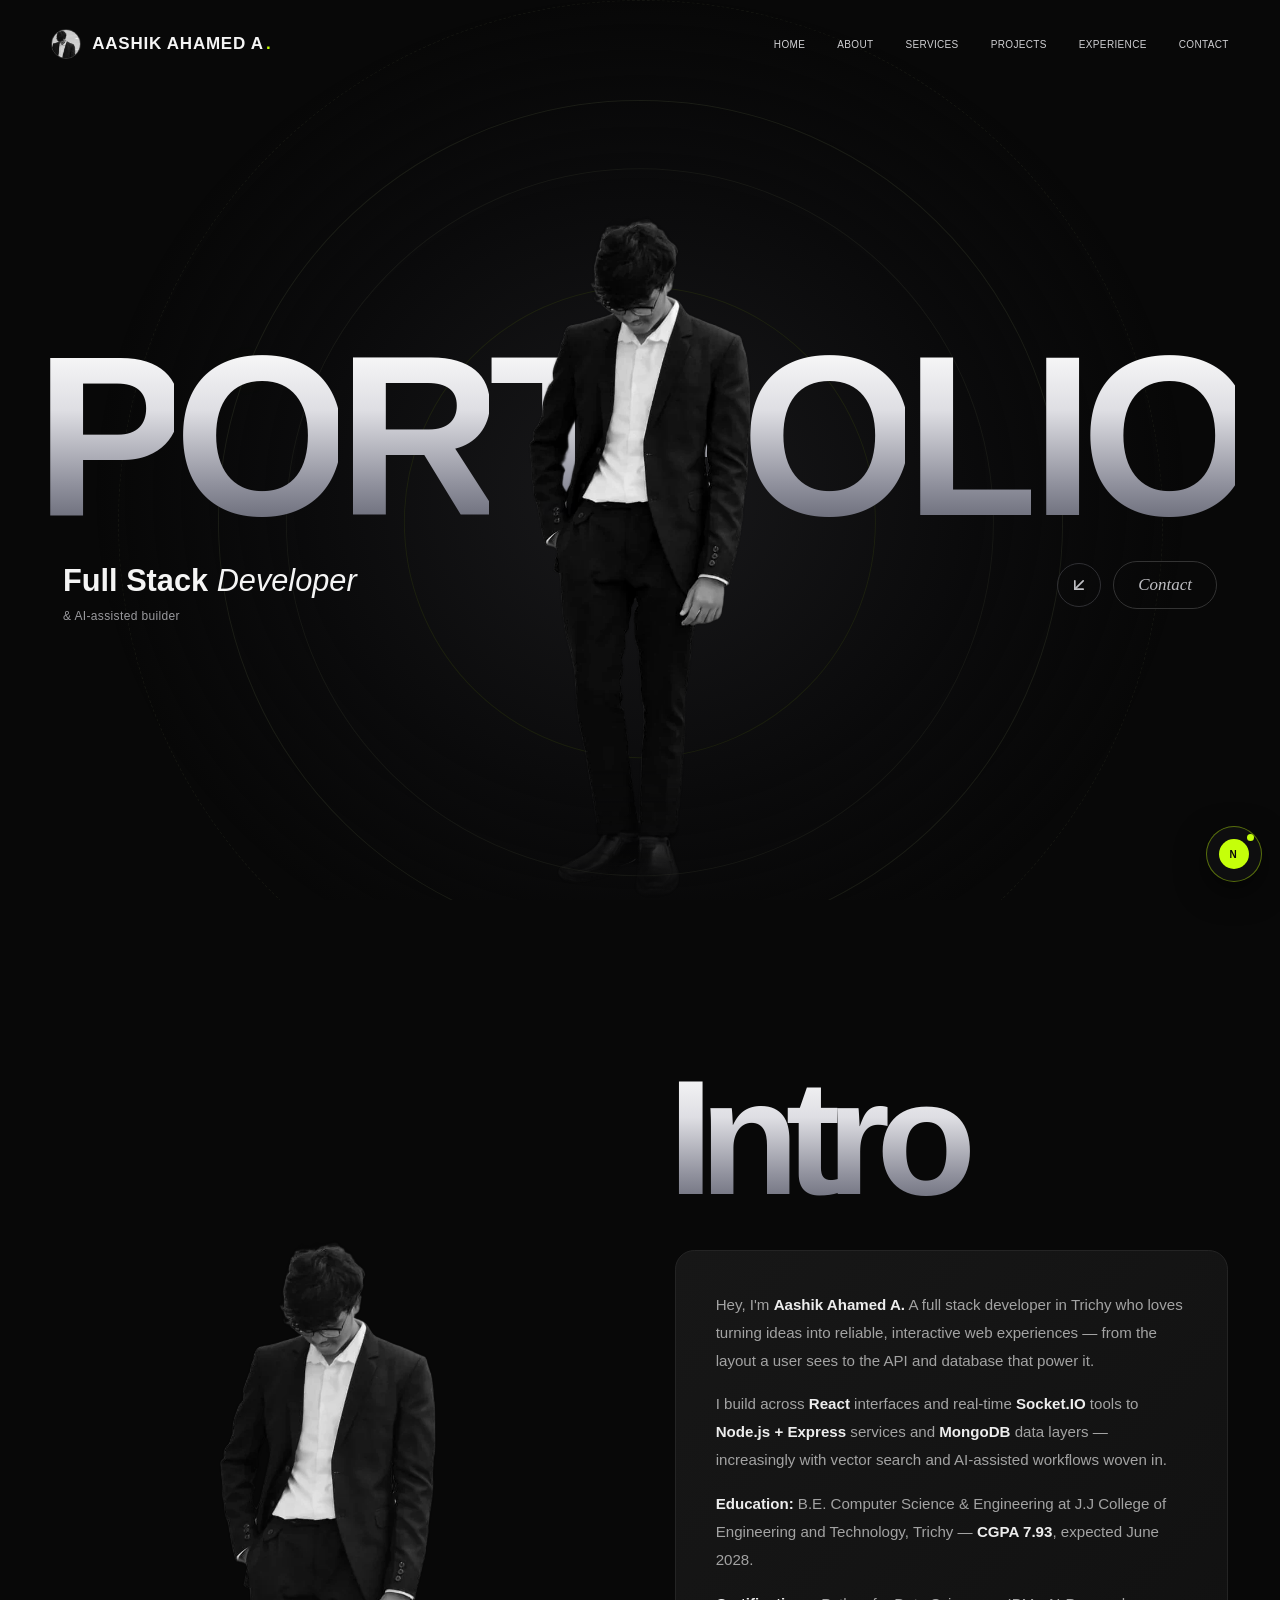
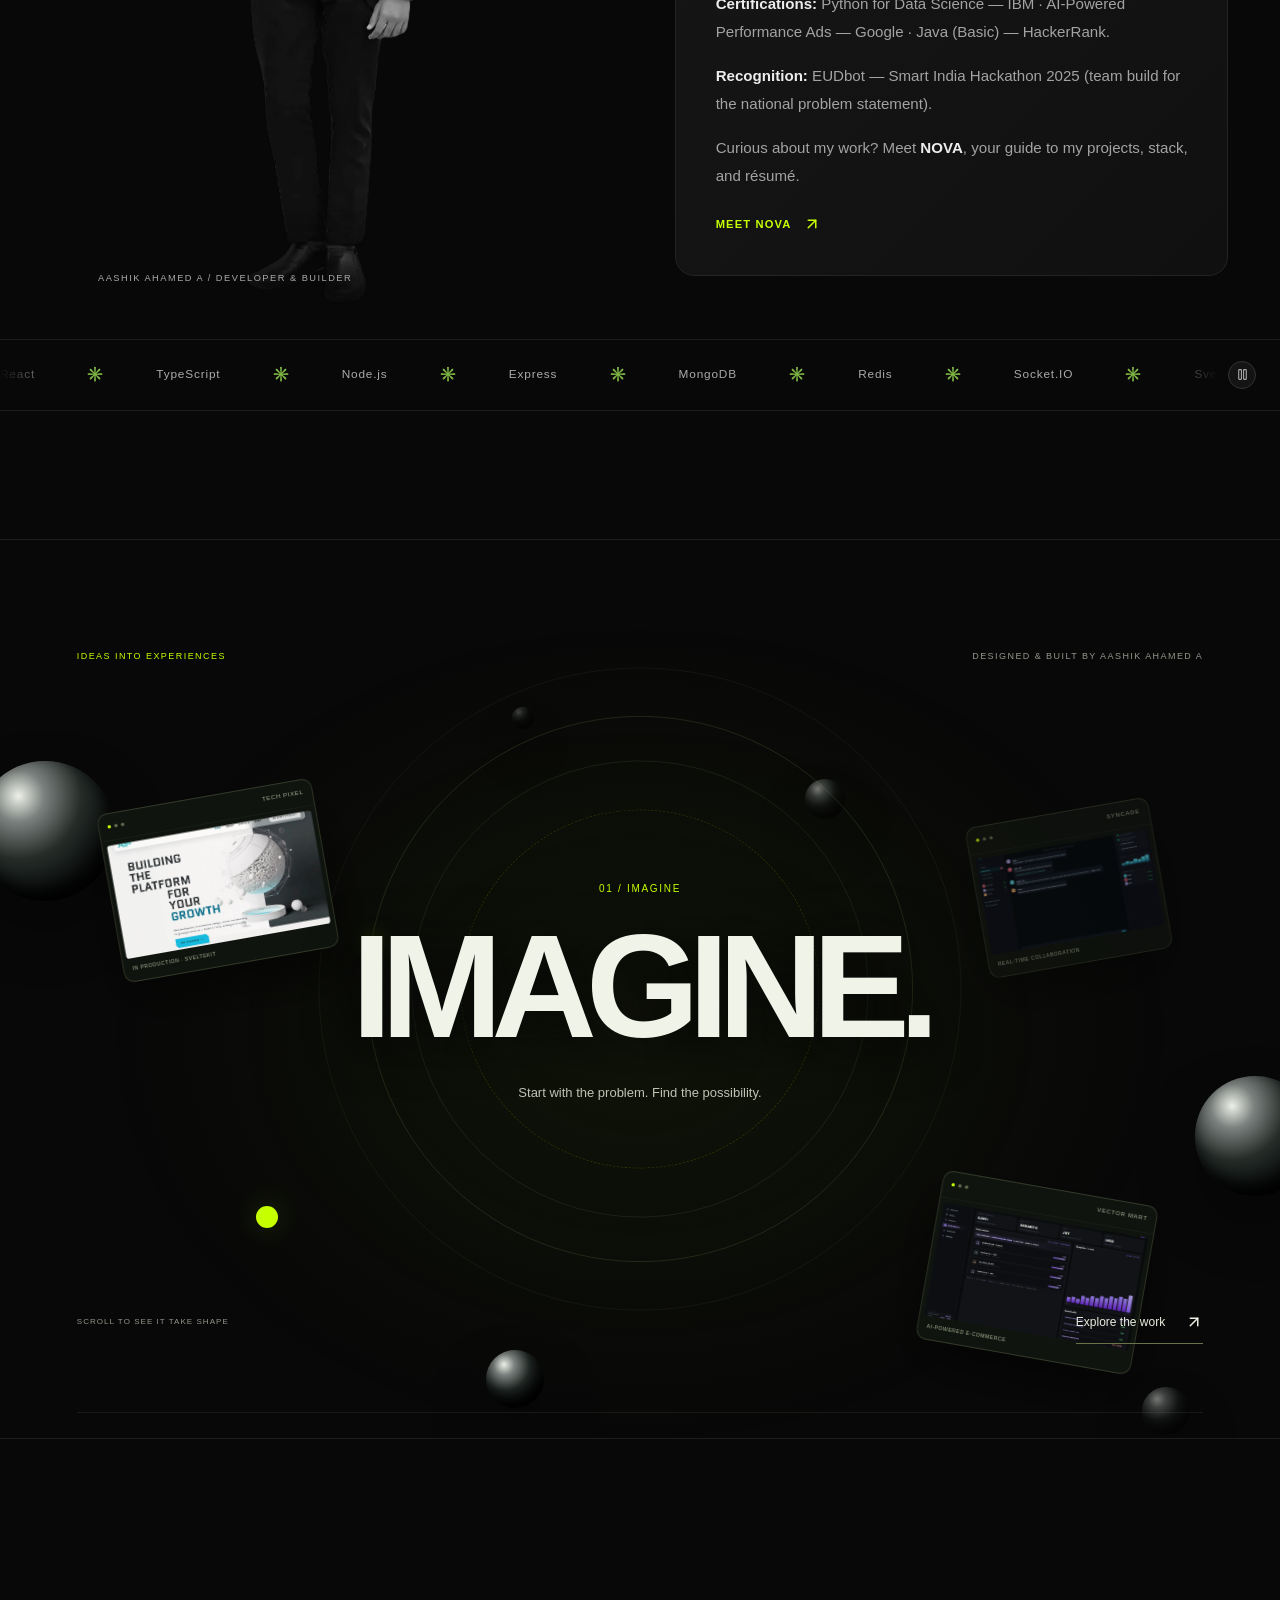
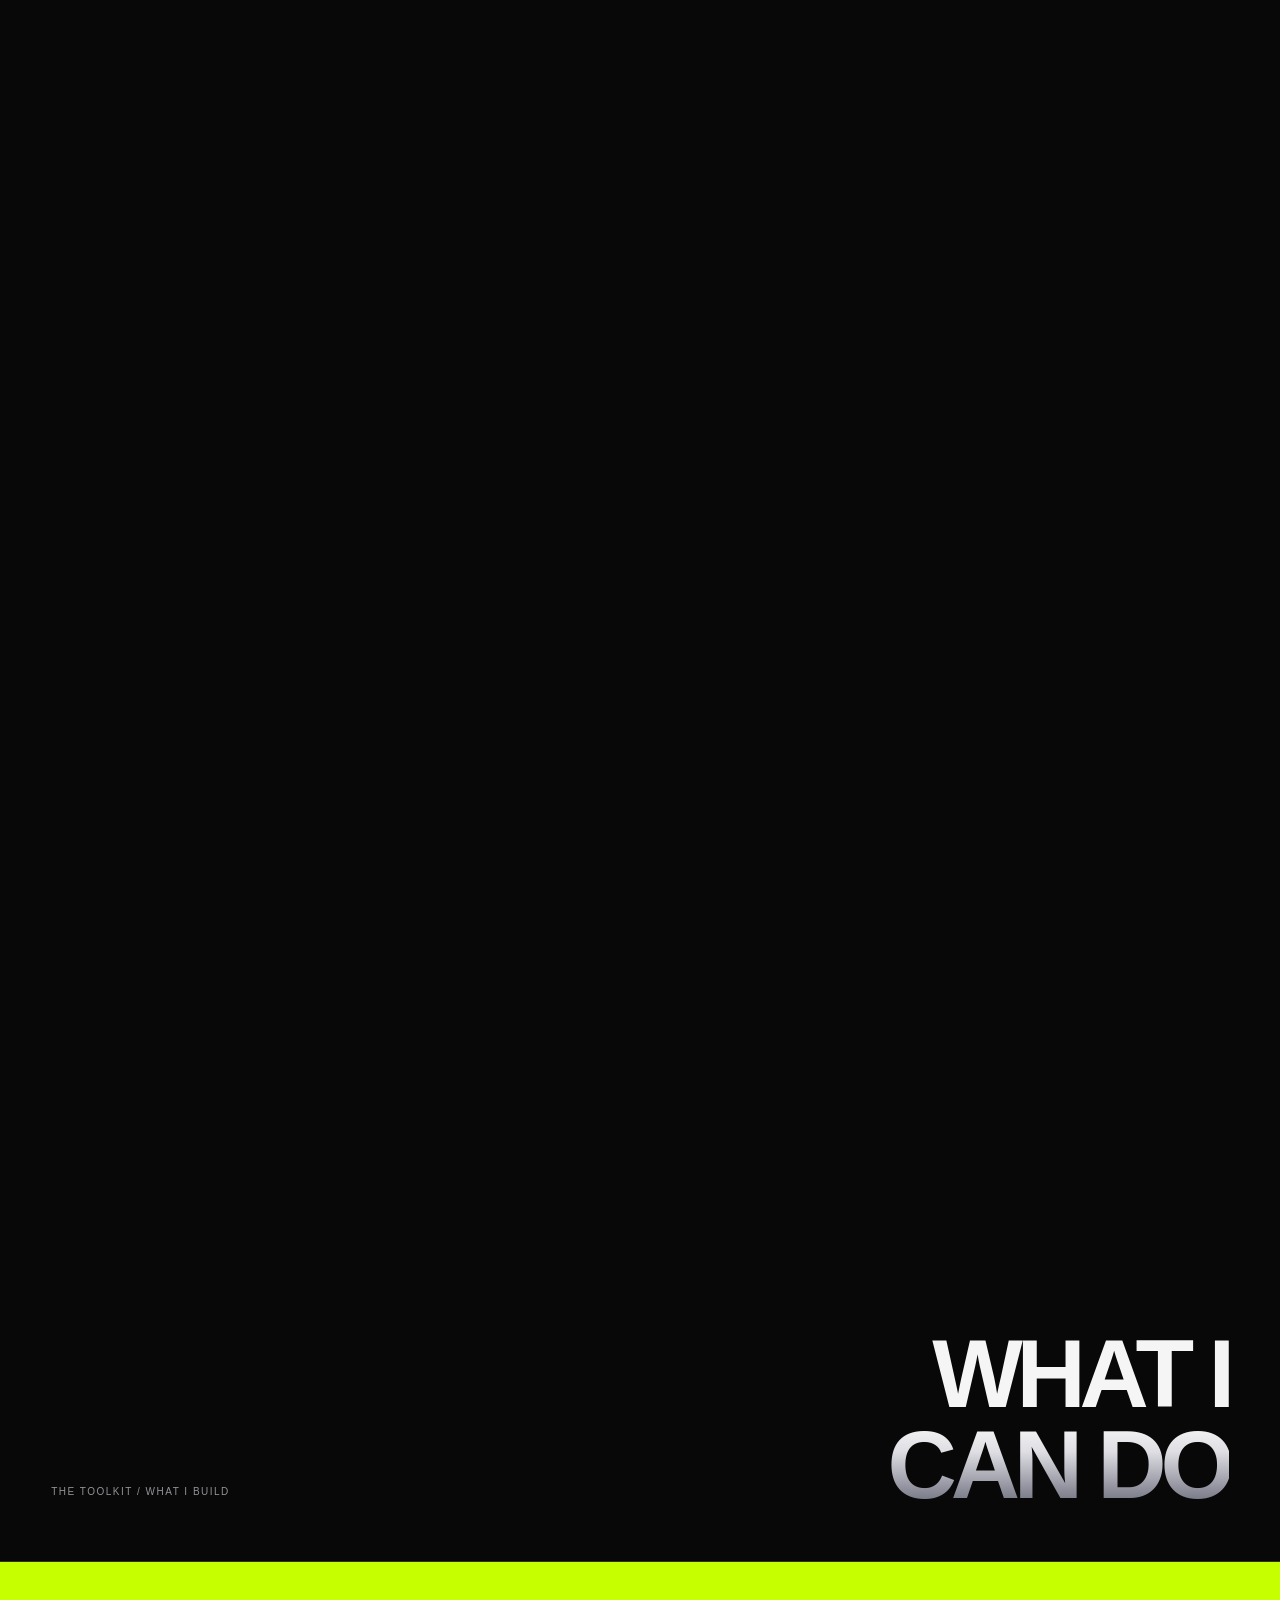
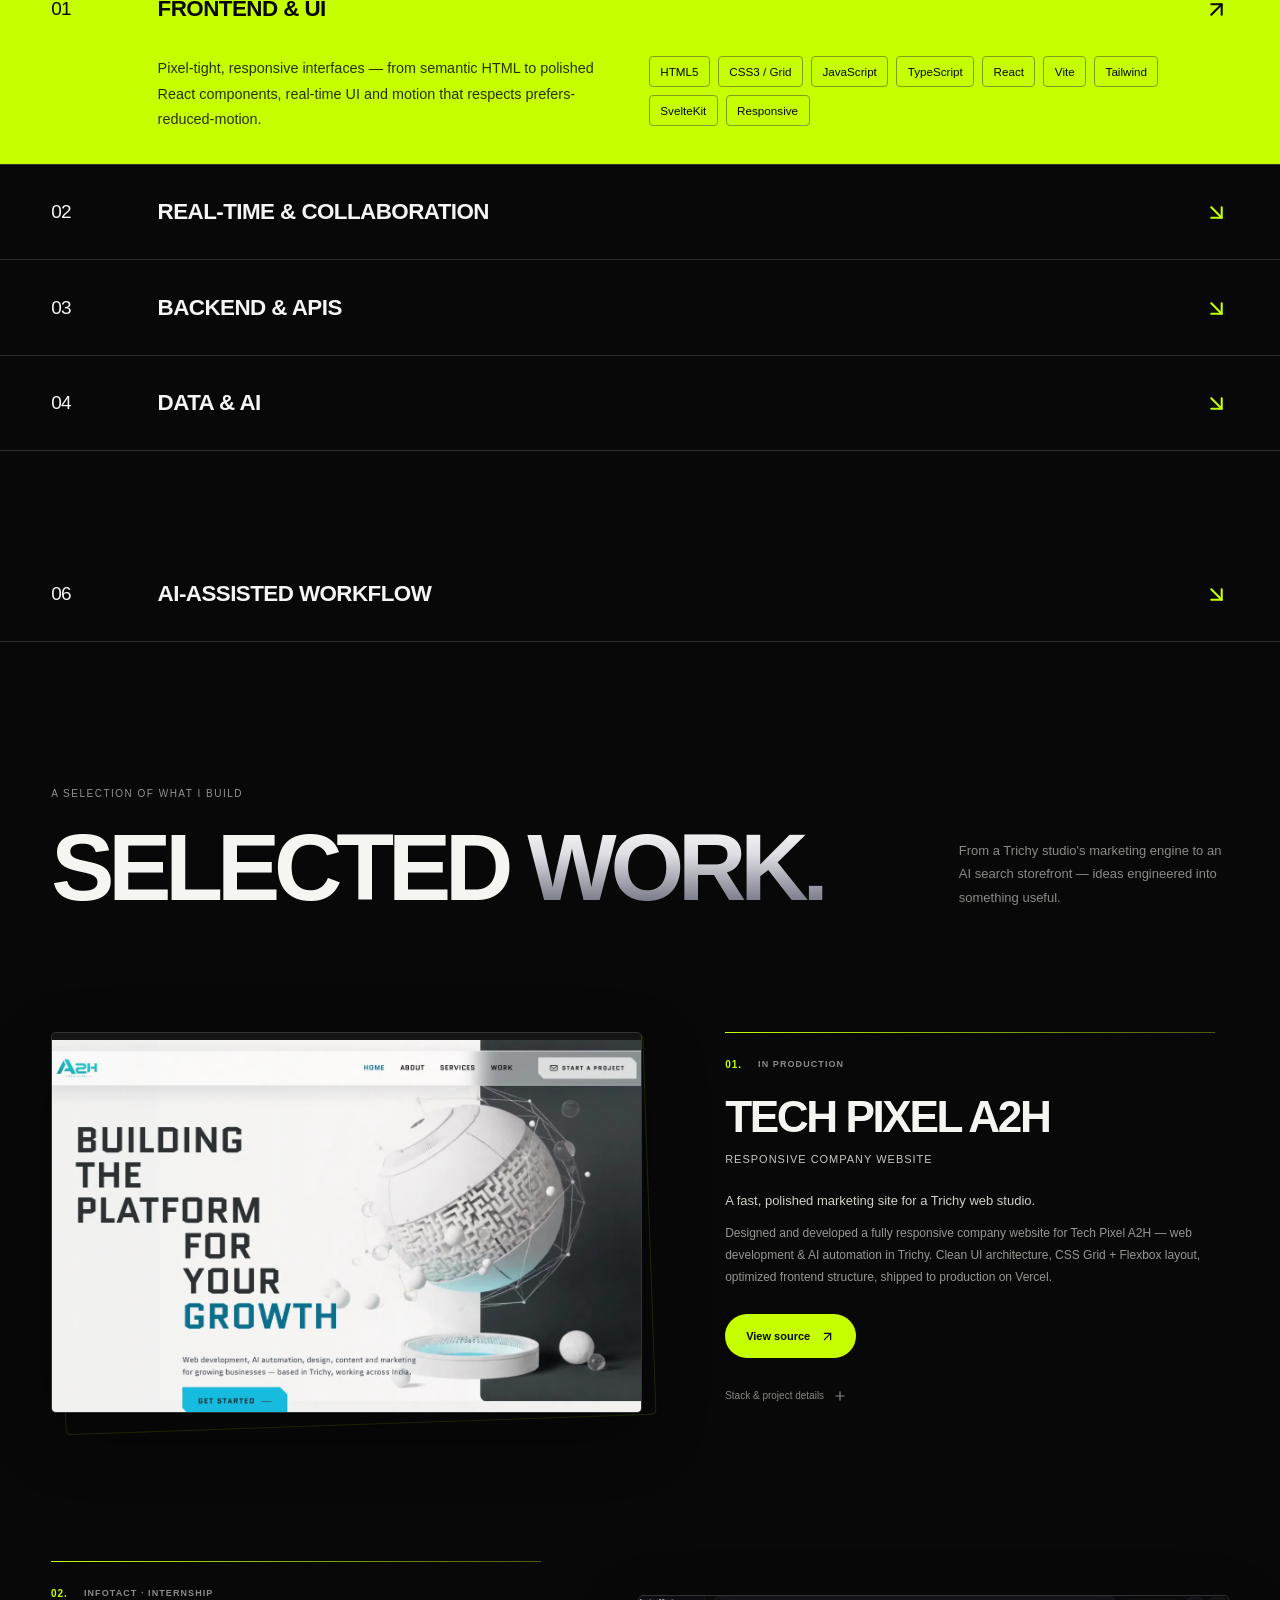
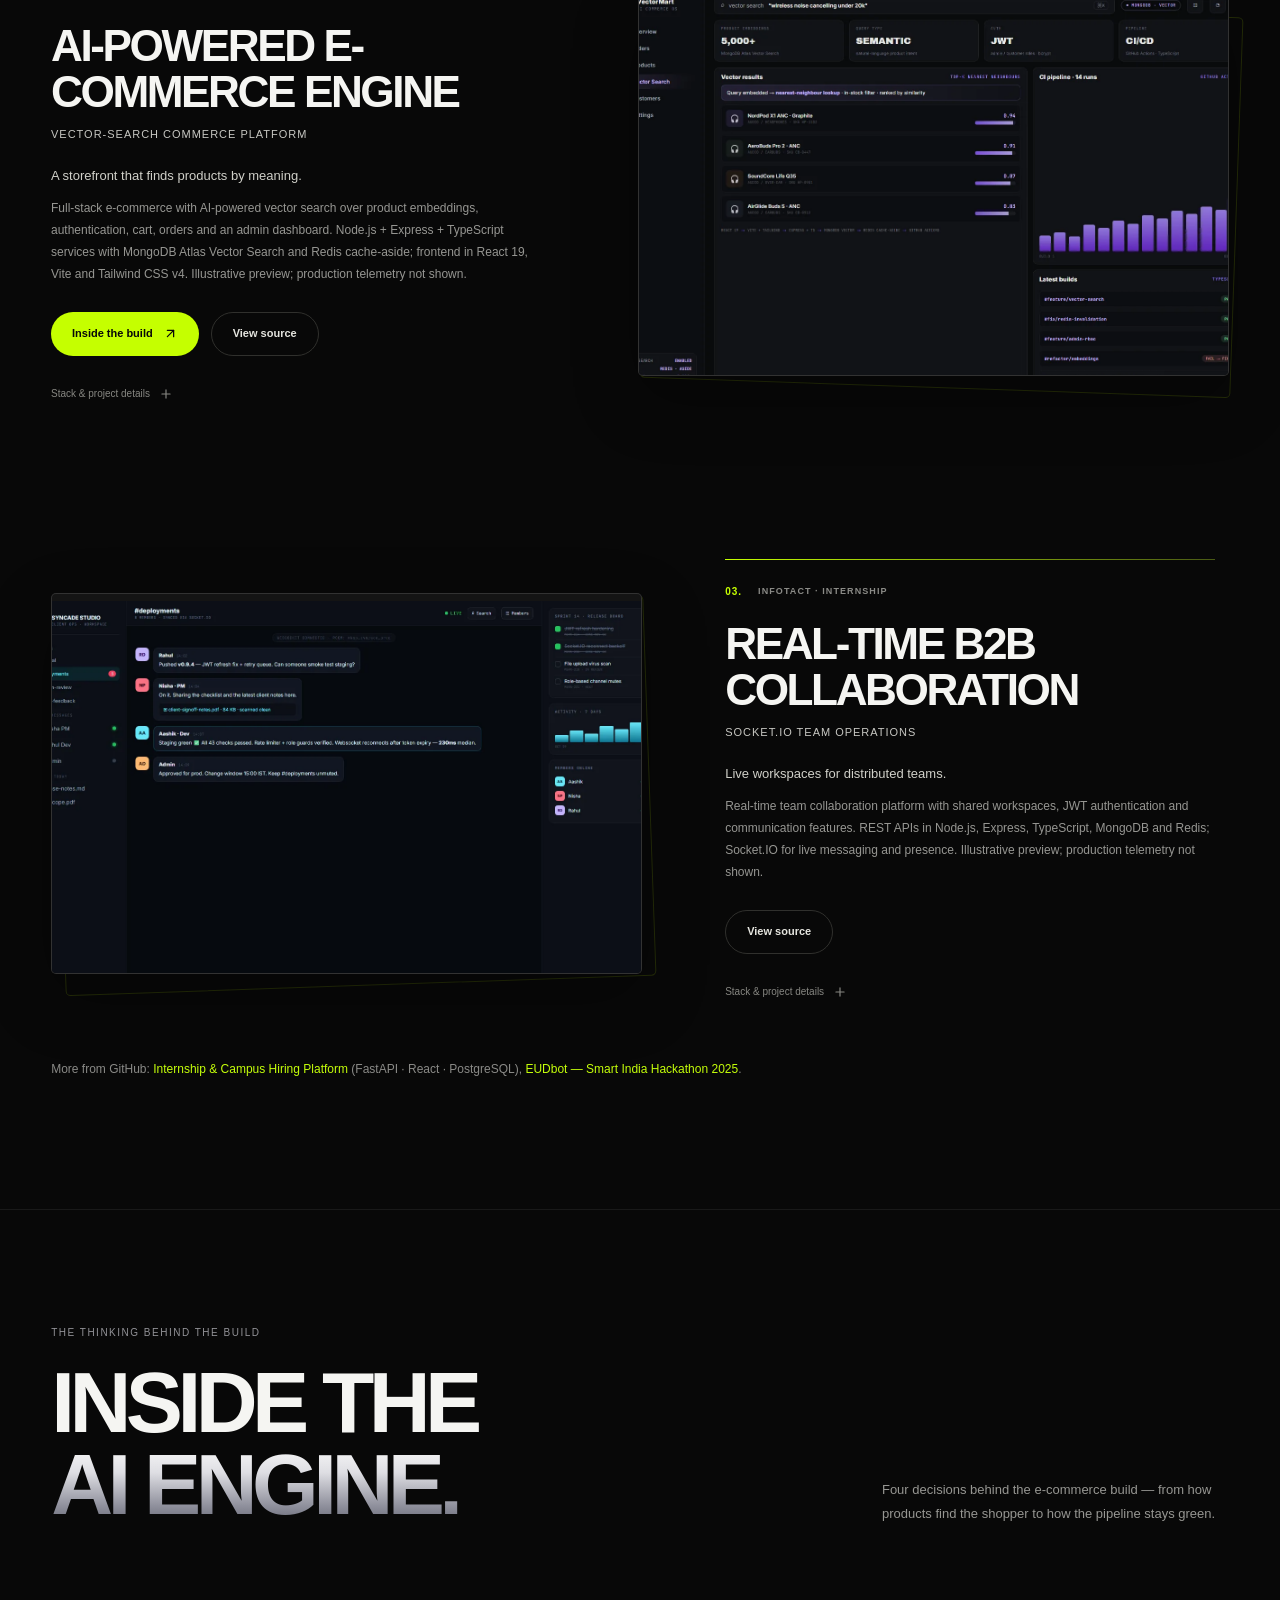
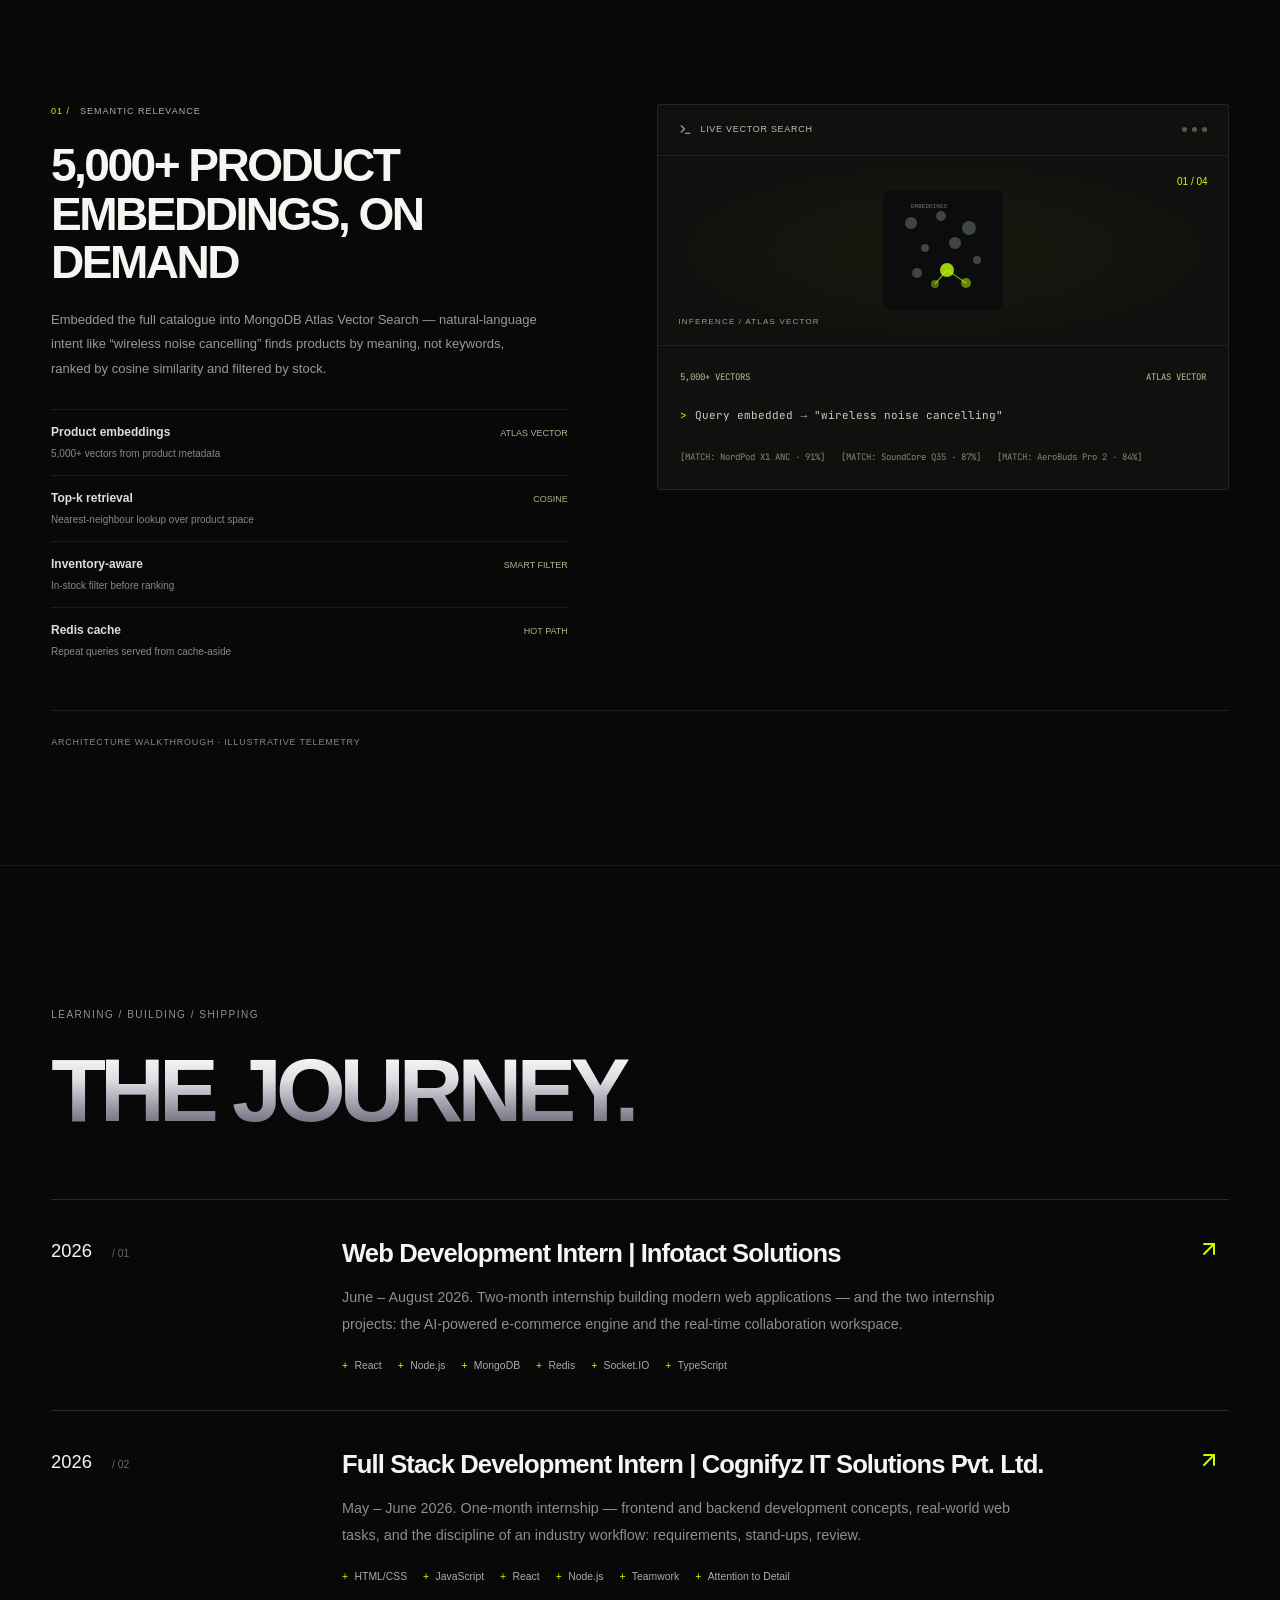
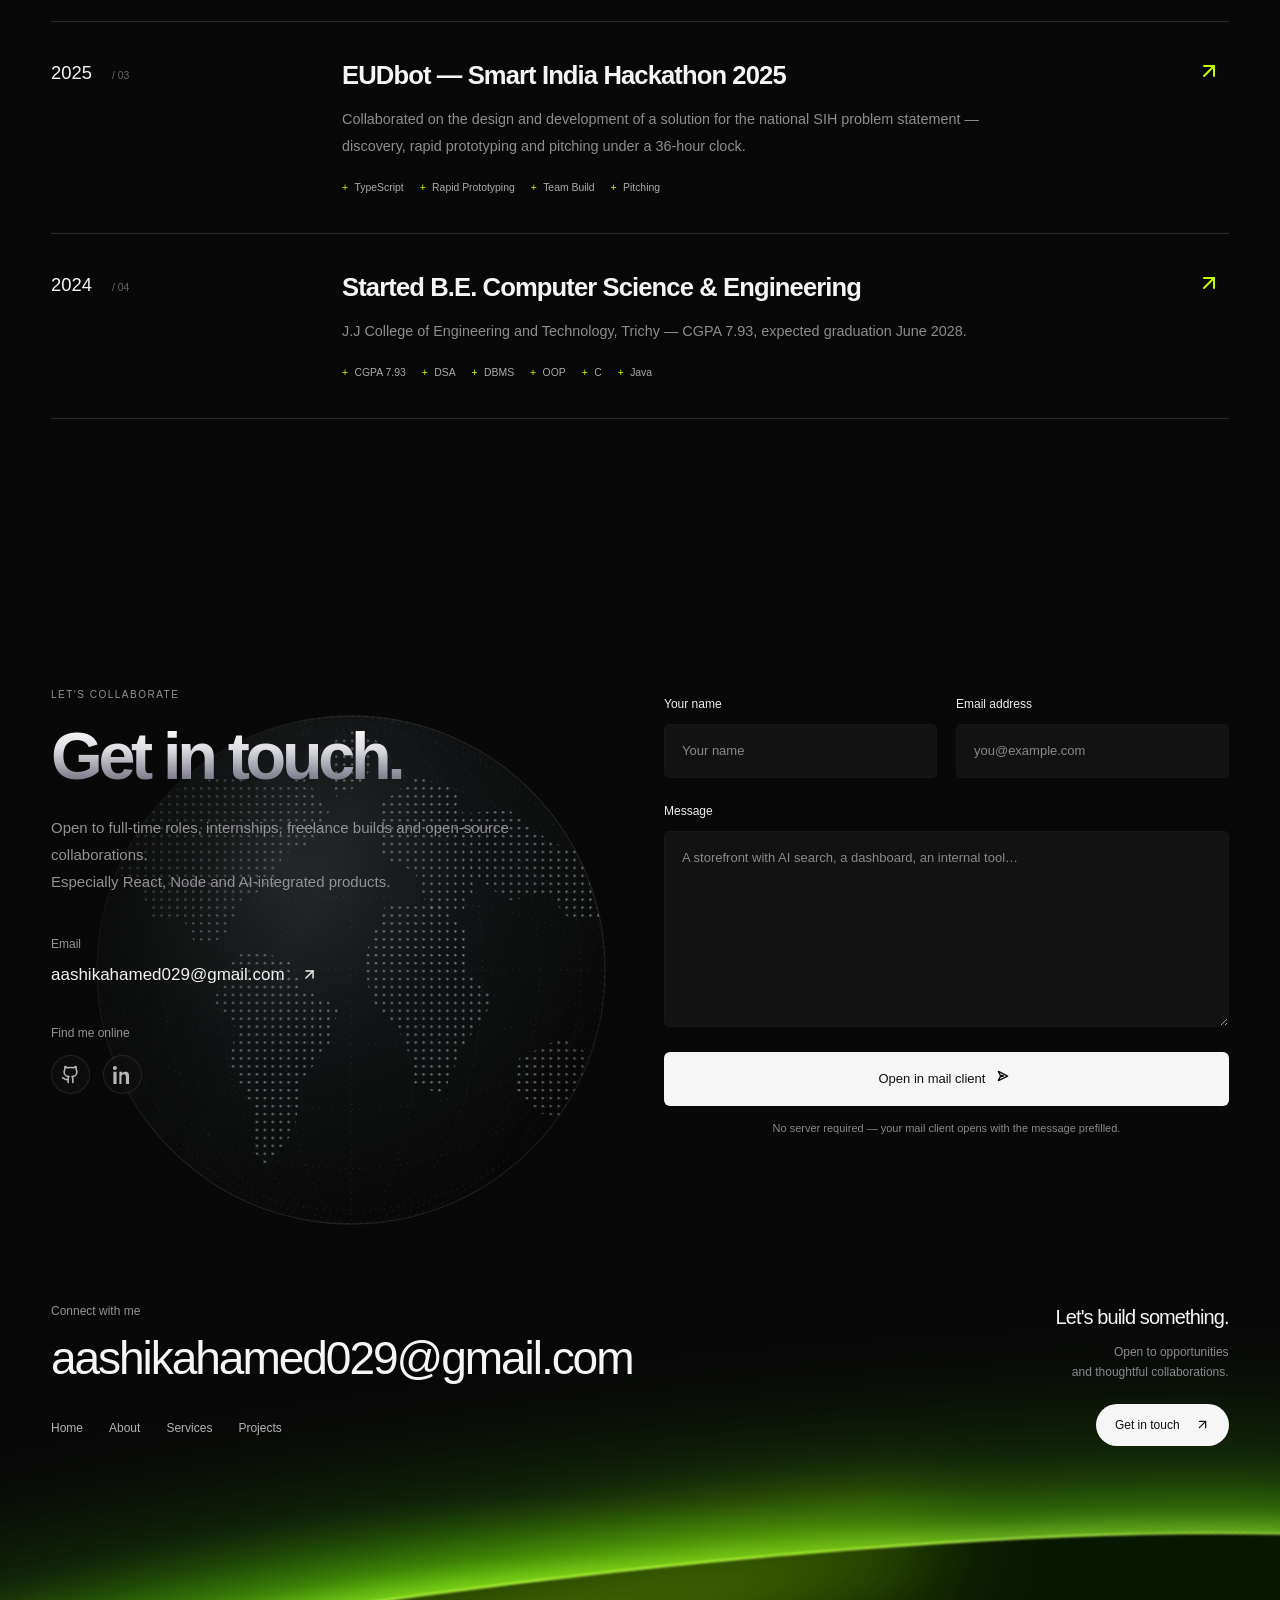
<file: index.html>
<!DOCTYPE html>
<html lang="en" class="lenis">
<head>
  <meta charset="utf-8">
  <meta name="viewport" content="width=device-width, initial-scale=1">
  <meta name="theme-color" content="#080808">
  <title>Aashik Ahamed A — Full Stack Developer | React, Node, MongoDB</title>
  <meta name="description" content="Portfolio of Aashik Ahamed A, full stack developer in Trichy, India. B.E. Computer Science at J.J College of Engineering and Technology. Responsive web apps with React, Node.js, Express, MongoDB, Redis and AI-assisted workflows.">
  <meta name="author" content="Aashik Ahamed A">
  <meta name="keywords" content="Aashik Ahamed A, full stack developer, React, Node.js, MongoDB, Redis, Socket.IO, Trichy, portfolio, J.J College of Engineering and Technology">
  <meta name="robots" content="index, follow, max-image-preview:large, max-snippet:-1, max-video-preview:-1">
  <meta name="googlebot" content="index, follow, max-image-preview:large, max-snippet:-1, max-video-preview:-1">
  <meta name="google-site-verification" content="google1c54b92ce1c885f8">
  <link rel="icon" type="image/svg+xml" href="favicon.svg">
  <link rel="canonical" href="https://aashik-ahamed.vercel.app/">
  <meta property="og:title" content="Aashik Ahamed A — Full Stack Developer">
  <meta property="og:description" content="Portfolio of Aashik Ahamed A: full stack developer in Trichy, India. React, Node.js, MongoDB, Redis, Socket.IO and AI-assisted builds.">
  <meta property="og:type" content="website">
  <meta property="og:url" content="https://aashik-ahamed.vercel.app/">
  <meta property="og:image" content="https://aashik-ahamed.vercel.app/assets/og/og-cover.jpg">
  <meta property="og:image:secure_url" content="https://aashik-ahamed.vercel.app/assets/og/og-cover.jpg">
  <meta property="og:image:width" content="1200">
  <meta property="og:image:height" content="630">
  <meta property="og:image:type" content="image/jpeg">
  <meta property="og:image:alt" content="Portrait of Aashik Ahamed A, full stack developer">
  <meta name="twitter:image:alt" content="Portrait of Aashik Ahamed A, full stack developer">
  <meta property="og:site_name" content="Aashik Ahamed A Portfolio">
  <link rel="alternate" hreflang="en" href="https://aashik-ahamed.vercel.app/">
  <link rel="alternate" hreflang="x-default" href="https://aashik-ahamed.vercel.app/">
  <meta property="og:locale" content="en_IN">
  <meta name="twitter:card" content="summary_large_image">
  <meta name="twitter:title" content="Aashik Ahamed A — Full Stack Developer">
  <meta name="twitter:description" content="Portfolio of Aashik Ahamed A: full stack developer in Trichy, India.">
  <meta name="twitter:image" content="https://aashik-ahamed.vercel.app/assets/og/og-cover.jpg">
  <script type="application/ld+json">
  {
    "@context": "https://schema.org",
    "@type": "Person",
    "name": "Aashik Ahamed A",
    "url": "https://aashik-ahamed.vercel.app/",
    "image": "https://aashik-ahamed.vercel.app/assets/aashik-portrait.webp",
    "jobTitle": "Full Stack Developer",
    "description": "Full stack developer in Trichy, India. B.E. Computer Science and Engineering at J.J College of Engineering and Technology. React, Node.js, MongoDB, Redis, Socket.IO and AI-assisted workflows.",
    "email": "mailto:aashikahamed029@gmail.com",
    "telephone": "+919944460616",
    "address": { "@type": "PostalAddress", "addressLocality": "Trichy", "addressRegion": "Tamil Nadu", "addressCountry": "IN" },
    "alumniOf": { "@type": "CollegeOrUniversity", "name": "J.J College of Engineering and Technology, Trichy" },
    "sameAs": ["https://github.com/Aashik029", "https://www.linkedin.com/in/aashikahamed029"],
    "knowsAbout": ["React", "TypeScript", "Node.js", "Express", "MongoDB", "Redis", "Socket.IO", "SvelteKit", "Vercel", "Full Stack Development"]
  }
  </script>
  <script type="application/ld+json">
  {
    "@context": "https://schema.org",
    "@type": "ProfilePage",
    "dateCreated": "2026-11-05T00:00:00+05:30",
    "dateModified": "2026-11-13T00:00:00+05:30",
    "mainEntity": {
      "@type": "Person",
      "name": "Aashik Ahamed A",
      "url": "https://aashik-ahamed.vercel.app/",
      "image": "https://aashik-ahamed.vercel.app/assets/aashik-portrait.webp",
      "jobTitle": "Full Stack Developer",
      "alumniOf": { "@type": "CollegeOrUniversity", "name": "J.J College of Engineering and Technology, Trichy" },
      "sameAs": ["https://github.com/Aashik029", "https://www.linkedin.com/in/aashikahamed029"]
    }
  }
  </script>
  <script type="application/ld+json">
  {
    "@context": "https://schema.org",
    "@type": "WebSite",
    "name": "Aashik Ahamed A Portfolio",
    "url": "https://aashik-ahamed.vercel.app/",
    "description": "Portfolio of Aashik Ahamed A, full stack developer in Trichy, India.",
    "author": { "@type": "Person", "name": "Aashik Ahamed A" },
    "inLanguage": "en-IN"
  }
  </script>
  <link rel="preload" href="assets/fonts/inter-variable.woff2" as="font" type="font/woff2" crossorigin>
  <link rel="preload" href="assets/fonts/jetbrains-mono-variable.woff2" as="font" type="font/woff2" crossorigin>
  <link rel="preload" href="assets/aashik-cutout.webp" as="image" type="image/webp">
  <link rel="stylesheet" href="css/lenis.css">
  <link rel="stylesheet" href="css/motion.css">
  <link rel="stylesheet" href="css/reference/1t49z0j411e-s.css" data-precedence="next">
  <link rel="stylesheet" href="css/reference/30wt35hnlcxl6.css" data-precedence="next">
  <link rel="stylesheet" href="css/reference/0hfr7sxt7fkf_.css" data-precedence="next">
  <link rel="stylesheet" href="css/reference/2cx24tzms5-5z.css" data-precedence="next">
  <link rel="stylesheet" href="css/reference/1c6khszku5cp0.css" data-precedence="next">
  <link rel="stylesheet" href="css/reference/0as38n43bps_4.css" data-precedence="next">
  <link rel="stylesheet" href="css/nova.css">
  <script src="js/lenis.min.js"></script>
  <script src="js/clone.js" defer></script>
</head>
<body class="inter_b5cc41a6-module__ouqqFq__variable jetbrainsmono_4dcdd91a-module__FMvNhW__variable font-sans bg-[#080808] text-[#F5F5F5] antialiased overflow-x-hidden">
  <a class="skip-link" href="#main-content">Skip to content</a>
  <div id="scroll-progress" class="fixed top-0 left-0 right-0 h-[2px] bg-gradient-brand z-[60]" style="transform-origin: 0% center; transform: scaleX(0);"></div>

  <header class="Navbar-module__cRh5nW__header ">
    <div class="portfolio-shell Navbar-module__cRh5nW__bar">
      <a class="Navbar-module__cRh5nW__brand" aria-label="Aashik — home" href="#home"><span class="Navbar-module__cRh5nW__avatar"><img alt="Aashik Ahamed" loading="lazy" decoding="async" data-nimg="fill" style="position:absolute;height:100%;width:100%;left:0;top:0;right:0;bottom:0;color:transparent;object-fit:cover;object-position:center 12%" sizes="30px" src="assets/aashik-portrait-30.webp"></span>AASHIK AHAMED A<span class="Navbar-module__cRh5nW__brandDot">.</span></a>
      <nav aria-label="Main navigation" class="Navbar-module__cRh5nW__desktopNav"><a href="#home">Home</a><a href="#about">About</a><a href="#skills">Services</a><a href="#projects">Projects</a><a href="#experience">Experience</a><a href="#contact">Contact</a></nav>
      <button class="Navbar-module__cRh5nW__menuButton" type="button" aria-label="Open menu" aria-controls="mobile-drawer" aria-expanded="false"><svg width="18" height="18" viewBox="0 0 24 24" fill="none" stroke="currentColor" stroke-width="2" stroke-linecap="round" aria-hidden="true"><path d="M4 7h16M4 12h16M4 17h10"/></svg></button>
    </div>
  </header>

  <div id="mobile-drawer" class="Navbar-module__cRh5nW__drawer" hidden aria-label="Site menu">
    <div class="Navbar-module__cRh5nW__drawerHeader"><a href="#home" class="Navbar-module__cRh5nW__brand" style="text-decoration:none">AASHIK AHAMED A<span class="Navbar-module__cRh5nW__brandDot">.</span></a><button type="button" class="Navbar-module__cRh5nW__menuButton" style="display:grid" aria-label="Close menu" aria-expanded="true"><svg width="18" height="18" viewBox="0 0 24 24" fill="none" stroke="currentColor" stroke-width="2" stroke-linecap="round" aria-hidden="true"><path d="M6 6l12 12M18 6L6 18"/></svg></button></div>
    <nav aria-label="Mobile"><a href="#home">Home</a><a href="#about">About</a><a href="#skills">Services</a><a href="#projects">Projects</a><a href="#experience">Experience</a><a href="#contact">Contact</a></nav>
    <a href="assets/Aashik-Resume.pdf" download class="wordmark-cta">Download résumé</a>
  </div>

  <main id="main-content">
    <section id="home" class="Hero-module___w2HtG__hero" aria-label="Aashik Ahamed, full stack developer and AI-assisted builder">
      <div class="Hero-module___w2HtG__ambient" aria-hidden="true"></div>
      <div class="Hero-module___w2HtG__orbitField" aria-hidden="true" style="transform: rotate(-24deg);"><i></i><i></i><i></i><span></span></div>
      <div class="portfolio-shell Hero-module___w2HtG__stage">
        <div class="Hero-module___w2HtG__headingLayer">
          <h1 class="Hero-module___w2HtG__title" aria-label="Aashik's portfolio"><span aria-hidden="true" class="silver-text">P</span><span aria-hidden="true" class="silver-text">O</span><span aria-hidden="true" class="silver-text">R</span><span aria-hidden="true" class="silver-text">T</span><span aria-hidden="true" class="silver-text">F</span><span aria-hidden="true" class="silver-text">O</span><span aria-hidden="true" class="silver-text">L</span><span aria-hidden="true" class="silver-text">I</span><span aria-hidden="true" class="silver-text">O</span></h1>
          <div class="Hero-module___w2HtG__captionRow">
            <p class="Hero-module___w2HtG__role">Full Stack <em>Developer</em><span>&amp; AI-assisted builder</span></p>
            <a class="Hero-module___w2HtG__contact" href="#contact"><span class="Hero-module___w2HtG__arrowCircle"><svg width="20" height="20" viewBox="0 0 24 24" fill="none" stroke="currentColor" stroke-width="2" stroke-linecap="round" stroke-linejoin="round" aria-hidden="true"><path d="M17 7 7 17"></path><path d="M17 17H7V7"></path></svg></span><em>Contact</em></a>
          </div>
        </div>
        <div class="Hero-module___w2HtG__portraitLayer">
          <div class="Hero-module___w2HtG__portrait"><img alt="Aashik Ahamed wearing a dark suit with a white shirt, looking down" decoding="async" class="Hero-module___w2HtG__photo" style="position:absolute;height:100%;width:100%;left:0;top:0;right:0;bottom:0;color:transparent;object-fit:contain;object-position:center bottom" src="assets/aashik-cutout.webp"></div>
        </div>
        <div class="Hero-module___w2HtG__bottomRow">
          <p><span class="Hero-module___w2HtG__statusDot"></span> AVAILABLE FOR COLLABORATIONS</p>
          <a href="#about">SCROLL TO EXPLORE <svg width="13" height="13" viewBox="0 0 24 24" fill="none" stroke="currentColor" stroke-width="2" stroke-linecap="round" stroke-linejoin="round" aria-hidden="true"><path d="M12 5v14"></path><path d="m19 12-7 7-7-7"></path></svg></a>
          <a href="#projects" class="Hero-module___w2HtG__workLink">SELECTED WORK <svg width="14" height="14" viewBox="0 0 24 24" fill="none" stroke="currentColor" stroke-width="2" stroke-linecap="round" stroke-linejoin="round" aria-hidden="true"><path d="M7 7h10v10"></path><path d="M7 17 17 7"></path></svg></a>
        </div>
      </div>
    </section>

    <section id="about" class="EditorialSections-module__YfyJba__about" aria-labelledby="intro-heading">
      <div class="portfolio-shell EditorialSections-module__YfyJba__introGrid">
        <div class="EditorialSections-module__YfyJba__introPortrait"><img alt="Aashik Ahamed in a dark suit, white shirt, looking down — black and white" loading="lazy" decoding="async" class="EditorialSections-module__YfyJba__introImage" style="position:absolute;height:100%;width:100%;left:0;top:0;right:0;bottom:0;color:transparent;object-fit:contain;object-position:center bottom" src="assets/aashik-cutout.webp"><span class="EditorialSections-module__YfyJba__portraitCaption">AASHIK AHAMED A / DEVELOPER &amp; BUILDER</span></div>
        <div class="EditorialSections-module__YfyJba__introCopy">
          <h2 id="intro-heading" class="silver-text EditorialSections-module__YfyJba__introTitle">Intro</h2>
          <div class="EditorialSections-module__YfyJba__bioCard">
            <p>Hey, I'm <strong>Aashik Ahamed A.</strong> A full stack developer in Trichy who loves turning ideas into reliable, interactive web experiences — from the layout a user sees to the API and database that power it.</p>
            <p>I build across <strong>React</strong> interfaces and real-time <strong>Socket.IO</strong> tools to <strong>Node.js + Express</strong> services and <strong>MongoDB</strong> data layers — increasingly with vector search and AI-assisted workflows woven in.</p>
            <p><strong>Education:</strong> B.E. Computer Science &amp; Engineering at J.J College of Engineering and Technology, Trichy — <strong>CGPA 7.93</strong>, expected June 2028.</p>
            <p><strong>Certifications:</strong> Python for Data Science — IBM · AI-Powered Performance Ads — Google · Java (Basic) — HackerRank.</p>
            <p><strong>Recognition:</strong> EUDbot — Smart India Hackathon 2025 (team build for the national problem statement).</p>
            <p>Curious about my work? Meet <strong>NOVA</strong>, your guide to my projects, stack, and résumé.</p>
            <a href="#nova" class="EditorialSections-module__YfyJba__textLink" id="nova-open-about">MEET NOVA <svg width="18" height="18" viewBox="0 0 24 24" fill="none" stroke="currentColor" stroke-width="2" stroke-linecap="round" stroke-linejoin="round" aria-hidden="true"><path d="M7 7h10v10"></path><path d="M7 17 17 7"></path></svg></a>
          </div>
        </div>
      </div>
      <div class="EditorialSections-module__YfyJba__marquee">
        <div class="EditorialSections-module__YfyJba__marqueeWindow"><div class="EditorialSections-module__YfyJba__marqueeTrack" style="animation-play-state:running"><div class="EditorialSections-module__YfyJba__marqueeGroup"><span>React<i aria-hidden="true">✳</i></span><span>TypeScript<i aria-hidden="true">✳</i></span><span>Node.js<i aria-hidden="true">✳</i></span><span>Express<i aria-hidden="true">✳</i></span><span>MongoDB<i aria-hidden="true">✳</i></span><span>Redis<i aria-hidden="true">✳</i></span><span>Socket.IO<i aria-hidden="true">✳</i></span><span>SvelteKit<i aria-hidden="true">✳</i></span><span>Vercel<i aria-hidden="true">✳</i></span><span>GitHub Actions<i aria-hidden="true">✳</i></span></div><div class="EditorialSections-module__YfyJba__marqueeGroup" aria-hidden="true"><span>React<i aria-hidden="true">✳</i></span><span>TypeScript<i aria-hidden="true">✳</i></span><span>Node.js<i aria-hidden="true">✳</i></span><span>Express<i aria-hidden="true">✳</i></span><span>MongoDB<i aria-hidden="true">✳</i></span><span>Redis<i aria-hidden="true">✳</i></span><span>Socket.IO<i aria-hidden="true">✳</i></span><span>SvelteKit<i aria-hidden="true">✳</i></span><span>Vercel<i aria-hidden="true">✳</i></span><span>GitHub Actions<i aria-hidden="true">✳</i></span></div></div></div>
        <button type="button" class="EditorialSections-module__YfyJba__marqueeControl" id="marquee-toggle" aria-label="Pause technology animation"><svg width="13" height="13" viewBox="0 0 24 24" fill="none" stroke="currentColor" stroke-width="2" stroke-linecap="round" stroke-linejoin="round" aria-hidden="true"><rect x="14" y="3" width="5" height="18" rx="1"></rect><rect x="5" y="3" width="5" height="18" rx="1"></rect></svg></button>
      </div>
    </section>

    <section class="ScrollStory-module__QPMO4G__story" data-reduced="false" aria-labelledby="process-heading">
      <h2 id="process-heading" class="sr-only">How I work: identify, engineer, ship</h2>
      <div class="ScrollStory-module__QPMO4G__sticky">
        <div class="ScrollStory-module__QPMO4G__topline"><span>IDEAS INTO EXPERIENCES</span><span>DESIGNED &amp; BUILT BY AASHIK AHAMED A</span></div>
        <div class="ScrollStory-module__QPMO4G__stage" aria-hidden="true">
          <div class="ScrollStory-module__QPMO4G__sphereField"><span class="ScrollStory-module__QPMO4G__sphere"></span><span class="ScrollStory-module__QPMO4G__sphere"></span><span class="ScrollStory-module__QPMO4G__sphere"></span><span class="ScrollStory-module__QPMO4G__sphere"></span><span class="ScrollStory-module__QPMO4G__sphere"></span><span class="ScrollStory-module__QPMO4G__sphere"></span><span class="ScrollStory-module__QPMO4G__sphere"></span></div>
          <div class="ScrollStory-module__QPMO4G__orbit"><i></i><i></i><i></i><span class="ScrollStory-module__QPMO4G__orbitLight"></span></div>
          <div class="ScrollStory-module__QPMO4G__preview ScrollStory-module__QPMO4G__preview0" data-preview="0"><div class="ScrollStory-module__QPMO4G__previewBar"><span></span><span></span><span></span><b>TECH PIXEL</b></div><div class="ScrollStory-module__QPMO4G__previewImage"><img alt="" loading="eager" decoding="async" style="position:absolute;height:100%;width:100%;left:0;top:0;right:0;bottom:0;object-fit:cover;border-radius:4px" src="assets/techpixel-hero.webp"></div><p>IN PRODUCTION · SVELTEKIT</p></div>
          <div class="ScrollStory-module__QPMO4G__preview ScrollStory-module__QPMO4G__preview1" data-preview="1"><div class="ScrollStory-module__QPMO4G__previewBar"><span></span><span></span><span></span><b>VECTOR MART</b></div><div class="ScrollStory-module__QPMO4G__previewImage"><img alt="" loading="eager" decoding="async" style="position:absolute;height:100%;width:100%;left:0;top:0;right:0;bottom:0;object-fit:cover;border-radius:4px" src="assets/mock-ecommerce.webp"></div><p>AI-POWERED E-COMMERCE</p></div>
          <div class="ScrollStory-module__QPMO4G__preview ScrollStory-module__QPMO4G__preview2" data-preview="2"><div class="ScrollStory-module__QPMO4G__previewBar"><span></span><span></span><span></span><b>SYNCADE</b></div><div class="ScrollStory-module__QPMO4G__previewImage"><img alt="" loading="eager" decoding="async" style="position:absolute;height:100%;width:100%;left:0;top:0;right:0;bottom:0;object-fit:cover;border-radius:4px" src="assets/mock-collab.webp"></div><p>REAL-TIME COLLABORATION</p></div>
        </div>
        <div class="ScrollStory-module__QPMO4G__chapterStage" aria-hidden="true">
          <div class="ScrollStory-module__QPMO4G__chapter is-active" data-chapter="0" style="opacity:1; transform:none">
            <p class="ScrollStory-module__QPMO4G__chapterLabel">01 / IMAGINE</p>
            <div class="ScrollStory-module__QPMO4G__word">IMAGINE.</div>
            <p class="ScrollStory-module__QPMO4G__chapterDetail">Start with the problem. Find the possibility.</p>
          </div>
          <div class="ScrollStory-module__QPMO4G__chapter" data-chapter="1" style="opacity:0">
            <p class="ScrollStory-module__QPMO4G__chapterLabel">02 / ENGINEER</p>
            <div class="ScrollStory-module__QPMO4G__word">ENGINEER.</div>
            <p class="ScrollStory-module__QPMO4G__chapterDetail">Interfaces, intelligence — and everything underneath.</p>
          </div>
          <div class="ScrollStory-module__QPMO4G__chapter" data-chapter="2" style="opacity:0">
            <p class="ScrollStory-module__QPMO4G__chapterLabel">03 / LAUNCH</p>
            <div class="ScrollStory-module__QPMO4G__word">LAUNCH.</div>
            <p class="ScrollStory-module__QPMO4G__chapterDetail">Deploy it, verify it, keep the pipeline green — then iterate.</p>
          </div>
        </div>
        <div class="ScrollStory-module__QPMO4G__bottomline"><span class="ScrollStory-module__QPMO4G__scrollHint">SCROLL TO SEE IT TAKE SHAPE</span><a href="#projects">Explore the work <svg width="18" height="18" viewBox="0 0 24 24" fill="none" stroke="currentColor" stroke-width="2" stroke-linecap="round" stroke-linejoin="round" aria-hidden="true"><path d="M7 7h10v10"></path><path d="M7 17 17 7"></path></svg></a></div>
        <div class="ScrollStory-module__QPMO4G__progress"><span id="story-progress-bar" style="transform: scaleX(0);"></span></div>
      </div>
    </section>

    <section id="skills" class="EditorialSections-module__YfyJba__services" aria-labelledby="services-heading">
      <div class="portfolio-shell EditorialSections-module__YfyJba__sectionTop">
        <p class="eyebrow">THE TOOLKIT / WHAT I BUILD</p>
        <h2 id="services-heading" class="EditorialSections-module__YfyJba__serviceHeading">WHAT I<br><span class="silver-text">CAN DO</span></h2>
      </div>
      <div class="EditorialSections-module__YfyJba__serviceList" id="service-list">
        <div class="EditorialSections-module__YfyJba__serviceItem" data-open="true">
          <div class="portfolio-shell"><h3><button id="service-trigger-0" type="button" class="EditorialSections-module__YfyJba__serviceTrigger" aria-expanded="true" aria-controls="service-panel-0"><span class="EditorialSections-module__YfyJba__serviceNumber">01</span><span>Frontend &amp; UI</span><svg width="25" height="25" viewBox="0 0 24 24" fill="none" stroke="currentColor" stroke-width="2" stroke-linecap="round" stroke-linejoin="round" class="lucide lucide-arrow-down-right EditorialSections-module__YfyJba__serviceArrow" aria-hidden="true"><path d="m7 7 10 10"></path><path d="M17 7v10H7"></path></svg></button></h3>
          <div id="service-panel-0" role="region" aria-labelledby="service-trigger-0" class="EditorialSections-module__YfyJba__servicePanel" aria-hidden="false"><div class="EditorialSections-module__YfyJba__servicePanelInner"><div class="EditorialSections-module__YfyJba__serviceDetails"><p>Pixel-tight, responsive interfaces — from semantic HTML to polished React components, real-time UI and motion that respects prefers-reduced-motion.</p><ul class="EditorialSections-module__YfyJba__skillTags" aria-label="Frontend stack"><li>HTML5</li><li>CSS3 / Grid</li><li>JavaScript</li><li>TypeScript</li><li>React</li><li>Vite</li><li>Tailwind</li><li>SvelteKit</li><li>Responsive</li></ul></div></div></div></div>
        </div>
        <div class="EditorialSections-module__YfyJba__serviceItem" data-open="false">
          <div class="portfolio-shell"><h3><button id="service-trigger-1" type="button" class="EditorialSections-module__YfyJba__serviceTrigger" aria-expanded="false" aria-controls="service-panel-1"><span class="EditorialSections-module__YfyJba__serviceNumber">02</span><span>Real-time &amp; Collaboration</span><svg width="25" height="25" viewBox="0 0 24 24" fill="none" stroke="currentColor" stroke-width="2" stroke-linecap="round" stroke-linejoin="round" class="lucide lucide-arrow-down-right EditorialSections-module__YfyJba__serviceArrow" aria-hidden="true"><path d="m7 7 10 10"></path><path d="M17 7v10H7"></path></svg></button></h3>
          <div id="service-panel-1" role="region" aria-labelledby="service-trigger-1" class="EditorialSections-module__YfyJba__servicePanel" aria-hidden="true" inert><div class="EditorialSections-module__YfyJba__servicePanelInner"><div class="EditorialSections-module__YfyJba__serviceDetails"><p>Live experiences that feel instant — Socket.IO rooms for chat and presence, optimistic UI, and reconnection logic that survives flaky networks. Built for the Infotact collaboration workspace.</p><ul class="EditorialSections-module__YfyJba__skillTags" aria-label="Real-time stack"><li>Socket.IO</li><li>WebSockets</li><li>Presence</li><li>Live Chat</li><li>Rooms</li><li>JWT Auth</li><li>React</li></ul></div></div></div></div>
        </div>
        <div class="EditorialSections-module__YfyJba__serviceItem" data-open="false">
          <div class="portfolio-shell"><h3><button id="service-trigger-2" type="button" class="EditorialSections-module__YfyJba__serviceTrigger" aria-expanded="false" aria-controls="service-panel-2"><span class="EditorialSections-module__YfyJba__serviceNumber">03</span><span>Backend &amp; APIs</span><svg width="25" height="25" viewBox="0 0 24 24" fill="none" stroke="currentColor" stroke-width="2" stroke-linecap="round" stroke-linejoin="round" class="lucide lucide-arrow-down-right EditorialSections-module__YfyJba__serviceArrow" aria-hidden="true"><path d="m7 7 10 10"></path><path d="M17 7v10H7"></path></svg></button></h3>
          <div id="service-panel-2" role="region" aria-labelledby="service-trigger-2" class="EditorialSections-module__YfyJba__servicePanel" aria-hidden="true" inert><div class="EditorialSections-module__YfyJba__servicePanelInner"><div class="EditorialSections-module__YfyJba__serviceDetails"><p>REST APIs and application services with Node.js, Express and TypeScript — authentication, validation, structured errors, clean boundaries between route, controller and data layer.</p><ul class="EditorialSections-module__YfyJba__skillTags" aria-label="Backend stack"><li>Node.js</li><li>Express</li><li>TypeScript</li><li>REST APIs</li><li>JWT</li><li>bcrypt</li><li>RBAC</li><li>Zod</li></ul></div></div></div></div>
        </div>
        <div class="EditorialSections-module__YfyJba__serviceItem" data-open="false">
          <div class="portfolio-shell"><h3><button id="service-trigger-3" type="button" class="EditorialSections-module__YfyJba__serviceTrigger" aria-expanded="false" aria-controls="service-panel-3"><span class="EditorialSections-module__YfyJba__serviceNumber">04</span><span>Data &amp; AI</span><svg width="25" height="25" viewBox="0 0 24 24" fill="none" stroke="currentColor" stroke-width="2" stroke-linecap="round" stroke-linejoin="round" class="lucide lucide-arrow-down-right EditorialSections-module__YfyJba__serviceArrow" aria-hidden="true"><path d="m7 7 10 10"></path><path d="M17 7v10H7"></path></svg></button></h3>
          <div id="service-panel-3" role="region" aria-labelledby="service-trigger-3" class="EditorialSections-module__YfyJba__servicePanel" aria-hidden="true" inert><div class="EditorialSections-module__YfyJba__servicePanelInner"><div class="EditorialSections-module__YfyJba__serviceDetails"><p>Data modelling and AI-assisted product work — MongoDB Atlas Vector Search over 5,000+ product embeddings, Redis cache-aside for hot paths, and honest AI-augmented delivery.</p><ul class="EditorialSections-module__YfyJba__skillTags" aria-label="Data and AI stack"><li>MongoDB</li><li>Vector Search</li><li>Redis</li><li>Cache-Aside</li><li>Embeddings</li><li>AI-Assisted Dev</li><li>Prompting</li></ul></div></div></div></div>
        </div>
        <div class="EditorialSections-module__YfyJba__serviceItem" data-open="false">
          <div class="portfolio-shell"><h3><button id="service-trigger-4" type="button" class="EditorialSections-module__YfyJba__serviceTrigger" aria-expanded="false" aria-controls="service-panel-4"><span class="EditorialSections-module__YfyJba__serviceNumber">05</span><span>Tools &amp; Delivery</span><svg width="25" height="25" viewBox="0 0 24 24" fill="none" stroke="currentColor" stroke-width="2" stroke-linecap="round" stroke-linejoin="round" class="lucide lucide-arrow-down-right EditorialSections-module__YfyJba__serviceArrow" aria-hidden="true"><path d="m7 7 10 10"></path><path d="M17 7v10H7"></path></svg></button></h3>
          <div id="service-panel-4" role="region" aria-labelledby="service-trigger-4" class="EditorialSections-module__YfyJba__servicePanel" aria-hidden="true" inert><div class="EditorialSections-module__YfyJba__servicePanelInner"><div class="EditorialSections-module__YfyJba__serviceDetails"><p>Trunk-based flow, preview deploys and a green pipeline as the definition of done — Git, GitHub Actions, Vercel, Postman, Vite, feature branches and small diffs.</p><ul class="EditorialSections-module__YfyJba__skillTags" aria-label="Tools and delivery"><li>Git</li><li>GitHub</li><li>Vercel</li><li>Postman</li><li>GitHub Actions</li><li>Vite</li><li>npm</li></ul></div></div></div></div>
        </div>
        <div class="EditorialSections-module__YfyJba__serviceItem" data-open="false">
          <div class="portfolio-shell"><h3><button id="service-trigger-5" type="button" class="EditorialSections-module__YfyJba__serviceTrigger" aria-expanded="false" aria-controls="service-panel-5"><span class="EditorialSections-module__YfyJba__serviceNumber">06</span><span>AI-Assisted Workflow</span><svg width="25" height="25" viewBox="0 0 24 24" fill="none" stroke="currentColor" stroke-width="2" stroke-linecap="round" stroke-linejoin="round" class="lucide lucide-arrow-down-right EditorialSections-module__YfyJba__serviceArrow" aria-hidden="true"><path d="m7 7 10 10"></path><path d="M17 7v10H7"></path></svg></button></h3>
          <div id="service-panel-5" role="region" aria-labelledby="service-trigger-5" class="EditorialSections-module__YfyJba__servicePanel" aria-hidden="true" inert><div class="EditorialSections-module__YfyJba__servicePanelInner"><div class="EditorialSections-module__YfyJba__serviceDetails"><p>AI used with intent — scaffolds and boilerplate generated, every line read and owned. Shipped vector search myself and built EUDbot for Smart India Hackathon 2025.</p><ul class="EditorialSections-module__YfyJba__skillTags" aria-label="AI-assisted workflow"><li>AI-Assisted Dev</li><li>Vector Search</li><li>Prompting</li><li>SIH EUDbot</li><li>Code Review</li><li>TypeScript</li></ul></div></div></div></div>
        </div>
      </div>
    </section>

    <section id="projects" class="WorkSections-module__9ylKlW__projects" aria-labelledby="projects-heading">
      <div class="portfolio-shell">
        <header class="WorkSections-module__9ylKlW__sectionHeader"><div><p class="eyebrow">A selection of what I build</p><h2 id="projects-heading" class="WorkSections-module__9ylKlW__sectionTitle">SELECTED <span class="silver-text">WORK.</span></h2></div><p class="WorkSections-module__9ylKlW__headerNote">From a Trichy studio's marketing engine to an AI search storefront — ideas engineered into something useful.</p></header>
        <div class="WorkSections-module__9ylKlW__projectList">
          <article class="WorkSections-module__9ylKlW__projectRow" aria-labelledby="project-techpixel">
            <div class="WorkSections-module__9ylKlW__mediaStage">
              <div class="WorkSections-module__9ylKlW__projectMedia"><img alt="Tech Pixel A2H homepage — black and white sphere and the headline BUILDING THE PLATFORM FOR YOUR GROWTH" loading="eager" decoding="async" class="WorkSections-module__9ylKlW__projectImage" style="position:absolute;height:100%;width:100%;left:0;top:0;right:0;bottom:0;object-fit:cover" src="assets/techpixel-hero.webp"></div>
            </div>
            <div class="WorkSections-module__9ylKlW__projectCopy">
              <div class="WorkSections-module__9ylKlW__projectRule" aria-hidden="true"><span></span></div>
              <div class="WorkSections-module__9ylKlW__projectIndex"><span>01.</span><span>In production</span></div>
              <h3 id="project-techpixel" class="WorkSections-module__9ylKlW__projectTitle">TECH PIXEL A2H</h3>
              <p class="WorkSections-module__9ylKlW__projectCategory">Responsive company website</p>
              <p class="WorkSections-module__9ylKlW__projectTagline">A fast, polished marketing site for a Trichy web studio.</p>
              <p class="WorkSections-module__9ylKlW__projectDescription">Designed and developed a fully responsive company website for Tech Pixel A2H — web development &amp; AI automation in Trichy. Clean UI architecture, CSS Grid + Flexbox layout, optimized frontend structure, shipped to production on Vercel.</p>
              <div class="WorkSections-module__9ylKlW__projectActions">
                <a href="https://github.com/Aashik029/techpixelA2H" target="_blank" rel="noopener noreferrer" class="lime-button">View source <svg width="15" height="15" viewBox="0 0 24 24" fill="none" stroke="currentColor" stroke-width="2" stroke-linecap="round" stroke-linejoin="round" aria-hidden="true"><path d="M7 7h10v10"></path><path d="M7 17 17 7"></path></svg></a>
              </div>
              <details class="WorkSections-module__9ylKlW__projectDetails"><summary>Stack &amp; project details <svg width="14" height="14" viewBox="0 0 24 24" fill="none" stroke="currentColor" stroke-width="2" stroke-linecap="round" stroke-linejoin="round" aria-hidden="true" class="lucide lucide-plus"><path d="M5 12h14"></path><path d="M12 5v14"></path></svg></summary><div class="WorkSections-module__9ylKlW__detailsContent"><p>SvelteKit / TypeScript / Tailwind CSS / CSS Grid &amp; Flexbox / Vite / Vercel</p><ul><li>SvelteKit marketing site</li><li>Responsive across devices</li><li>Deployed on Vercel</li><li>SEO-aware structure</li></ul></div></details>
            </div>
          </article>
          <article class="WorkSections-module__9ylKlW__projectRow WorkSections-module__9ylKlW__reversed" aria-labelledby="project-ecommerce">
            <div class="WorkSections-module__9ylKlW__mediaStage">
              <div class="WorkSections-module__9ylKlW__projectMedia"><img alt="VectorMart admin interface — vector search results with similarity scores (illustrative preview)" loading="eager" decoding="async" class="WorkSections-module__9ylKlW__projectImage" style="position:absolute;height:100%;width:100%;left:0;top:0;right:0;bottom:0;object-fit:cover" src="assets/mock-ecommerce.webp"></div>
            </div>
            <div class="WorkSections-module__9ylKlW__projectCopy">
              <div class="WorkSections-module__9ylKlW__projectRule" aria-hidden="true"><span></span></div>
              <div class="WorkSections-module__9ylKlW__projectIndex"><span>02.</span><span>Infotact · Internship</span></div>
              <h3 id="project-ecommerce" class="WorkSections-module__9ylKlW__projectTitle">AI-POWERED E-COMMERCE ENGINE</h3>
              <p class="WorkSections-module__9ylKlW__projectCategory">Vector-search commerce platform</p>
              <p class="WorkSections-module__9ylKlW__projectTagline">A storefront that finds products by meaning.</p>
              <p class="WorkSections-module__9ylKlW__projectDescription">Full-stack e-commerce with AI-powered vector search over product embeddings, authentication, cart, orders and an admin dashboard. Node.js + Express + TypeScript services with MongoDB Atlas Vector Search and Redis cache-aside; frontend in React 19, Vite and Tailwind CSS v4. Illustrative preview; production telemetry not shown.</p>
              <div class="WorkSections-module__9ylKlW__projectActions">
                <a href="#inside-the-build" class="lime-button">Inside the build <svg width="15" height="15" viewBox="0 0 24 24" fill="none" stroke="currentColor" stroke-width="2" stroke-linecap="round" stroke-linejoin="round" aria-hidden="true"><path d="M7 7h10v10"></path><path d="M7 17 17 7"></path></svg></a>
                <a href="https://github.com/Aashik029/infotact-mern-project-2" target="_blank" rel="noopener noreferrer" class="WorkSections-module__9ylKlW__outlineButton">View source</a>
              </div>
              <details class="WorkSections-module__9ylKlW__projectDetails"><summary>Stack &amp; project details <svg width="14" height="14" viewBox="0 0 24 24" fill="none" stroke="currentColor" stroke-width="2" stroke-linecap="round" stroke-linejoin="round" aria-hidden="true" class="lucide lucide-plus"><path d="M5 12h14"></path><path d="M12 5v14"></path></svg></summary><div class="WorkSections-module__9ylKlW__detailsContent"><p>React 19 / Vite / Tailwind CSS v4 / Node.js / Express / TypeScript / MongoDB Vector Search / Redis / JWT / GitHub Actions</p><ul><li>5,000+ product embeddings</li><li>Vector search with cosine similarity</li><li>Redis cache-aside pattern</li><li>JWT auth + admin RBAC</li><li>GitHub Actions CI/CD</li></ul></div></details>
            </div>
          </article>
          <article class="WorkSections-module__9ylKlW__projectRow" aria-labelledby="project-collab">
            <div class="WorkSections-module__9ylKlW__mediaStage">
              <div class="WorkSections-module__9ylKlW__projectMedia"><img alt="Syncade Studio chat interface — #deployments channel with members online (illustrative preview)" loading="eager" decoding="async" class="WorkSections-module__9ylKlW__projectImage" style="position:absolute;height:100%;width:100%;left:0;top:0;right:0;bottom:0;object-fit:cover" src="assets/mock-collab.webp"></div>
            </div>
            <div class="WorkSections-module__9ylKlW__projectCopy">
              <div class="WorkSections-module__9ylKlW__projectRule" aria-hidden="true"><span></span></div>
              <div class="WorkSections-module__9ylKlW__projectIndex"><span>03.</span><span>Infotact · Internship</span></div>
              <h3 id="project-collab" class="WorkSections-module__9ylKlW__projectTitle">REAL-TIME B2B COLLABORATION</h3>
              <p class="WorkSections-module__9ylKlW__projectCategory">Socket.IO team operations</p>
              <p class="WorkSections-module__9ylKlW__projectTagline">Live workspaces for distributed teams.</p>
              <p class="WorkSections-module__9ylKlW__projectDescription">Real-time team collaboration platform with shared workspaces, JWT authentication and communication features. REST APIs in Node.js, Express, TypeScript, MongoDB and Redis; Socket.IO for live messaging and presence. Illustrative preview; production telemetry not shown.</p>
              <div class="WorkSections-module__9ylKlW__projectActions">
                <a href="https://github.com/Aashik029/infotact-mern-project1" target="_blank" rel="noopener noreferrer" class="WorkSections-module__9ylKlW__outlineButton">View source</a>
              </div>
              <details class="WorkSections-module__9ylKlW__projectDetails"><summary>Stack &amp; project details <svg width="14" height="14" viewBox="0 0 24 24" fill="none" stroke="currentColor" stroke-width="2" stroke-linecap="round" stroke-linejoin="round" aria-hidden="true" class="lucide lucide-plus"><path d="M5 12h14"></path><path d="M12 5v14"></path></svg></summary><div class="WorkSections-module__9ylKlW__detailsContent"><p>React / Node.js / Express / TypeScript / MongoDB / Redis / Socket.IO / JWT / REST APIs</p><ul><li>Real-time Socket.IO messaging</li><li>Shared workspaces + JWT auth</li><li>Online presence + typing indicators</li><li>Release-board workflow</li></ul></div></details>
            </div>
          </article>
        </div>
        <p style="margin-top:48px;color:#8a8a87;font-size:12px;line-height:1.8">More from GitHub: <a href="https://github.com/Aashik029/internship-campus-hiring-platform" target="_blank" rel="noopener noreferrer" style="color:#c5ff0a">Internship &amp; Campus Hiring Platform</a> (FastAPI · React · PostgreSQL), <a href="https://github.com/Aashik029/Edubot" target="_blank" rel="noopener noreferrer" style="color:#c5ff0a">EUDbot — Smart India Hackathon 2025</a>.</p>
      </div>
    </section>

    <section id="inside-the-build" class="WorkSections-module__9ylKlW__core" aria-labelledby="inside-heading">
      <div class="portfolio-shell">
        <header class="WorkSections-module__9ylKlW__coreHeader">
          <div><p class="eyebrow">The thinking behind the build</p><h2 id="inside-heading" class="WorkSections-module__9ylKlW__sectionTitle">INSIDE THE<br><span class="silver-text">AI ENGINE.</span></h2></div>
          <p class="WorkSections-module__9ylKlW__coreIntro">Four decisions behind the e-commerce build — from how products find the shopper to how the pipeline stays green.</p>
        </header>
        <div class="WorkSections-module__9ylKlW__coreTabs" aria-label="Explore the AI e-commerce architecture" role="tablist">
          <button type="button" role="tab" aria-selected="true" aria-controls="core-panel-0" id="core-tab-0" class="WorkSections-module__9ylKlW__coreTab WorkSections-module__9ylKlW__activeTab"><span>01.</span><strong>Vector Search</strong></button>
          <button type="button" role="tab" aria-selected="false" aria-controls="core-panel-1" id="core-tab-1" class="WorkSections-module__9ylKlW__coreTab"><span>02.</span><strong>Redis Cache-Aside</strong></button>
          <button type="button" role="tab" aria-selected="false" aria-controls="core-panel-2" id="core-tab-2" class="WorkSections-module__9ylKlW__coreTab"><span>03.</span><strong>JWT + RBAC</strong></button>
          <button type="button" role="tab" aria-selected="false" aria-controls="core-panel-3" id="core-tab-3" class="WorkSections-module__9ylKlW__coreTab"><span>04.</span><strong>CI / CD Pipeline</strong></button>
        </div>

        <div id="core-panel-0" class="WorkSections-module__9ylKlW__corePanel" role="tabpanel" aria-labelledby="core-tab-0">
          <div><p class="WorkSections-module__9ylKlW__corePhase"><span>01 /</span>SEMANTIC RELEVANCE</p><h3 class="WorkSections-module__9ylKlW__coreTitle">5,000+ product embeddings, on demand</h3><p class="WorkSections-module__9ylKlW__coreDescription">Embedded the full catalogue into MongoDB Atlas Vector Search — natural-language intent like “wireless noise cancelling” finds products by meaning, not keywords, ranked by cosine similarity and filtered by stock.</p><ul class="WorkSections-module__9ylKlW__coreFeatures"><li><div><h4>Product embeddings</h4><p>5,000+ vectors from product metadata</p></div><span>ATLAS VECTOR</span></li><li><div><h4>Top-k retrieval</h4><p>Nearest-neighbour lookup over product space</p></div><span>COSINE</span></li><li><div><h4>Inventory-aware</h4><p>In-stock filter before ranking</p></div><span>SMART FILTER</span></li><li><div><h4>Redis cache</h4><p>Repeat queries served from cache-aside</p></div><span>HOT PATH</span></li></ul></div>
          <div class="WorkSections-module__9ylKlW__terminal"><div class="WorkSections-module__9ylKlW__terminalTop"><span class="WorkSections-module__9ylKlW__terminalTitle"><svg width="13" height="13" viewBox="0 0 24 24" fill="none" stroke="currentColor" stroke-width="2" stroke-linecap="round" stroke-linejoin="round" aria-hidden="true"><path d="M12 19h8"></path><path d="m4 17 6-6-6-6"></path></svg>LIVE VECTOR SEARCH</span><div class="WorkSections-module__9ylKlW__terminalDots" aria-hidden="true"><i></i><i></i><i></i></div></div>
            <div class="WorkSections-module__9ylKlW__coreVisual"><span class="WorkSections-module__9ylKlW__coreVisualStep">01 / 04</span><svg viewBox="0 0 124 124" width="124" height="124" role="img" aria-label="Illustrative embedding field"><rect x="2" y="2" width="120" height="120" rx="8" fill="#0c0c0e"/><circle cx="30" cy="35" r="6" fill="#3f4540"/><circle cx="60" cy="28" r="5" fill="#3f4540"/><circle cx="88" cy="40" r="7" fill="#3f4540"/><circle cx="44" cy="60" r="4" fill="#3f4540"/><circle cx="74" cy="55" r="6" fill="#3f4540"/><circle cx="96" cy="72" r="4" fill="#3f4540"/><circle cx="36" cy="85" r="5" fill="#3f4540"/><circle cx="66" cy="82" r="7" fill="#c5ff0a" opacity=".8"/><circle cx="85" cy="95" r="5" fill="#c5ff0a" opacity=".5"/><circle cx="54" cy="96" r="4" fill="#c5ff0a" opacity=".4"/><path d="M66 82 L54 96 M66 82 L85 95" stroke="#c5ff0a" stroke-width="1.2" opacity=".6"/><text x="30" y="20" fill="#6f726f" font-size="6" font-family="monospace">EMBEDDINGS</text></svg><span class="WorkSections-module__9ylKlW__coreVisualLabel">INFERENCE / ATLAS VECTOR</span></div>
            <div class="WorkSections-module__9ylKlW__terminalContent"><div class="WorkSections-module__9ylKlW__terminalStatus"><span>5,000+ VECTORS</span><span>ATLAS VECTOR</span></div><p><span>&gt;</span>Query embedded → "wireless noise cancelling"</p><div class="WorkSections-module__9ylKlW__terminalTags"><span>[MATCH: NordPod X1 ANC · 91%]</span><span>[MATCH: SoundCore Q35 · 87%]</span><span>[MATCH: AeroBuds Pro 2 · 84%]</span></div></div>
          </div>
        </div>

        <div id="core-panel-1" class="WorkSections-module__9ylKlW__corePanel" role="tabpanel" aria-labelledby="core-tab-1" hidden>
          <div><p class="WorkSections-module__9ylKlW__corePhase"><span>02 /</span>HOT-PATH LATENCY</p><h3 class="WorkSections-module__9ylKlW__coreTitle">Cache the hot path, invalidate by SKU</h3><p class="WorkSections-module__9ylKlW__coreDescription">Frequently-run vector queries are served from Redis; cache fills on misses and invalidates by product SKU — lowering database load and keeping the storefront snappy under traffic.</p><ul class="WorkSections-module__9ylKlW__coreFeatures"><li><div><h4>Cache-aside</h4><p>Miss fills Redis; hit serves instantly</p></div><span>PATTERN</span></li><li><div><h4>Invalidate by SKU</h4><p>Cache deltied on product update</p></div><span>SKU-SCOPED</span></li><li><div><h4>TTL control</h4><p>Catalogue freshness window</p></div><span>300S</span></li><li><div><h4>Latency</h4><p>Repeat queries served from Redis</p></div><span>HOT</span></li></ul></div>
          <div class="WorkSections-module__9ylKlW__terminal"><div class="WorkSections-module__9ylKlW__terminalTop"><span class="WorkSections-module__9ylKlW__terminalTitle"><svg width="13" height="13" viewBox="0 0 24 24" fill="none" stroke="currentColor" stroke-width="2" stroke-linecap="round" stroke-linejoin="round" aria-hidden="true"><path d="M12 19h8"></path><path d="m4 17 6-6-6-6"></path></svg>REDIS 127.0.0.1:6379</span><div class="WorkSections-module__9ylKlW__terminalDots" aria-hidden="true"><i></i><i></i><i></i></div></div>
            <div class="WorkSections-module__9ylKlW__coreVisual"><span class="WorkSections-module__9ylKlW__coreVisualStep">02 / 04</span><svg viewBox="0 0 124 124" width="124" height="124" role="img" aria-label="Illustrative cache structure"><rect x="2" y="2" width="120" height="120" rx="8" fill="#0c0c0e"/><rect x="18" y="20" width="88" height="14" rx="3" fill="#181818"/><rect x="18" y="42" width="88" height="14" rx="3" fill="#1f1f24"/><rect x="18" y="64" width="88" height="14" rx="3" fill="#181818"/><rect x="18" y="86" width="88" height="14" rx="3" fill="#c5ff0a" opacity=".15"/></svg><span class="WorkSections-module__9ylKlW__coreVisualLabel">CACHE · ASIDE</span></div>
            <div class="WorkSections-module__9ylKlW__terminalContent"><div class="WorkSections-module__9ylKlW__terminalStatus"><span>HIT</span><span>REDIS</span></div><p><span>&gt;</span>KEY vs:query:wireless → HIT (TTL 287)</p><p><span>&gt;</span>DEL vs:sku:HP-1102 → invalidated</p><div class="WorkSections-module__9ylKlW__terminalTags"><span>[HIT RATE 82%]</span><span>[MISS / FILL]</span><span>[INVENTORY-AWARE]</span></div></div>
          </div>
        </div>

        <div id="core-panel-2" class="WorkSections-module__9ylKlW__corePanel" role="tabpanel" aria-labelledby="core-tab-2" hidden>
          <div><p class="WorkSections-module__9ylKlW__corePhase"><span>03 /</span>ADMIN IS A LEGAL ROLE</p><h3 class="WorkSections-module__9ylKlW__coreTitle">JWT auth, role-checked routes</h3><p class="WorkSections-module__9ylKlW__coreDescription">bcrypt password hashing, JWT issued on login, role-checked admin routes — customers never see admin controls and admins can be rotated or revoked centrally.</p><ul class="WorkSections-module__9ylKlW__coreFeatures"><li><div><h4>bcrypt hashing</h4><p>Password never stored in plain text</p></div><span>12 ROUNDS</span></li><li><div><h4>JWT</h4><p>Short-lived access, role-scoped claims</p></div><span>HS256</span></li><li><div><h4>RBAC</h4><p>Admin / customer route guards</p></div><span>ADMIN · CUSTOMER</span></li><li><div><h4>Protected routes</h4><p>Middleware-first auth checks</p></div><span>MIDDLEWARE</span></li></ul></div>
          <div class="WorkSections-module__9ylKlW__terminal"><div class="WorkSections-module__9ylKlW__terminalTop"><span class="WorkSections-module__9ylKlW__terminalTitle"><svg width="13" height="13" viewBox="0 0 24 24" fill="none" stroke="currentColor" stroke-width="2" stroke-linecap="round" stroke-linejoin="round" aria-hidden="true"><path d="M12 19h8"></path><path d="m4 17 6-6-6-6"></path></svg>POST /api/auth/login</span><div class="WorkSections-module__9ylKlW__terminalDots" aria-hidden="true"><i></i><i></i><i></i></div></div>
            <div class="WorkSections-module__9ylKlW__coreVisual"><span class="WorkSections-module__9ylKlW__coreVisualStep">03 / 04</span><svg viewBox="0 0 124 124" width="124" height="124" role="img" aria-label="Illustrative access control"><rect x="2" y="2" width="120" height="120" rx="8" fill="#0c0c0e"/><rect x="20" y="22" width="84" height="20" rx="3" fill="#1f1f24"/><rect x="20" y="50" width="84" height="20" rx="3" fill="#181818"/><rect x="20" y="78" width="84" height="20" rx="3" fill="#c5ff0a" opacity=".2"/></svg><span class="WorkSections-module__9ylKlW__coreVisualLabel">JWT · RBAC</span></div>
            <div class="WorkSections-module__9ylKlW__terminalContent"><div class="WorkSections-module__9ylKlW__terminalStatus"><span>200 OK</span><span>JWT</span></div><p><span>&gt;</span>POST /api/auth/login → token issued</p><p><span>&gt;</span>GET /admin/products → 403 (customer)</p><div class="WorkSections-module__9ylKlW__terminalTags"><span>[ROLE: ADMIN]</span><span>[EXP 15m]</span><span>[BCRYPT]</span></div></div>
          </div>
        </div>

        <div id="core-panel-3" class="WorkSections-module__9ylKlW__corePanel" role="tabpanel" aria-labelledby="core-tab-3" hidden>
          <div><p class="WorkSections-module__9ylKlW__corePhase"><span>04 /</span>GREEN MEANS DEPLOYABLE</p><h3 class="WorkSections-module__9ylKlW__coreTitle">TypeScript pipeline on every push</h3><p class="WorkSections-module__9ylKlW__coreDescription">Every push runs install, type-check, lint and build; main stays deployable — Vercel for the frontend and GitHub Actions for verifying the API and releasing releases.</p><ul class="WorkSections-module__9ylKlW__coreFeatures"><li><div><h4>Type-check</h4><p>tsc --noEmit on every PR</p></div><span>STRICT</span></li><li><div><h4>Build</h4><p>Vite build + SvelteKit compile</p></div><span>VERCEL</span></li><li><div><h4>Verify</h4><p>Unit + integration tests</p></div><span>CI</span></li><li><div><h4>Deploy</h4><p>Merged to main → production</p></div><span>GO</span></li></ul></div>
          <div class="WorkSections-module__9ylKlW__terminal"><div class="WorkSections-module__9ylKlW__terminalTop"><span class="WorkSections-module__9ylKlW__terminalTitle"><svg width="13" height="13" viewBox="0 0 24 24" fill="none" stroke="currentColor" stroke-width="2" stroke-linecap="round" stroke-linejoin="round" aria-hidden="true"><path d="M12 19h8"></path><path d="m4 17 6-6-6-6"></path></svg>Actions / run #142</span><div class="WorkSections-module__9ylKlW__terminalDots" aria-hidden="true"><i></i><i></i><i></i></div></div>
            <div class="WorkSections-module__9ylKlW__coreVisual"><span class="WorkSections-module__9ylKlW__coreVisualStep">04 / 04</span><svg viewBox="0 0 124 124" width="124" height="124" role="img" aria-label="Illustrative pipeline"><rect x="2" y="2" width="120" height="120" rx="8" fill="#0c0c0e"/><path d="M16 60 L32 46 L48 74 L64 38 L80 66 L96 52" stroke="#c5ff0a" stroke-width="2" fill="none" stroke-linecap="round" stroke-linejoin="round"/><circle cx="16" cy="60" r="3" fill="#c5ff0a"/><circle cx="32" cy="46" r="3" fill="#c5ff0a"/><circle cx="48" cy="74" r="3" fill="#c5ff0a"/><circle cx="64" cy="38" r="3" fill="#c5ff0a"/><circle cx="80" cy="66" r="3" fill="#c5ff0a"/><circle cx="96" cy="52" r="3" fill="#c5ff0a"/></svg><span class="WorkSections-module__9ylKlW__coreVisualLabel">CI · CD</span></div>
            <div class="WorkSections-module__9ylKlW__terminalContent"><div class="WorkSections-module__9ylKlW__terminalStatus"><span>PASS</span><span>VERCEL</span></div><p><span>&gt;</span>npm ci → tsc → vite build → exit 0</p><p><span>&gt;</span>deploy → https://techpixela2h... (example)</p><div class="WorkSections-module__9ylKlW__terminalTags"><span>[MAIN]</span><span>[ACTION 40s]</span><span>[EXIT 0]</span></div></div>
          </div>
        </div>

        <footer class="WorkSections-module__9ylKlW__coreFooter"><p>Architecture walkthrough · illustrative telemetry</p></footer>
      </div>
    </section>

    <section id="experience" class="portfolio-shell EditorialSections-module__YfyJba__experience" aria-labelledby="journey-heading">
      <div class="EditorialSections-module__YfyJba__journeyHeader"><p class="eyebrow">LEARNING / BUILDING / SHIPPING</p><h2 id="journey-heading" class="silver-text EditorialSections-module__YfyJba__journeyHeading">THE JOURNEY.</h2></div>
      <ol class="EditorialSections-module__YfyJba__timeline">
        <li class="EditorialSections-module__YfyJba__timelineItem"><div class="EditorialSections-module__YfyJba__timelineDate"><span>2026</span><span class="EditorialSections-module__YfyJba__timelineIndex">/ 01</span></div><div class="EditorialSections-module__YfyJba__timelineContent"><h3>Web Development Intern | Infotact Solutions</h3><p>June – August 2026. Two-month internship building modern web applications — and the two internship projects: the AI-powered e-commerce engine and the real-time collaboration workspace.</p><ul class="EditorialSections-module__YfyJba__timelineTech" aria-label="Technologies used"><li>React</li><li>Node.js</li><li>MongoDB</li><li>Redis</li><li>Socket.IO</li><li>TypeScript</li></ul></div><svg width="24" height="24" viewBox="0 0 24 24" fill="none" stroke="currentColor" stroke-width="2" stroke-linecap="round" stroke-linejoin="round" class="lucide lucide-arrow-up-right EditorialSections-module__YfyJba__timelineArrow" aria-hidden="true"><path d="M7 7h10v10"></path><path d="M7 17 17 7"></path></svg></li>
        <li class="EditorialSections-module__YfyJba__timelineItem"><div class="EditorialSections-module__YfyJba__timelineDate"><span>2026</span><span class="EditorialSections-module__YfyJba__timelineIndex">/ 02</span></div><div class="EditorialSections-module__YfyJba__timelineContent"><h3>Full Stack Development Intern | Cognifyz IT Solutions Pvt. Ltd.</h3><p>May – June 2026. One-month internship — frontend and backend development concepts, real-world web tasks, and the discipline of an industry workflow: requirements, stand-ups, review.</p><ul class="EditorialSections-module__YfyJba__timelineTech" aria-label="Technologies used"><li>HTML/CSS</li><li>JavaScript</li><li>React</li><li>Node.js</li><li>Teamwork</li><li>Attention to Detail</li></ul></div><svg width="24" height="24" viewBox="0 0 24 24" fill="none" stroke="currentColor" stroke-width="2" stroke-linecap="round" stroke-linejoin="round" class="lucide lucide-arrow-up-right EditorialSections-module__YfyJba__timelineArrow" aria-hidden="true"><path d="M7 7h10v10"></path><path d="M7 17 17 7"></path></svg></li>
        <li class="EditorialSections-module__YfyJba__timelineItem"><div class="EditorialSections-module__YfyJba__timelineDate"><span>2025</span><span class="EditorialSections-module__YfyJba__timelineIndex">/ 03</span></div><div class="EditorialSections-module__YfyJba__timelineContent"><h3>EUDbot — Smart India Hackathon 2025</h3><p>Collaborated on the design and development of a solution for the national SIH problem statement — discovery, rapid prototyping and pitching under a 36-hour clock.</p><ul class="EditorialSections-module__YfyJba__timelineTech" aria-label="Technologies used"><li>TypeScript</li><li>Rapid Prototyping</li><li>Team Build</li><li>Pitching</li></ul></div><svg width="24" height="24" viewBox="0 0 24 24" fill="none" stroke="currentColor" stroke-width="2" stroke-linecap="round" stroke-linejoin="round" class="lucide lucide-arrow-up-right EditorialSections-module__YfyJba__timelineArrow" aria-hidden="true"><path d="M7 7h10v10"></path><path d="M7 17 17 7"></path></svg></li>
        <li class="EditorialSections-module__YfyJba__timelineItem"><div class="EditorialSections-module__YfyJba__timelineDate"><span>2024</span><span class="EditorialSections-module__YfyJba__timelineIndex">/ 04</span></div><div class="EditorialSections-module__YfyJba__timelineContent"><h3>Started B.E. Computer Science &amp; Engineering</h3><p>J.J College of Engineering and Technology, Trichy — CGPA 7.93, expected graduation June 2028.</p><ul class="EditorialSections-module__YfyJba__timelineTech" aria-label="Technologies used"><li>CGPA 7.93</li><li>DSA</li><li>DBMS</li><li>OOP</li><li>C</li><li>Java</li></ul></div><svg width="24" height="24" viewBox="0 0 24 24" fill="none" stroke="currentColor" stroke-width="2" stroke-linecap="round" stroke-linejoin="round" class="lucide lucide-arrow-up-right EditorialSections-module__YfyJba__timelineArrow" aria-hidden="true"><path d="M7 7h10v10"></path><path d="M7 17 17 7"></path></svg></li>
      </ol>
    </section>

    <section id="contact" class="ContactFooter-module__oCUkFa__contact" aria-labelledby="contact-heading">
      <div class="portfolio-shell ContactFooter-module__oCUkFa__contactGrid">
        <div class="ContactFooter-module__oCUkFa__contactInfo">
          <svg class="ContactFooter-module__oCUkFa__globe" viewBox="0 0 520 520" fill="none" aria-hidden="true"><defs><radialGradient id="contact-globe-shade" cx="36%" cy="28%" r="75%"><stop offset="0" stop-color="#292c2d"/><stop offset="0.5" stop-color="#101213"/><stop offset="1" stop-color="#080808"/></radialGradient><pattern id="contact-globe-dots" width="7" height="7" patternUnits="userSpaceOnUse"><circle cx="2" cy="2" r="1.1" fill="#7b8488"/></pattern><clipPath id="contact-globe-clip"><circle cx="260" cy="260" r="224"/></clipPath></defs><circle cx="260" cy="260" r="224" fill="url(#contact-globe-shade)"/><g clip-path="url(#contact-globe-clip)"><g stroke="#5d676c" stroke-width="0.6" stroke-dasharray="1 5" opacity="0.5"><ellipse cx="260" cy="260" rx="62" ry="224"/><ellipse cx="260" cy="260" rx="116" ry="224"/><ellipse cx="260" cy="260" rx="166" ry="224"/><ellipse cx="260" cy="260" rx="203" ry="224"/><ellipse cx="260" cy="260" rx="224" ry="224"/><ellipse cx="260" cy="260" rx="224" ry="65"/><ellipse cx="260" cy="260" rx="224" ry="123"/><ellipse cx="260" cy="260" rx="224" ry="175"/><ellipse cx="260" cy="260" rx="224" ry="212"/><path d="M36 260h448M260 36v448"/></g><g fill="url(#contact-globe-dots)" opacity="0.83"><path d="M53 147l39-42 58-18 30 12 39-8 22 28-12 28-29 10-7 28-29 12-14 34-26 9-12-25-30-2-7-27-21-11z"/><path d="M168 241l37 10 13 25 31 17-9 35-22 27-8 47-25 32-13-17 1-37-21-38 7-30-20-22 8-29z"/><path d="M283 116l35-26 33 10 8 22 40-3 37 28 35 13 20 51-36 7-22-25-35 6-25-19-15 29-30-2-12-34-29-12z"/><path d="M290 204l46-5 29 28-1 35 24 22-29 43-18 43-25-9-8-39-31-37-6-35z"/><path d="M408 338l37-18 30 17 12 34-21 24-40-9-23-23zM233 66l28-18 24 11-13 36-25 12z"/></g></g><circle cx="260" cy="260" r="224" stroke="#747d80" stroke-opacity="0.2"/></svg>
          <div class="ContactFooter-module__oCUkFa__contactCopy">
            <p class="eyebrow">LET'S COLLABORATE</p>
            <h2 id="contact-heading" class="silver-text ContactFooter-module__oCUkFa__heading">Get in touch.</h2>
            <p class="ContactFooter-module__oCUkFa__intro">Open to full-time roles, internships, freelance builds and open-source collaborations.<br>Especially React, Node and AI-integrated products.</p>
            <div class="ContactFooter-module__oCUkFa__emailBlock"><span class="ContactFooter-module__oCUkFa__smallLabel">Email</span><a href="mailto:aashikahamed029@gmail.com">aashikahamed029@gmail.com <svg width="17" height="17" viewBox="0 0 24 24" fill="none" stroke="currentColor" stroke-width="2" stroke-linecap="round" stroke-linejoin="round" aria-hidden="true"><path d="M7 7h10v10"></path><path d="M7 17 17 7"></path></svg></a></div>
            <div class="ContactFooter-module__oCUkFa__contactSocials"><span class="ContactFooter-module__oCUkFa__smallLabel">Find me online</span><div class="ContactFooter-module__oCUkFa__socialIcons"><a href="https://github.com/Aashik029" target="_blank" rel="noopener noreferrer me" aria-label="GitHub"><svg width="19" height="19" viewBox="0 0 24 24" fill="none" stroke="currentColor" stroke-width="2" stroke-linecap="round" stroke-linejoin="round"><path d="M15 22v-4a4.8 4.8 0 0 0-1-3.5c3 0 6-2 6-5.5.08-1.25-.27-2.48-1-3.5.28-1.15.28-2.35 0-3.5 0 0-1 0-3 1.5-2.64-.5-5.36-.5-8 0C6 2 5 2 5 2c-.3 1.15-.3 2.35 0 3.5A5.403 5.403 0 0 0 4 9c0 3.5 3 5.5 6 5.5-.39.49-.68 1.05-.85 1.65-.17.6-.22 1.23-.15 1.85v4"></path><path d="M9 18c-4.51 2-5-2-7-2"></path></svg></a><a href="https://www.linkedin.com/in/aashikahamed029" target="_blank" rel="noopener noreferrer me" aria-label="LinkedIn"><svg width="19" height="19" viewBox="0 0 24 24" fill="currentColor"><path d="M4.98 3.5A2.5 2.5 0 1 1 0 3.5a2.5 2.5 0 0 1 4.98 0zM.5 8.5h4V24h-4V8.5zm7.5 0h3.8v2.1h.1c.5-1 1.8-2 3.7-2 4 0 4.7 2.6 4.7 6V24h-4v-8c0-1.9 0-4.3-2.6-4.3s-3 2-3 4.1V24H8V8.5z"/></svg></a></div></div>
          </div>
        </div>
        <form class="ContactFooter-module__oCUkFa__form" id="contact-form" aria-busy="false" novalidate>
          <div class="ContactFooter-module__oCUkFa__fieldRow"><div class="ContactFooter-module__oCUkFa__field"><label for="name">Your name</label><input id="name" type="text" autocomplete="name" maxlength="100" required placeholder="Your name" name="name" value=""></div><div class="ContactFooter-module__oCUkFa__field"><label for="contact-email">Email address</label><input id="contact-email" type="email" autocomplete="email" maxlength="254" required placeholder="you@example.com" name="email" value=""></div></div>
          <div class="ContactFooter-module__oCUkFa__field"><label for="contact-message">Message</label><textarea id="contact-message" name="message" maxlength="1200" required placeholder="A storefront with AI search, a dashboard, an internal tool…" rows="7"></textarea></div>
          <button class="ContactFooter-module__oCUkFa__sendButton" type="submit">Open in mail client <svg width="17" height="17" viewBox="0 0 24 24" fill="none" stroke="currentColor" stroke-width="2" stroke-linecap="round" stroke-linejoin="round" aria-hidden="true"><path d="M2 15l13-6.5L2 2l2.5 5.5L9 8.5 4.5 9.5 2 15z"/></svg></button>
          <p class="ContactFooter-module__oCUkFa__formNote">No server required — your mail client opens with the message prefilled.</p>
        </form>
      </div>
    </section>

    <footer class="ContactFooter-module__oCUkFa__footer">
      <div class="ContactFooter-module__oCUkFa__aurora" aria-hidden="true"></div>
      <div class="portfolio-shell ContactFooter-module__oCUkFa__footerContent">
        <div class="ContactFooter-module__oCUkFa__footerTop">
          <div class="ContactFooter-module__oCUkFa__footerConnect">
            <p class="ContactFooter-module__oCUkFa__smallLabel">Connect with me</p>
            <a class="ContactFooter-module__oCUkFa__bigEmail" href="mailto:aashikahamed029@gmail.com">aashikahamed029@gmail.com</a>
            <nav class="ContactFooter-module__oCUkFa__footerNavigation" aria-label="Footer navigation"><a href="#home">Home</a><a href="#about">About</a><a href="#skills">Services</a><a href="#projects">Projects</a></nav>
          </div>
          <div class="ContactFooter-module__oCUkFa__footerInvitation"><h2>Let's build something.</h2><p>Open to opportunities <br>and thoughtful collaborations.</p><a href="#contact" class="ContactFooter-module__oCUkFa__footerCta">Get in touch <svg width="15" height="15" viewBox="0 0 24 24" fill="none" stroke="currentColor" stroke-width="2" stroke-linecap="round" stroke-linejoin="round" aria-hidden="true"><path d="M7 7h10v10"></path><path d="M7 17 17 7"></path></svg></a></div>
        </div>
        <div class="ContactFooter-module__oCUkFa__footerSocials"><a href="https://github.com/Aashik029" target="_blank" rel="noopener noreferrer me"><span>GitHub</span><svg width="17" height="17" viewBox="0 0 24 24" fill="none" stroke="currentColor" stroke-width="2" stroke-linecap="round" stroke-linejoin="round" aria-hidden="true"><path d="M7 7h10v10"></path><path d="M7 17 17 7"></path></svg></a><a href="https://www.linkedin.com/in/aashikahamed029" target="_blank" rel="noopener noreferrer me"><span>LinkedIn</span><svg width="17" height="17" viewBox="0 0 24 24" fill="none" stroke="currentColor" stroke-width="2" stroke-linecap="round" stroke-linejoin="round" aria-hidden="true"><path d="M7 7h10v10"></path><path d="M7 17 17 7"></path></svg></a></div>
        <div class="ContactFooter-module__oCUkFa__footerBottom"><p>© 2026 Aashik Ahamed A — All rights reserved.</p><a href="#home">Back to top <svg width="14" height="14" viewBox="0 0 24 24" fill="none" stroke="currentColor" stroke-width="2" stroke-linecap="round" stroke-linejoin="round" aria-hidden="true"><path d="m5 12 7-7 7 7"></path><path d="M12 19V5"></path></svg></a></div>
      </div>
    </footer>
  </main>

<button id="nova-open" class="nova-trigger" aria-label="Open NOVA, the portfolio concierge" aria-controls="nova" aria-expanded="false"><span class="nova-avatar" aria-hidden="true">N</span><span>ASK NOVA</span><i aria-hidden="true"></i></button>

<div id="nova" class="nova" role="dialog" aria-modal="true" aria-labelledby="nova-title" hidden><div class="nova-panel">
  <header class="nova-head">
    <div class="nova-badge" aria-hidden="true">N</div>
    <div>
      <p class="eyebrow" id="nova-title" style="margin:0;color:#c5ff0a;letter-spacing:.18em;font-size:9px">NOVA // PORTFOLIO CONCIERGE</p>
      <p class="nova-status"><span class="pulse"></span>Local · No API keys</p>
    </div>
    <button class="nova-close" id="nova-close" aria-label="Close NOVA"><svg width="16" height="16" viewBox="0 0 24 24" fill="none" stroke="currentColor" stroke-width="2" stroke-linecap="round" stroke-linejoin="round" aria-hidden="true"><path d="M6 6l12 12M18 6L6 18"/></svg></button>
  </header>
  <div class="nova-body" id="nova-body" aria-live="polite"></div>
  <div class="nova-chips" id="nova-chips" aria-label="Quick questions">
    <button class="chip-btn" type="button" data-ask="projects">Projects</button>
    <button class="chip-btn" type="button" data-ask="skills">Skills</button>
    <button class="chip-btn" type="button" data-ask="internships">Internships</button>
    <button class="chip-btn" type="button" data-ask="resume">Résumé</button>
    <button class="chip-btn" type="button" data-ask="contact">Contact</button>
    <button class="chip-btn" type="button" data-ask="about">About</button>
    <button class="chip-btn" type="button" data-ask="education">Education</button>
    <button class="chip-btn" type="button" data-ask="certifications">Certs</button>
  </div>
  <form class="nova-form" id="nova-form" autocomplete="off">
    <label class="sr-only" for="nova-input">Ask NOVA</label>
    <input id="nova-input" name="question" type="text" placeholder="Ask about projects, skills, internships…" maxlength="160" autocomplete="off">
    <button type="submit" aria-label="Send question"><svg width="17" height="17" viewBox="0 0 24 24" fill="none" stroke="currentColor" stroke-width="2" stroke-linecap="round" stroke-linejoin="round" aria-hidden="true"><path d="M2 15l13-6.5L2 2l2.5 5.5L9 8.5 4.5 9.5 2 15z"/></svg></button>
  </form>
</div></div>

<div id="toast" class="toast" role="status" aria-live="polite" hidden></div>
</body>
</html>
</file>
<file: css/lenis.css>
html.lenis,
html.lenis body {
  height: auto;
}

.lenis:not(.lenis-autoToggle).lenis-stopped {
  overflow: clip;
}

.lenis [data-lenis-prevent],
.lenis [data-lenis-prevent-wheel],
.lenis [data-lenis-prevent-touch],
.lenis [data-lenis-prevent-vertical],
.lenis [data-lenis-prevent-horizontal] {
  overscroll-behavior: contain;
}

.lenis.lenis-smooth iframe {
  pointer-events: none;
}

.lenis.lenis-autoToggle {
  transition-property: overflow;
  transition-duration: 1ms;
  transition-behavior: allow-discrete;
}
</file>
<file: css/motion.css>
/* AASHIK — motion layer: reveal-on-scroll + hero entrance (respects prefers-reduced-motion) */

.reveal { opacity: 0; transform: translateY(44px); filter: blur(8px); transition: opacity .8s cubic-bezier(.22,1,.36,1), transform .8s cubic-bezier(.22,1,.36,1), filter .8s ease; will-change: opacity, transform, filter; }
.reveal.is-visible { opacity: 1; transform: none; filter: none; }

/* hero load-in */
.Hero-module___w2HtG__title { animation: wordIn 1.15s .05s cubic-bezier(.22,1,.36,1) backwards; }
@keyframes wordIn { from { opacity: 0; transform: translateY(84px) scaleX(1.04); } to { opacity: 1; transform: none; } }
.Hero-module___w2HtG__role { animation: heroUp .9s .38s cubic-bezier(.22,1,.36,1) backwards; }
.Hero-module___w2HtG__captionRow { animation: heroUp .9s .5s cubic-bezier(.22,1,.36,1) backwards; }
.Hero-module___w2HtG__bottomRow { animation: heroUp .9s .62s cubic-bezier(.22,1,.36,1) backwards; }
.Hero-module___w2HtG__portrait { animation: portraitIn 1.35s .15s cubic-bezier(.22,1,.36,1) backwards; }
@keyframes portraitIn { from { opacity: 0; transform: translateY(90px) scale(.92); } to { opacity: 1; transform: none; } }
@keyframes heroUp { from { opacity: 0; transform: translateY(42px); } to { opacity: 1; transform: none; } }
.Navbar-module__cRh5nW__header { animation: navDown .8s .1s ease backwards; }
@keyframes navDown { from { opacity: 0; transform: translateY(-18px); } to { opacity: 1; transform: none; } }

/* ambient float for hero rings & dot */
.Hero-module___w2HtG__orbitField { animation: orbitFloat 11s ease-in-out infinite alternate; }
@keyframes orbitFloat { from { margin-top: max(-33vw, -450px); } to { margin-top: max(-33vw, -420px); } }
.Hero-module___w2HtG__orbitField > span { animation: dotBlink 3.2s ease-in-out infinite; }
@keyframes dotBlink { 0%,100% { box-shadow: 0 0 18px rgba(197,255,10,.25); } 50% { box-shadow: 0 0 34px rgba(197,255,10,.65); } }
.Hero-module___w2HtG__contact:hover .Hero-module___w2HtG__arrowCircle { transform: rotate(-45deg) scale(1.08); }

/* subtle hover lift on interactive cards/links */
.WorkSections-module__9ylKlW__projectRow .WorkSections-module__9ylKlW__outlineButton,
.WorkSections-module__9ylKlW__projectRow .lime-button,
.EditorialSections-module__YfyJba__textLink { transition: transform .25s ease; }
.WorkSections-module__9ylKlW__projectRow .lime-button:hover,
.WorkSections-module__9ylKlW__projectRow .WorkSections-module__9ylKlW__outlineButton:hover { transform: translateY(-2px); }

@media (prefers-reduced-motion: reduce) {
  .reveal, .Hero-module___w2HtG__title, .Hero-module___w2HtG__role, .Hero-module___w2HtG__captionRow, .Hero-module___w2HtG__bottomRow, .Hero-module___w2HtG__portrait, .Navbar-module__cRh5nW__header, .Hero-module___w2HtG__orbitField, .Hero-module___w2HtG__orbitField > span { animation: none !important; transition: none !important; opacity: 1 !important; transform: none !important; filter: none !important; }
}
</file>
<file: css/reference/1t49z0j411e-s.css>
@font-face{font-family:inter;src:url(../../assets/fonts/inter-variable.woff2)format("woff2");font-display:swap;font-weight:100 900;font-style:normal}@font-face{font-family:inter Fallback;src:local(Arial);ascent-override:89.79%;descent-override:22.36%;line-gap-override:0.0%;size-adjust:107.89%}.inter_b5cc41a6-module__ouqqFq__className{font-family:inter,inter Fallback;font-style:normal}.inter_b5cc41a6-module__ouqqFq__variable{--font-inter:"inter", "inter Fallback"}
@font-face{font-family:jetbrainsMono;src:url(../../assets/fonts/jetbrains-mono-variable.woff2)format("woff2");font-display:swap;font-weight:100 800;font-style:normal}@font-face{font-family:jetbrainsMono Fallback;src:local(Arial);ascent-override:77.57%;descent-override:22.82%;line-gap-override:0.0%;size-adjust:131.49%}.jetbrainsmono_4dcdd91a-module__FMvNhW__className{font-family:jetbrainsMono,jetbrainsMono Fallback;font-style:normal}.jetbrainsmono_4dcdd91a-module__FMvNhW__variable{--font-jetbrains-mono:"jetbrainsMono", "jetbrainsMono Fallback"}
@layer properties{@supports (((-webkit-hyphens:none)) and (not (margin-trim:inline))) or ((-moz-orient:inline) and (not (color:rgb(from red r g b)))){*,:before,:after,::backdrop{--tw-translate-x:0;--tw-translate-y:0;--tw-translate-z:0;--tw-scale-x:1;--tw-scale-y:1;--tw-scale-z:1;--tw-rotate-x:initial;--tw-rotate-y:initial;--tw-rotate-z:initial;--tw-skew-x:initial;--tw-skew-y:initial;--tw-space-y-reverse:0;--tw-border-style:solid;--tw-gradient-position:initial;--tw-gradient-from:#0000;--tw-gradient-via:#0000;--tw-gradient-to:#0000;--tw-gradient-stops:initial;--tw-gradient-via-stops:initial;--tw-gradient-from-position:0%;--tw-gradient-via-position:50%;--tw-gradient-to-position:100%;--tw-leading:initial;--tw-font-weight:initial;--tw-tracking:initial;--tw-shadow:0 0 #0000;--tw-shadow-color:initial;--tw-shadow-alpha:100%;--tw-inset-shadow:0 0 #0000;--tw-inset-shadow-color:initial;--tw-inset-shadow-alpha:100%;--tw-ring-color:initial;--tw-ring-shadow:0 0 #0000;--tw-inset-ring-color:initial;--tw-inset-ring-shadow:0 0 #0000;--tw-ring-inset:initial;--tw-ring-offset-width:0px;--tw-ring-offset-color:#fff;--tw-ring-offset-shadow:0 0 #0000;--tw-blur:initial;--tw-brightness:initial;--tw-contrast:initial;--tw-grayscale:initial;--tw-hue-rotate:initial;--tw-invert:initial;--tw-opacity:initial;--tw-saturate:initial;--tw-sepia:initial;--tw-drop-shadow:initial;--tw-drop-shadow-color:initial;--tw-drop-shadow-alpha:100%;--tw-drop-shadow-size:initial;--tw-backdrop-blur:initial;--tw-backdrop-brightness:initial;--tw-backdrop-contrast:initial;--tw-backdrop-grayscale:initial;--tw-backdrop-hue-rotate:initial;--tw-backdrop-invert:initial;--tw-backdrop-opacity:initial;--tw-backdrop-saturate:initial;--tw-backdrop-sepia:initial;--tw-duration:initial;--tw-ease:initial}}}@layer theme{:root,:host{--font-sans:var(--font-inter);--font-mono:var(--font-jetbrains-mono);--color-orange-500:#fe6e00;--color-emerald-400:#00d294;--color-emerald-500:#00bb7f;--color-cyan-300:#53eafd;--color-cyan-400:#00d2ef;--color-cyan-500:#00b7d7;--color-gray-200:#e5e7eb;--color-gray-300:#d1d5dc;--color-gray-400:#99a1af;--color-gray-500:#6a7282;--color-black:#000;--color-white:#fff;--spacing:.25rem;--container-xs:20rem;--container-sm:24rem;--container-lg:32rem;--container-2xl:42rem;--container-7xl:80rem;--text-xs:.75rem;--text-xs--line-height:calc(1 / .75);--text-sm:.875rem;--text-sm--line-height:calc(1.25 / .875);--text-base:1rem;--text-base--line-height:calc(1.5 / 1);--text-lg:1.125rem;--text-lg--line-height:calc(1.75 / 1.125);--text-xl:1.25rem;--text-xl--line-height:calc(1.75 / 1.25);--text-2xl:1.5rem;--text-2xl--line-height:calc(2 / 1.5);--text-3xl:1.875rem;--text-3xl--line-height:calc(2.25 / 1.875);--text-4xl:2.25rem;--text-4xl--line-height:calc(2.5 / 2.25);--text-5xl:3rem;--text-5xl--line-height:1;--font-weight-normal:400;--font-weight-medium:500;--font-weight-semibold:600;--font-weight-bold:700;--font-weight-black:900;--tracking-tight:-.025em;--tracking-wider:.05em;--leading-relaxed:1.625;--radius-md:.375rem;--radius-lg:.5rem;--radius-xl:.75rem;--radius-2xl:1rem;--radius-3xl:1.5rem;--ease-out:cubic-bezier(0, 0, .2, 1);--ease-in-out:cubic-bezier(.4, 0, .2, 1);--animate-spin:spin 1s linear infinite;--animate-ping:ping 1s cubic-bezier(0, 0, .2, 1) infinite;--animate-pulse:pulse 2s cubic-bezier(.4, 0, .6, 1) infinite;--blur-md:12px;--blur-xl:24px;--blur-2xl:40px;--default-transition-duration:.15s;--default-transition-timing-function:cubic-bezier(.4, 0, .2, 1);--default-font-family:var(--font-sans);--default-mono-font-family:var(--font-mono)}@supports (color:lab(0% 0 0)){:root,:host{--color-orange-500:lab(64.272% 57.1788 90.3583);--color-emerald-400:lab(75.0771% -60.7313 19.4147);--color-emerald-500:lab(66.9756% -58.27 19.5419);--color-cyan-300:lab(85.3886% -36.7636 -21.5716);--color-cyan-400:lab(76.6045% -40.9406 -29.6231);--color-cyan-500:lab(67.805% -35.3952 -30.2018);--color-gray-200:lab(91.6229% -.159115 -2.26791);--color-gray-300:lab(85.1236% -.612259 -3.7138);--color-gray-400:lab(65.9269% -.832707 -8.17473);--color-gray-500:lab(47.7841% -.393182 -10.0268)}}}@layer base{*,:after,:before,::backdrop{box-sizing:border-box;border:0 solid;margin:0;padding:0}::file-selector-button{box-sizing:border-box;border:0 solid;margin:0;padding:0}html,:host{-webkit-text-size-adjust:100%;tab-size:4;line-height:1.5;font-family:var(--default-font-family,-apple-system, BlinkMacSystemFont, "Segoe UI", Roboto, "Helvetica Neue", "Noto Sans", Arial, sans-serif, "Apple Color Emoji", "Segoe UI Emoji", "Segoe UI Symbol", "Noto Color Emoji");font-feature-settings:var(--default-font-feature-settings,normal);font-variation-settings:var(--default-font-variation-settings,normal);-webkit-tap-highlight-color:transparent}hr{height:0;color:inherit;border-top-width:1px}abbr:where([title]){-webkit-text-decoration:underline dotted;text-decoration:underline dotted}h1,h2,h3,h4,h5,h6{font-size:inherit;font-weight:inherit}a{color:inherit;-webkit-text-decoration:inherit;-webkit-text-decoration:inherit;-webkit-text-decoration:inherit;-webkit-text-decoration:inherit;text-decoration:inherit}b,strong{font-weight:bolder}code,kbd,samp,pre{font-family:var(--default-mono-font-family,ui-monospace, SFMono-Regular, Menlo, Monaco, Consolas, "Liberation Mono", "Courier New", monospace);font-feature-settings:var(--default-mono-font-feature-settings,normal);font-variation-settings:var(--default-mono-font-variation-settings,normal);font-size:1em}small{font-size:80%}sub,sup{vertical-align:baseline;font-size:75%;line-height:0;position:relative}sub{bottom:-.25em}sup{top:-.5em}table{text-indent:0;border-color:inherit;border-collapse:collapse}:-moz-focusring:where(:not(iframe)){outline:auto}progress{vertical-align:baseline}summary{display:list-item}ol,ul,menu{list-style:none}img,svg,video,canvas,audio,iframe,embed,object{vertical-align:middle;display:block}img,video{max-width:100%;height:auto}button,input,select,optgroup,textarea{font:inherit;font-feature-settings:inherit;font-variation-settings:inherit;letter-spacing:inherit;color:inherit;opacity:1;background-color:#0000;border-radius:0}::file-selector-button{font:inherit;font-feature-settings:inherit;font-variation-settings:inherit;letter-spacing:inherit;color:inherit;opacity:1;background-color:#0000;border-radius:0}:where(select:is([multiple],[size])) optgroup{font-weight:bolder}:where(select:is([multiple],[size])) optgroup option{padding-inline-start:20px}::file-selector-button{margin-inline-end:4px}::placeholder{opacity:1}@supports (not ((-webkit-appearance:-apple-pay-button))) or (contain-intrinsic-size:1px){::placeholder{color:currentColor}@supports (color:color-mix(in lab, red, red)){::placeholder{color:color-mix(in oklab, currentcolor 50%, transparent)}}}textarea{resize:vertical}::-webkit-search-decoration{-webkit-appearance:none}::-webkit-date-and-time-value{min-height:1lh;text-align:inherit}::-webkit-datetime-edit{display:inline-flex}::-webkit-datetime-edit-fields-wrapper{padding:0}::-webkit-datetime-edit{padding-block:0}::-webkit-datetime-edit-year-field{padding-block:0}::-webkit-datetime-edit-month-field{padding-block:0}::-webkit-datetime-edit-day-field{padding-block:0}::-webkit-datetime-edit-hour-field{padding-block:0}::-webkit-datetime-edit-minute-field{padding-block:0}::-webkit-datetime-edit-second-field{padding-block:0}::-webkit-datetime-edit-millisecond-field{padding-block:0}::-webkit-datetime-edit-meridiem-field{padding-block:0}::-webkit-calendar-picker-indicator{line-height:1}:-moz-ui-invalid{box-shadow:none}button,input:where([type=button],[type=reset],[type=submit]){appearance:button}::file-selector-button{appearance:button}::-webkit-inner-spin-button{height:auto}::-webkit-outer-spin-button{height:auto}[hidden]:where(:not([hidden=until-found])){display:none!important}}@layer components;@layer utilities{.pointer-events-auto{pointer-events:auto}.pointer-events-none{pointer-events:none}.visible{visibility:visible}.sr-only{clip-path:inset(50%);white-space:nowrap;border-width:0;width:1px;height:1px;margin:-1px;padding:0;position:absolute;overflow:hidden}.absolute{position:absolute}.fixed{position:fixed}.relative{position:relative}.static{position:static}.inset-0{inset:0}.inset-1{inset:var(--spacing)}.inset-\[-100\%\]{inset:-100%}.-top-1{top:calc(var(--spacing) * -1)}.-top-1\.5{top:calc(var(--spacing) * -1.5)}.-top-2{top:calc(var(--spacing) * -2)}.-top-7{top:calc(var(--spacing) * -7)}.top-0{top:0}.top-1\/2{top:50%}.top-2\.5{top:calc(var(--spacing) * 2.5)}.right-0{right:0}.right-3{right:calc(var(--spacing) * 3)}.right-6{right:calc(var(--spacing) * 6)}.right-9{right:calc(var(--spacing) * 9)}.-bottom-0\.5{bottom:calc(var(--spacing) * -.5)}.-bottom-2{bottom:calc(var(--spacing) * -2)}.bottom-1{bottom:var(--spacing)}.bottom-2\.5{bottom:calc(var(--spacing) * 2.5)}.bottom-6{bottom:calc(var(--spacing) * 6)}.bottom-24{bottom:calc(var(--spacing) * 24)}.-left-1{left:calc(var(--spacing) * -1)}.-left-1\.5{left:calc(var(--spacing) * -1.5)}.-left-2{left:calc(var(--spacing) * -2)}.left-0{left:0}.left-1\/2{left:50%}.left-3{left:calc(var(--spacing) * 3)}.left-6{left:calc(var(--spacing) * 6)}.z-0{z-index:0}.z-10{z-index:10}.z-20{z-index:20}.z-40{z-index:40}.z-50{z-index:50}.z-\[60\]{z-index:60}.z-\[99999\]{z-index:99999}.container{width:100%}@media (min-width:40rem){.container{max-width:40rem}}@media (min-width:48rem){.container{max-width:48rem}}@media (min-width:64rem){.container{max-width:64rem}}@media (min-width:80rem){.container{max-width:80rem}}@media (min-width:96rem){.container{max-width:96rem}}.mx-auto{margin-inline:auto}.my-3{margin-block:calc(var(--spacing) * 3)}.-mt-0\.5{margin-top:calc(var(--spacing) * -.5)}.mt-1{margin-top:var(--spacing)}.mt-3{margin-top:calc(var(--spacing) * 3)}.mt-4{margin-top:calc(var(--spacing) * 4)}.mb-1{margin-bottom:var(--spacing)}.mb-2{margin-bottom:calc(var(--spacing) * 2)}.mb-2\.5{margin-bottom:calc(var(--spacing) * 2.5)}.mb-3{margin-bottom:calc(var(--spacing) * 3)}.mb-4{margin-bottom:calc(var(--spacing) * 4)}.mb-12{margin-bottom:calc(var(--spacing) * 12)}.mb-16{margin-bottom:calc(var(--spacing) * 16)}.-ml-0\.5{margin-left:calc(var(--spacing) * -.5)}.block{display:block}.flex{display:flex}.grid{display:grid}.hidden{display:none}.inline-block{display:inline-block}.inline-flex{display:inline-flex}.table{display:table}.h-1{height:var(--spacing)}.h-1\.5{height:calc(var(--spacing) * 1.5)}.h-2{height:calc(var(--spacing) * 2)}.h-2\.5{height:calc(var(--spacing) * 2.5)}.h-3\.5{height:calc(var(--spacing) * 3.5)}.h-4{height:calc(var(--spacing) * 4)}.h-5{height:calc(var(--spacing) * 5)}.h-16{height:calc(var(--spacing) * 16)}.h-24{height:calc(var(--spacing) * 24)}.h-28{height:calc(var(--spacing) * 28)}.h-36{height:calc(var(--spacing) * 36)}.h-44{height:calc(var(--spacing) * 44)}.h-72{height:calc(var(--spacing) * 72)}.h-\[2px\]{height:2px}.h-\[6px\]{height:6px}.h-\[16px\]{height:16px}.h-\[18px\]{height:18px}.h-\[34px\]{height:34px}.h-\[84\%\]{height:84%}.h-\[500px\]{height:500px}.h-full{height:100%}.max-h-\[calc\(100dvh-7rem\)\]{max-height:calc(100dvh - 7rem)}.min-h-0{min-height:0}.w-1{width:var(--spacing)}.w-1\.5{width:calc(var(--spacing) * 1.5)}.w-2{width:calc(var(--spacing) * 2)}.w-2\.5{width:calc(var(--spacing) * 2.5)}.w-3\.5{width:calc(var(--spacing) * 3.5)}.w-4{width:calc(var(--spacing) * 4)}.w-5{width:calc(var(--spacing) * 5)}.w-16{width:calc(var(--spacing) * 16)}.w-24{width:calc(var(--spacing) * 24)}.w-28{width:calc(var(--spacing) * 28)}.w-36{width:calc(var(--spacing) * 36)}.w-\[2px\]{width:2px}.w-\[18px\]{width:18px}.w-\[34px\]{width:34px}.w-\[65px\]{width:65px}.w-\[84\%\]{width:84%}.w-\[110px\]{width:110px}.w-\[700px\]{width:700px}.w-\[calc\(100vw-1\.5rem\)\]{width:calc(100vw - 1.5rem)}.w-full{width:100%}.max-w-2xl{max-width:var(--container-2xl)}.max-w-7xl{max-width:var(--container-7xl)}.max-w-96{max-width:calc(var(--spacing) * 96)}.max-w-\[84\%\]{max-width:84%}.max-w-lg{max-width:var(--container-lg)}.max-w-xs{max-width:var(--container-xs)}.min-w-0{min-width:0}.flex-1{flex:1}.grow{flex-grow:1}.origin-top-left{transform-origin:0 0}.-translate-x-1\/2{--tw-translate-x:calc(calc(1 / 2 * 100%) * -1);translate:var(--tw-translate-x) var(--tw-translate-y)}.-translate-y-1\/2{--tw-translate-y:calc(calc(1 / 2 * 100%) * -1);translate:var(--tw-translate-x) var(--tw-translate-y)}.scale-90{--tw-scale-x:90%;--tw-scale-y:90%;--tw-scale-z:90%;scale:var(--tw-scale-x) var(--tw-scale-y)}.scale-100{--tw-scale-x:100%;--tw-scale-y:100%;--tw-scale-z:100%;scale:var(--tw-scale-x) var(--tw-scale-y)}.scale-105{--tw-scale-x:105%;--tw-scale-y:105%;--tw-scale-z:105%;scale:var(--tw-scale-x) var(--tw-scale-y)}.scale-110{--tw-scale-x:110%;--tw-scale-y:110%;--tw-scale-z:110%;scale:var(--tw-scale-x) var(--tw-scale-y)}.scale-125{--tw-scale-x:125%;--tw-scale-y:125%;--tw-scale-z:125%;scale:var(--tw-scale-x) var(--tw-scale-y)}.-rotate-2{rotate:-2deg}.rotate-45{rotate:45deg}.transform{transform:var(--tw-rotate-x,) var(--tw-rotate-y,) var(--tw-rotate-z,) var(--tw-skew-x,) var(--tw-skew-y,)}.animate-\[spin_4s_linear_infinite\]{animation:4s linear infinite spin}.animate-ping{animation:var(--animate-ping)}.animate-pulse{animation:var(--animate-pulse)}.animate-spin{animation:var(--animate-spin)}.cursor-crosshair{cursor:crosshair}.cursor-pointer{cursor:pointer}.resize{resize:both}.grid-cols-1{grid-template-columns:repeat(1,minmax(0,1fr))}.flex-col{flex-direction:column}.flex-wrap{flex-wrap:wrap}.items-center{align-items:center}.items-end{align-items:flex-end}.justify-between{justify-content:space-between}.justify-center{justify-content:center}.justify-end{justify-content:flex-end}.justify-start{justify-content:flex-start}.gap-0\.5{gap:calc(var(--spacing) * .5)}.gap-1{gap:var(--spacing)}.gap-1\.5{gap:calc(var(--spacing) * 1.5)}.gap-2{gap:calc(var(--spacing) * 2)}.gap-2\.5{gap:calc(var(--spacing) * 2.5)}.gap-3{gap:calc(var(--spacing) * 3)}.gap-5{gap:calc(var(--spacing) * 5)}:where(.space-y-3>:not(:last-child)){--tw-space-y-reverse:0;margin-block-start:calc(calc(var(--spacing) * 3) * var(--tw-space-y-reverse));margin-block-end:calc(calc(var(--spacing) * 3) * calc(1 - var(--tw-space-y-reverse)))}.overflow-hidden{overflow:hidden}.overflow-visible{overflow:visible}.overflow-x-auto{overflow-x:auto}.overflow-x-hidden{overflow-x:hidden}.overflow-y-auto{overflow-y:auto}.overscroll-contain{overscroll-behavior:contain}.rounded{border-radius:.25rem}.rounded-2xl{border-radius:var(--radius-2xl)}.rounded-3xl{border-radius:var(--radius-3xl)}.rounded-\[inherit\]{border-radius:inherit}.rounded-full{border-radius:3.40282e38px}.rounded-lg{border-radius:var(--radius-lg)}.rounded-md{border-radius:var(--radius-md)}.rounded-xl{border-radius:var(--radius-xl)}.rounded-br-none{border-bottom-right-radius:0}.rounded-bl-none{border-bottom-left-radius:0}.border{border-style:var(--tw-border-style);border-width:1px}.border-2{border-style:var(--tw-border-style);border-width:2px}.border-y{border-block-style:var(--tw-border-style);border-block-width:1px}.border-t{border-top-style:var(--tw-border-style);border-top-width:1px}.border-r{border-right-style:var(--tw-border-style);border-right-width:1px}.border-b{border-bottom-style:var(--tw-border-style);border-bottom-width:1px}.border-dashed{--tw-border-style:dashed;border-style:dashed}.border-\[\#090b10\]{border-color:#090b10}.border-\[\#FF6B00\]\/30{border-color:#ff6b004d;border-color:lab(63.9901% 54.9378 73.0111/.3)}.border-\[\#FF6B00\]\/40{border-color:#ff6b0066;border-color:lab(63.9901% 54.9378 73.0111/.4)}.border-\[\#FFB800\]{border-color:#ffb800}.border-\[\#FFB800\]\/60{border-color:#ffb80099;border-color:lab(79.9604% 18.0839 81.7585/.6)}.border-\[\#c5ff00\]\/30{border-color:#c5ff004d;border-color:lab(93.4989% -38.4367 88.2394/.3)}.border-\[\#c5ff00\]\/40{border-color:#c5ff0066;border-color:lab(93.4989% -38.4367 88.2394/.4)}.border-\[\#c5ff00\]\/60{border-color:#c5ff0099;border-color:lab(93.4989% -38.4367 88.2394/.6)}.border-\[\#c5ff00\]\/70{border-color:#c5ff00b3;border-color:lab(93.4989% -38.4367 88.2394/.7)}.border-\[\#d2ff4f\]{border-color:#d2ff4f}.border-\[\#e6ff80\]\/50{border-color:#e6ff8080;border-color:lab(96.2463% -21.7453 57.0396/.5)}.border-cyan-500\/20{border-color:#00b7d733}@supports (color:color-mix(in lab, red, red)){.border-cyan-500\/20{border-color:color-mix(in oklab, var(--color-cyan-500) 20%, transparent)}}.border-cyan-500\/30{border-color:#00b7d74d}@supports (color:color-mix(in lab, red, red)){.border-cyan-500\/30{border-color:color-mix(in oklab, var(--color-cyan-500) 30%, transparent)}}.border-emerald-500\/30{border-color:#00bb7f4d}@supports (color:color-mix(in lab, red, red)){.border-emerald-500\/30{border-color:color-mix(in oklab, var(--color-emerald-500) 30%, transparent)}}.border-white\/5{border-color:#ffffff0d}@supports (color:color-mix(in lab, red, red)){.border-white\/5{border-color:color-mix(in oklab, var(--color-white) 5%, transparent)}}.border-white\/10{border-color:#ffffff1a}@supports (color:color-mix(in lab, red, red)){.border-white\/10{border-color:color-mix(in oklab, var(--color-white) 10%, transparent)}}.border-white\/\[0\.05\]{border-color:#ffffff0d}@supports (color:color-mix(in lab, red, red)){.border-white\/\[0\.05\]{border-color:color-mix(in oklab, var(--color-white) 5%, transparent)}}.border-white\/\[0\.06\]{border-color:#ffffff0f}@supports (color:color-mix(in lab, red, red)){.border-white\/\[0\.06\]{border-color:color-mix(in oklab, var(--color-white) 6%, transparent)}}.border-white\/\[0\.08\]{border-color:#ffffff14}@supports (color:color-mix(in lab, red, red)){.border-white\/\[0\.08\]{border-color:color-mix(in oklab, var(--color-white) 8%, transparent)}}.border-t-\[\#e6ff80\]{border-top-color:#e6ff80}.border-r-transparent{border-right-color:#0000}.border-b-\[\#c5ff00\]{border-bottom-color:#c5ff00}.border-l-transparent{border-left-color:#0000}.bg-\[\#0a0a0a\]{background-color:#0a0a0a}.bg-\[\#0c0e13\]\/80{background-color:#0c0e13cc;background-color:lab(3.93919% .0851303 -2.88712/.8)}.bg-\[\#0c0e13\]\/90{background-color:#0c0e13e6;background-color:lab(3.93919% .0851303 -2.88712/.9)}.bg-\[\#090b10\]{background-color:#090b10}.bg-\[\#090b10\]\/95{background-color:#090b10f2;background-color:lab(2.99981% .0770986 -2.49697/.95)}.bg-\[\#04070a\]{background-color:#04070a}.bg-\[\#08090c\]\/40{background-color:#08090c66;background-color:lab(2.45833% .0513271 -1.28144/.4)}.bg-\[\#08090d\]{background-color:#08090d}.bg-\[\#040507\]{background-color:#040507}.bg-\[\#080808\]{background-color:#080808}.bg-\[\#111111\]{background-color:#111}.bg-\[\#FF6B00\]{background-color:#ff6b00}.bg-\[\#FF6B00\]\/10{background-color:#ff6b001a;background-color:lab(63.9901% 54.9378 73.0111/.1)}.bg-\[\#FF6B00\]\/15{background-color:#ff6b0026;background-color:lab(63.9901% 54.9378 73.0111/.15)}.bg-\[\#c5ff00\]{background-color:#c5ff00}.bg-\[\#c5ff00\]\/10{background-color:#c5ff001a;background-color:lab(93.4989% -38.4367 88.2394/.1)}.bg-\[\#c5ff00\]\/15{background-color:#c5ff0026;background-color:lab(93.4989% -38.4367 88.2394/.15)}.bg-\[\#e6ff80\]{background-color:#e6ff80}.bg-black{background-color:var(--color-black)}.bg-black\/60{background-color:#0009}@supports (color:color-mix(in lab, red, red)){.bg-black\/60{background-color:color-mix(in oklab, var(--color-black) 60%, transparent)}}.bg-cyan-500\/15{background-color:#00b7d726}@supports (color:color-mix(in lab, red, red)){.bg-cyan-500\/15{background-color:color-mix(in oklab, var(--color-cyan-500) 15%, transparent)}}.bg-emerald-400{background-color:var(--color-emerald-400)}.bg-emerald-500{background-color:var(--color-emerald-500)}.bg-emerald-500\/20{background-color:#00bb7f33}@supports (color:color-mix(in lab, red, red)){.bg-emerald-500\/20{background-color:color-mix(in oklab, var(--color-emerald-500) 20%, transparent)}}.bg-white{background-color:var(--color-white)}.bg-white\/5{background-color:#ffffff0d}@supports (color:color-mix(in lab, red, red)){.bg-white\/5{background-color:color-mix(in oklab, var(--color-white) 5%, transparent)}}.bg-white\/\[0\.02\]{background-color:#ffffff05}@supports (color:color-mix(in lab, red, red)){.bg-white\/\[0\.02\]{background-color:color-mix(in oklab, var(--color-white) 2%, transparent)}}.bg-white\/\[0\.05\]{background-color:#ffffff0d}@supports (color:color-mix(in lab, red, red)){.bg-white\/\[0\.05\]{background-color:color-mix(in oklab, var(--color-white) 5%, transparent)}}.bg-gradient-to-b{--tw-gradient-position:to bottom in oklab;background-image:linear-gradient(var(--tw-gradient-stops))}.bg-gradient-to-r{--tw-gradient-position:to right in oklab;background-image:linear-gradient(var(--tw-gradient-stops))}.bg-gradient-to-t{--tw-gradient-position:to top in oklab;background-image:linear-gradient(var(--tw-gradient-stops))}.bg-\[conic-gradient\(from_0deg\,\#FF6B00\,\#FFB800\,transparent_50\%\)\]{background-image:conic-gradient(#ff6b00,#ffb800,#0000 50%)}.from-\[\#FF6B00\]{--tw-gradient-from:#ff6b00;--tw-gradient-stops:var(--tw-gradient-via-stops,var(--tw-gradient-position), var(--tw-gradient-from) var(--tw-gradient-from-position), var(--tw-gradient-to) var(--tw-gradient-to-position))}.from-\[\#c5ff00\]{--tw-gradient-from:#c5ff00;--tw-gradient-stops:var(--tw-gradient-via-stops,var(--tw-gradient-position), var(--tw-gradient-from) var(--tw-gradient-from-position), var(--tw-gradient-to) var(--tw-gradient-to-position))}.from-\[\#c5ff00\]\/20{--tw-gradient-from:#c5ff0033;--tw-gradient-stops:var(--tw-gradient-via-stops,var(--tw-gradient-position), var(--tw-gradient-from) var(--tw-gradient-from-position), var(--tw-gradient-to) var(--tw-gradient-to-position))}@supports (color:lab(0% 0 0)){.from-\[\#c5ff00\]\/20{--tw-gradient-from:lab(93.4989% -38.4367 88.2394/.2)}}.from-transparent{--tw-gradient-from:transparent;--tw-gradient-stops:var(--tw-gradient-via-stops,var(--tw-gradient-position), var(--tw-gradient-from) var(--tw-gradient-from-position), var(--tw-gradient-to) var(--tw-gradient-to-position))}.via-\[\#FF8A00\]{--tw-gradient-via:#ff8a00;--tw-gradient-via-stops:var(--tw-gradient-position), var(--tw-gradient-from) var(--tw-gradient-from-position), var(--tw-gradient-via) var(--tw-gradient-via-position), var(--tw-gradient-to) var(--tw-gradient-to-position);--tw-gradient-stops:var(--tw-gradient-via-stops)}.via-\[\#c5ff00\]{--tw-gradient-via:#c5ff00;--tw-gradient-via-stops:var(--tw-gradient-position), var(--tw-gradient-from) var(--tw-gradient-from-position), var(--tw-gradient-via) var(--tw-gradient-via-position), var(--tw-gradient-to) var(--tw-gradient-to-position);--tw-gradient-stops:var(--tw-gradient-via-stops)}.via-\[\#e6ff80\]\/10{--tw-gradient-via:#e6ff801a;--tw-gradient-via-stops:var(--tw-gradient-position), var(--tw-gradient-from) var(--tw-gradient-from-position), var(--tw-gradient-via) var(--tw-gradient-via-position), var(--tw-gradient-to) var(--tw-gradient-to-position);--tw-gradient-stops:var(--tw-gradient-via-stops)}@supports (color:lab(0% 0 0)){.via-\[\#e6ff80\]\/10{--tw-gradient-via:lab(96.2463% -21.7453 57.0396/.1)}}.via-cyan-400\/10{--tw-gradient-via:#00d2ef1a}@supports (color:color-mix(in lab, red, red)){.via-cyan-400\/10{--tw-gradient-via:color-mix(in oklab, var(--color-cyan-400) 10%, transparent)}}.via-cyan-400\/10{--tw-gradient-via-stops:var(--tw-gradient-position), var(--tw-gradient-from) var(--tw-gradient-from-position), var(--tw-gradient-via) var(--tw-gradient-via-position), var(--tw-gradient-to) var(--tw-gradient-to-position);--tw-gradient-stops:var(--tw-gradient-via-stops)}.to-\[\#FFB800\]{--tw-gradient-to:#ffb800;--tw-gradient-stops:var(--tw-gradient-via-stops,var(--tw-gradient-position), var(--tw-gradient-from) var(--tw-gradient-from-position), var(--tw-gradient-to) var(--tw-gradient-to-position))}.to-\[\#d2ff4f\]{--tw-gradient-to:#d2ff4f;--tw-gradient-stops:var(--tw-gradient-via-stops,var(--tw-gradient-position), var(--tw-gradient-from) var(--tw-gradient-from-position), var(--tw-gradient-to) var(--tw-gradient-to-position))}.to-\[\#e6ff80\]{--tw-gradient-to:#e6ff80;--tw-gradient-stops:var(--tw-gradient-via-stops,var(--tw-gradient-position), var(--tw-gradient-from) var(--tw-gradient-from-position), var(--tw-gradient-to) var(--tw-gradient-to-position))}.to-transparent{--tw-gradient-to:transparent;--tw-gradient-stops:var(--tw-gradient-via-stops,var(--tw-gradient-position), var(--tw-gradient-from) var(--tw-gradient-from-position), var(--tw-gradient-to) var(--tw-gradient-to-position))}.bg-clip-text{-webkit-background-clip:text;background-clip:text}.fill-cyan-400{fill:var(--color-cyan-400)}.fill-emerald-400{fill:var(--color-emerald-400)}.stroke-cyan-400{stroke:var(--color-cyan-400)}.stroke-emerald-400{stroke:var(--color-emerald-400)}.object-contain{object-fit:contain}.object-cover{object-fit:cover}.object-center{object-position:center}.p-0\.5{padding:calc(var(--spacing) * .5)}.p-1{padding:var(--spacing)}.p-1\.5{padding:calc(var(--spacing) * 1.5)}.p-2{padding:calc(var(--spacing) * 2)}.p-2\.5{padding:calc(var(--spacing) * 2.5)}.p-3{padding:calc(var(--spacing) * 3)}.p-4{padding:calc(var(--spacing) * 4)}.p-5{padding:calc(var(--spacing) * 5)}.p-6{padding:calc(var(--spacing) * 6)}.p-\[1px\]{padding:1px}.px-2{padding-inline:calc(var(--spacing) * 2)}.px-2\.5{padding-inline:calc(var(--spacing) * 2.5)}.px-3{padding-inline:calc(var(--spacing) * 3)}.px-3\.5{padding-inline:calc(var(--spacing) * 3.5)}.px-4{padding-inline:calc(var(--spacing) * 4)}.px-5{padding-inline:calc(var(--spacing) * 5)}.px-6{padding-inline:calc(var(--spacing) * 6)}.py-0\.5{padding-block:calc(var(--spacing) * .5)}.py-1{padding-block:var(--spacing)}.py-1\.5{padding-block:calc(var(--spacing) * 1.5)}.py-2{padding-block:calc(var(--spacing) * 2)}.py-2\.5{padding-block:calc(var(--spacing) * 2.5)}.py-3\.5{padding-block:calc(var(--spacing) * 3.5)}.py-16{padding-block:calc(var(--spacing) * 16)}.pt-2{padding-top:calc(var(--spacing) * 2)}.pt-2\.5{padding-top:calc(var(--spacing) * 2.5)}.pt-3{padding-top:calc(var(--spacing) * 3)}.pb-2{padding-bottom:calc(var(--spacing) * 2)}.text-center{text-align:center}.text-left{text-align:left}.font-mono{font-family:var(--font-mono)}.font-sans{font-family:var(--font-sans)}.text-3xl{font-size:var(--text-3xl);line-height:var(--tw-leading,var(--text-3xl--line-height))}.text-4xl{font-size:var(--text-4xl);line-height:var(--tw-leading,var(--text-4xl--line-height))}.text-base{font-size:var(--text-base);line-height:var(--tw-leading,var(--text-base--line-height))}.text-lg{font-size:var(--text-lg);line-height:var(--tw-leading,var(--text-lg--line-height))}.text-sm{font-size:var(--text-sm);line-height:var(--tw-leading,var(--text-sm--line-height))}.text-xl{font-size:var(--text-xl);line-height:var(--tw-leading,var(--text-xl--line-height))}.text-xs{font-size:var(--text-xs);line-height:var(--tw-leading,var(--text-xs--line-height))}.text-\[9\.5px\]{font-size:9.5px}.text-\[9px\]{font-size:9px}.text-\[10\.5px\]{font-size:10.5px}.text-\[10px\]{font-size:10px}.text-\[11px\]{font-size:11px}.leading-relaxed{--tw-leading:var(--leading-relaxed);line-height:var(--leading-relaxed)}.font-black{--tw-font-weight:var(--font-weight-black);font-weight:var(--font-weight-black)}.font-bold{--tw-font-weight:var(--font-weight-bold);font-weight:var(--font-weight-bold)}.font-medium{--tw-font-weight:var(--font-weight-medium);font-weight:var(--font-weight-medium)}.font-normal{--tw-font-weight:var(--font-weight-normal);font-weight:var(--font-weight-normal)}.font-semibold{--tw-font-weight:var(--font-weight-semibold);font-weight:var(--font-weight-semibold)}.tracking-tight{--tw-tracking:var(--tracking-tight);letter-spacing:var(--tracking-tight)}.tracking-wider{--tw-tracking:var(--tracking-wider);letter-spacing:var(--tracking-wider)}.whitespace-nowrap{white-space:nowrap}.whitespace-pre-line{white-space:pre-line}.text-\[\#F5F5F5\]{color:#f5f5f5}.text-\[\#FF6B00\]{color:#ff6b00}.text-\[\#FF8A00\]{color:#ff8a00}.text-\[\#FFB800\]{color:#ffb800}.text-\[\#d2ff4f\]{color:#d2ff4f}.text-\[\#e6ff80\]{color:#e6ff80}.text-black{color:var(--color-black)}.text-cyan-300{color:var(--color-cyan-300)}.text-cyan-400{color:var(--color-cyan-400)}.text-emerald-400{color:var(--color-emerald-400)}.text-gray-200{color:var(--color-gray-200)}.text-gray-300{color:var(--color-gray-300)}.text-gray-400{color:var(--color-gray-400)}.text-gray-500{color:var(--color-gray-500)}.text-orange-500{color:var(--color-orange-500)}.text-transparent{color:#0000}.text-white{color:var(--color-white)}.uppercase{text-transform:uppercase}.antialiased{-webkit-font-smoothing:antialiased;-moz-osx-font-smoothing:grayscale}.opacity-0{opacity:0}.opacity-30{opacity:.3}.opacity-35{opacity:.35}.opacity-50{opacity:.5}.opacity-100{opacity:1}.mix-blend-screen{mix-blend-mode:screen}.shadow{--tw-shadow:0 1px 3px 0 var(--tw-shadow-color,#0000001a), 0 1px 2px -1px var(--tw-shadow-color,#0000001a);box-shadow:var(--tw-inset-shadow), var(--tw-inset-ring-shadow), var(--tw-ring-offset-shadow), var(--tw-ring-shadow), var(--tw-shadow)}.shadow-\[0_0_4px_\#e6ff80\]{--tw-shadow:0 0 4px var(--tw-shadow-color,#e6ff80);box-shadow:var(--tw-inset-shadow), var(--tw-inset-ring-shadow), var(--tw-ring-offset-shadow), var(--tw-ring-shadow), var(--tw-shadow)}.shadow-\[0_0_8px_\#10b981\]{--tw-shadow:0 0 8px var(--tw-shadow-color,#10b981);box-shadow:var(--tw-inset-shadow), var(--tw-inset-ring-shadow), var(--tw-ring-offset-shadow), var(--tw-ring-shadow), var(--tw-shadow)}.shadow-\[0_0_8px_\#c5ff00\]{--tw-shadow:0 0 8px var(--tw-shadow-color,#c5ff00);box-shadow:var(--tw-inset-shadow), var(--tw-inset-ring-shadow), var(--tw-ring-offset-shadow), var(--tw-ring-shadow), var(--tw-shadow)}.shadow-\[0_0_8px_\#e6ff80\]{--tw-shadow:0 0 8px var(--tw-shadow-color,#e6ff80);box-shadow:var(--tw-inset-shadow), var(--tw-inset-ring-shadow), var(--tw-ring-offset-shadow), var(--tw-ring-shadow), var(--tw-shadow)}.shadow-\[0_0_20px_rgba\(255\,107\,0\,0\.25\)\]{--tw-shadow:0 0 20px var(--tw-shadow-color,#ff6b0040);box-shadow:var(--tw-inset-shadow), var(--tw-inset-ring-shadow), var(--tw-ring-offset-shadow), var(--tw-ring-shadow), var(--tw-shadow)}.shadow-\[0_0_22px_rgba\(197\,255\,0\,0\.65\)\,inset_0_0_15px_rgba\(197\,255\,0\,0\.3\)\]{--tw-shadow:0 0 22px var(--tw-shadow-color,#c5ff00a6), inset 0 0 15px var(--tw-shadow-color,#c5ff004d);box-shadow:var(--tw-inset-shadow), var(--tw-inset-ring-shadow), var(--tw-ring-offset-shadow), var(--tw-ring-shadow), var(--tw-shadow)}.shadow-\[0_0_25px_rgba\(197\,255\,0\,0\.35\)\]{--tw-shadow:0 0 25px var(--tw-shadow-color,#c5ff0059);box-shadow:var(--tw-inset-shadow), var(--tw-inset-ring-shadow), var(--tw-ring-offset-shadow), var(--tw-ring-shadow), var(--tw-shadow)}.shadow-\[0_0_35px_rgba\(0\,0\,0\,0\.4\)\]{--tw-shadow:0 0 35px var(--tw-shadow-color,#0006);box-shadow:var(--tw-inset-shadow), var(--tw-inset-ring-shadow), var(--tw-ring-offset-shadow), var(--tw-ring-shadow), var(--tw-shadow)}.shadow-\[0_0_35px_rgba\(6\,182\,212\,0\.1\)\]{--tw-shadow:0 0 35px var(--tw-shadow-color,#06b6d41a);box-shadow:var(--tw-inset-shadow), var(--tw-inset-ring-shadow), var(--tw-ring-offset-shadow), var(--tw-ring-shadow), var(--tw-shadow)}.shadow-\[0_0_35px_rgba\(197\,255\,0\,0\.2\)\]{--tw-shadow:0 0 35px var(--tw-shadow-color,#c5ff0033);box-shadow:var(--tw-inset-shadow), var(--tw-inset-ring-shadow), var(--tw-ring-offset-shadow), var(--tw-ring-shadow), var(--tw-shadow)}.shadow-\[0_0_50px_rgba\(197\,255\,0\,0\.25\)\]{--tw-shadow:0 0 50px var(--tw-shadow-color,#c5ff0040);box-shadow:var(--tw-inset-shadow), var(--tw-inset-ring-shadow), var(--tw-ring-offset-shadow), var(--tw-ring-shadow), var(--tw-shadow)}.shadow-lg{--tw-shadow:0 10px 15px -3px var(--tw-shadow-color,#0000001a), 0 4px 6px -4px var(--tw-shadow-color,#0000001a);box-shadow:var(--tw-inset-shadow), var(--tw-inset-ring-shadow), var(--tw-ring-offset-shadow), var(--tw-ring-shadow), var(--tw-shadow)}.shadow-md{--tw-shadow:0 4px 6px -1px var(--tw-shadow-color,#0000001a), 0 2px 4px -2px var(--tw-shadow-color,#0000001a);box-shadow:var(--tw-inset-shadow), var(--tw-inset-ring-shadow), var(--tw-ring-offset-shadow), var(--tw-ring-shadow), var(--tw-shadow)}.shadow-sm{--tw-shadow:0 1px 3px 0 var(--tw-shadow-color,#0000001a), 0 1px 2px -1px var(--tw-shadow-color,#0000001a);box-shadow:var(--tw-inset-shadow), var(--tw-inset-ring-shadow), var(--tw-ring-offset-shadow), var(--tw-ring-shadow), var(--tw-shadow)}.shadow-\[\#c5ff00\]\/20{--tw-shadow-color:#c5ff0033}@supports (color:color-mix(in lab, red, red)){.shadow-\[\#c5ff00\]\/20{--tw-shadow-color:color-mix(in oklab, lab(93.4989% -38.4367 88.2394/.2) var(--tw-shadow-alpha), transparent)}}.shadow-\[\#c5ff00\]\/25{--tw-shadow-color:#c5ff0040}@supports (color:color-mix(in lab, red, red)){.shadow-\[\#c5ff00\]\/25{--tw-shadow-color:color-mix(in oklab, lab(93.4989% -38.4367 88.2394/.25) var(--tw-shadow-alpha), transparent)}}.shadow-\[\#c5ff00\]\/30{--tw-shadow-color:#c5ff004d}@supports (color:color-mix(in lab, red, red)){.shadow-\[\#c5ff00\]\/30{--tw-shadow-color:color-mix(in oklab, lab(93.4989% -38.4367 88.2394/.3) var(--tw-shadow-alpha), transparent)}}.blur-\[0\.8px\]{--tw-blur:blur(.8px);filter:var(--tw-blur,) var(--tw-brightness,) var(--tw-contrast,) var(--tw-grayscale,) var(--tw-hue-rotate,) var(--tw-invert,) var(--tw-saturate,) var(--tw-sepia,) var(--tw-drop-shadow,)}.blur-\[150px\]{--tw-blur:blur(150px);filter:var(--tw-blur,) var(--tw-brightness,) var(--tw-contrast,) var(--tw-grayscale,) var(--tw-hue-rotate,) var(--tw-invert,) var(--tw-saturate,) var(--tw-sepia,) var(--tw-drop-shadow,)}.blur-xl{--tw-blur:blur(var(--blur-xl));filter:var(--tw-blur,) var(--tw-brightness,) var(--tw-contrast,) var(--tw-grayscale,) var(--tw-hue-rotate,) var(--tw-invert,) var(--tw-saturate,) var(--tw-sepia,) var(--tw-drop-shadow,)}.filter{filter:var(--tw-blur,) var(--tw-brightness,) var(--tw-contrast,) var(--tw-grayscale,) var(--tw-hue-rotate,) var(--tw-invert,) var(--tw-saturate,) var(--tw-sepia,) var(--tw-drop-shadow,)}.backdrop-blur-2xl{--tw-backdrop-blur:blur(var(--blur-2xl));-webkit-backdrop-filter:var(--tw-backdrop-blur,) var(--tw-backdrop-brightness,) var(--tw-backdrop-contrast,) var(--tw-backdrop-grayscale,) var(--tw-backdrop-hue-rotate,) var(--tw-backdrop-invert,) var(--tw-backdrop-opacity,) var(--tw-backdrop-saturate,) var(--tw-backdrop-sepia,);backdrop-filter:var(--tw-backdrop-blur,) var(--tw-backdrop-brightness,) var(--tw-backdrop-contrast,) var(--tw-backdrop-grayscale,) var(--tw-backdrop-hue-rotate,) var(--tw-backdrop-invert,) var(--tw-backdrop-opacity,) var(--tw-backdrop-saturate,) var(--tw-backdrop-sepia,)}.backdrop-blur-\[2px\]{--tw-backdrop-blur:blur(2px);-webkit-backdrop-filter:var(--tw-backdrop-blur,) var(--tw-backdrop-brightness,) var(--tw-backdrop-contrast,) var(--tw-backdrop-grayscale,) var(--tw-backdrop-hue-rotate,) var(--tw-backdrop-invert,) var(--tw-backdrop-opacity,) var(--tw-backdrop-saturate,) var(--tw-backdrop-sepia,);backdrop-filter:var(--tw-backdrop-blur,) var(--tw-backdrop-brightness,) var(--tw-backdrop-contrast,) var(--tw-backdrop-grayscale,) var(--tw-backdrop-hue-rotate,) var(--tw-backdrop-invert,) var(--tw-backdrop-opacity,) var(--tw-backdrop-saturate,) var(--tw-backdrop-sepia,)}.backdrop-blur-md{--tw-backdrop-blur:blur(var(--blur-md));-webkit-backdrop-filter:var(--tw-backdrop-blur,) var(--tw-backdrop-brightness,) var(--tw-backdrop-contrast,) var(--tw-backdrop-grayscale,) var(--tw-backdrop-hue-rotate,) var(--tw-backdrop-invert,) var(--tw-backdrop-opacity,) var(--tw-backdrop-saturate,) var(--tw-backdrop-sepia,);backdrop-filter:var(--tw-backdrop-blur,) var(--tw-backdrop-brightness,) var(--tw-backdrop-contrast,) var(--tw-backdrop-grayscale,) var(--tw-backdrop-hue-rotate,) var(--tw-backdrop-invert,) var(--tw-backdrop-opacity,) var(--tw-backdrop-saturate,) var(--tw-backdrop-sepia,)}.backdrop-blur-xl{--tw-backdrop-blur:blur(var(--blur-xl));-webkit-backdrop-filter:var(--tw-backdrop-blur,) var(--tw-backdrop-brightness,) var(--tw-backdrop-contrast,) var(--tw-backdrop-grayscale,) var(--tw-backdrop-hue-rotate,) var(--tw-backdrop-invert,) var(--tw-backdrop-opacity,) var(--tw-backdrop-saturate,) var(--tw-backdrop-sepia,);backdrop-filter:var(--tw-backdrop-blur,) var(--tw-backdrop-brightness,) var(--tw-backdrop-contrast,) var(--tw-backdrop-grayscale,) var(--tw-backdrop-hue-rotate,) var(--tw-backdrop-invert,) var(--tw-backdrop-opacity,) var(--tw-backdrop-saturate,) var(--tw-backdrop-sepia,)}.transition{transition-property:color,background-color,border-color,outline-color,text-decoration-color,fill,stroke,--tw-gradient-from,--tw-gradient-via,--tw-gradient-to,opacity,box-shadow,transform,translate,scale,rotate,filter,-webkit-backdrop-filter,backdrop-filter,display,content-visibility,overlay,pointer-events;transition-timing-function:var(--tw-ease,var(--default-transition-timing-function));transition-duration:var(--tw-duration,var(--default-transition-duration))}.transition-all{transition-property:all;transition-timing-function:var(--tw-ease,var(--default-transition-timing-function));transition-duration:var(--tw-duration,var(--default-transition-duration))}.transition-colors{transition-property:color,background-color,border-color,outline-color,text-decoration-color,fill,stroke,--tw-gradient-from,--tw-gradient-via,--tw-gradient-to;transition-timing-function:var(--tw-ease,var(--default-transition-timing-function));transition-duration:var(--tw-duration,var(--default-transition-duration))}.transition-opacity{transition-property:opacity;transition-timing-function:var(--tw-ease,var(--default-transition-timing-function));transition-duration:var(--tw-duration,var(--default-transition-duration))}.transition-transform{transition-property:transform,translate,scale,rotate;transition-timing-function:var(--tw-ease,var(--default-transition-timing-function));transition-duration:var(--tw-duration,var(--default-transition-duration))}.duration-150{--tw-duration:.15s;transition-duration:.15s}.duration-200{--tw-duration:.2s;transition-duration:.2s}.duration-300{--tw-duration:.3s;transition-duration:.3s}.duration-500{--tw-duration:.5s;transition-duration:.5s}.ease-in-out{--tw-ease:var(--ease-in-out);transition-timing-function:var(--ease-in-out)}.ease-out{--tw-ease:var(--ease-out);transition-timing-function:var(--ease-out)}.will-change-transform{will-change:transform}.select-none{-webkit-user-select:none;user-select:none}.\[animation-duration\:8s\]{animation-duration:8s}.\[animation-duration\:16s\]{animation-duration:16s}.\[perspective\:1000px\]{perspective:1000px}@media (hover:hover){.group-hover\:flex:is(:where(.group):hover *){display:flex}.group-hover\:translate-x-1:is(:where(.group):hover *){--tw-translate-x:var(--spacing);translate:var(--tw-translate-x) var(--tw-translate-y)}.group-hover\:-translate-y-1:is(:where(.group):hover *){--tw-translate-y:calc(var(--spacing) * -1);translate:var(--tw-translate-x) var(--tw-translate-y)}.group-hover\:text-\[\#d2ff4f\]:is(:where(.group):hover *){color:#d2ff4f}.group-hover\:opacity-100:is(:where(.group):hover *){opacity:1}.hover\:border-\[\#FF6B00\]\/40:hover{border-color:#ff6b0066;border-color:lab(63.9901% 54.9378 73.0111/.4)}.hover\:border-cyan-400\/60:hover{border-color:#00d2ef99}@supports (color:color-mix(in lab, red, red)){.hover\:border-cyan-400\/60:hover{border-color:color-mix(in oklab, var(--color-cyan-400) 60%, transparent)}}.hover\:bg-\[\#c5ff00\]\/20:hover{background-color:#c5ff0033;background-color:lab(93.4989% -38.4367 88.2394/.2)}.hover\:bg-\[\#c5ff00\]\/25:hover{background-color:#c5ff0040;background-color:lab(93.4989% -38.4367 88.2394/.25)}.hover\:bg-white\/5:hover{background-color:#ffffff0d}@supports (color:color-mix(in lab, red, red)){.hover\:bg-white\/5:hover{background-color:color-mix(in oklab, var(--color-white) 5%, transparent)}}.hover\:bg-white\/10:hover{background-color:#ffffff1a}@supports (color:color-mix(in lab, red, red)){.hover\:bg-white\/10:hover{background-color:color-mix(in oklab, var(--color-white) 10%, transparent)}}.hover\:text-\[\#d2ff4f\]:hover{color:#d2ff4f}.hover\:text-\[\#e6ff80\]:hover{color:#e6ff80}.hover\:text-gray-300:hover{color:var(--color-gray-300)}.hover\:text-white:hover{color:var(--color-white)}.hover\:underline:hover{text-decoration-line:underline}.hover\:opacity-100:hover{opacity:1}.hover\:brightness-110:hover{--tw-brightness:brightness(110%);filter:var(--tw-blur,) var(--tw-brightness,) var(--tw-contrast,) var(--tw-grayscale,) var(--tw-hue-rotate,) var(--tw-invert,) var(--tw-saturate,) var(--tw-sepia,) var(--tw-drop-shadow,)}}.focus\:border-\[\#c5ff00\]:focus{border-color:#c5ff00}.focus\:outline-none:focus{--tw-outline-style:none;outline-style:none}@media (min-width:40rem){.sm\:right-6{right:calc(var(--spacing) * 6)}.sm\:h-52{height:calc(var(--spacing) * 52)}.sm\:h-\[42px\]{height:42px}.sm\:h-\[72px\]{height:72px}.sm\:w-\[42px\]{width:42px}.sm\:w-\[72px\]{width:72px}.sm\:w-\[95px\]{width:95px}.sm\:w-\[150px\]{width:150px}.sm\:max-w-sm{max-width:var(--container-sm)}.sm\:px-8{padding-inline:calc(var(--spacing) * 8)}.sm\:text-2xl{font-size:var(--text-2xl);line-height:var(--tw-leading,var(--text-2xl--line-height))}.sm\:text-4xl{font-size:var(--text-4xl);line-height:var(--tw-leading,var(--text-4xl--line-height))}.sm\:text-base{font-size:var(--text-base);line-height:var(--tw-leading,var(--text-base--line-height))}.sm\:text-sm{font-size:var(--text-sm);line-height:var(--tw-leading,var(--text-sm--line-height))}}@media (min-width:48rem){.md\:col-span-4{grid-column:span 4/span 4}.md\:col-span-5{grid-column:span 5/span 5}.md\:col-span-7{grid-column:span 7/span 7}.md\:h-\[9px\]{height:9px}.md\:h-\[22px\]{height:22px}.md\:h-\[50px\]{height:50px}.md\:w-\[50px\]{width:50px}.md\:w-\[125px\]{width:125px}.md\:w-\[190px\]{width:190px}.md\:grid-cols-12{grid-template-columns:repeat(12,minmax(0,1fr))}.md\:py-24{padding-block:calc(var(--spacing) * 24)}.md\:text-5xl{font-size:var(--text-5xl);line-height:var(--tw-leading,var(--text-5xl--line-height))}}}:root{--bg-color:#080808;--text-primary:#f5f5f5;--text-secondary:#888;--accent-orange:#c5ff00;--accent-gold:#e6ff80;--accent-lime:#c5ff00}html{touch-action:pan-x pan-y pinch-zoom;scroll-padding-top:6rem}body{background-color:var(--bg-color);color:var(--text-primary);-webkit-font-smoothing:antialiased;-moz-osx-font-smoothing:grayscale;touch-action:pan-x pan-y pinch-zoom;overflow-x:hidden}:focus-visible{outline:2px solid var(--accent-gold);outline-offset:4px}.skip-link{z-index:10000;color:#0a0a0a;background:var(--accent-gold);border-radius:.5rem;padding:.75rem 1rem;position:fixed;top:1rem;left:1rem;transform:translateY(-200%)}.skip-link:focus{transform:translateY(0)}::-webkit-scrollbar{width:8px}::-webkit-scrollbar-track{background:#0a0a0a}::-webkit-scrollbar-thumb{background:var(--accent-orange);border-radius:4px}::-webkit-scrollbar-thumb:hover{background:var(--accent-gold)}::selection{background-color:var(--accent-orange);color:#080808}.portfolio-shell{width:100%;max-width:1440px;margin-inline:auto;padding-inline:4vw}.silver-text{color:#dcdce1;-webkit-text-fill-color:transparent;background:linear-gradient(#fafafa 8%,#dedee3 38%,#91929e 72%,#575967 100%);-webkit-background-clip:text;background-clip:text}.eyebrow{letter-spacing:.15em;text-transform:uppercase;color:#929297;font-size:10px;font-weight:500;line-height:1.5;display:block}.lime-button{color:#080808;background:#c5ff00;border-radius:99px;justify-content:center;align-items:center;gap:10px;min-height:44px;padding:12px 24px;font-size:12px;font-weight:650;transition:background .2s,transform .2s;display:inline-flex}.lime-button:hover{background:#dbff64;transform:translateY(-2px)}.lime-button:active{transform:translateY(0)}button,a{-webkit-tap-highlight-color:transparent}@media (min-width:1500px){.portfolio-shell{padding-inline:55px}}@media (max-width:767px){.portfolio-shell{padding-inline:6vw}}.glass{-webkit-backdrop-filter:blur(16px);background:#111111b3;border:1px solid #ffffff14}.text-gradient{background:linear-gradient(135deg, var(--accent-orange), var(--accent-gold));-webkit-text-fill-color:transparent;-webkit-background-clip:text;background-clip:text}.bg-gradient-brand{background:linear-gradient(135deg, var(--accent-orange), var(--accent-gold))}.hide-scrollbar{-ms-overflow-style:none;scrollbar-width:none}.hide-scrollbar::-webkit-scrollbar{display:none}.isolate-scroll{overscroll-behavior:contain;-webkit-overflow-scrolling:touch}@media (hover:hover) and (pointer:fine){html[data-custom-cursor] body,html[data-custom-cursor] :is(a,button,[role=button],input,textarea,select,.cursor-pointer){cursor:none!important}}@media (prefers-reduced-motion:reduce){*,:before,:after{scroll-behavior:auto!important;transition-duration:.01ms!important;animation-duration:.01ms!important;animation-iteration-count:1!important}}.content-auto{content-visibility:auto;contain-intrinsic-size:1px 600px}@property --tw-translate-x{syntax:"*";inherits:false;initial-value:0}@property --tw-translate-y{syntax:"*";inherits:false;initial-value:0}@property --tw-translate-z{syntax:"*";inherits:false;initial-value:0}@property --tw-scale-x{syntax:"*";inherits:false;initial-value:1}@property --tw-scale-y{syntax:"*";inherits:false;initial-value:1}@property --tw-scale-z{syntax:"*";inherits:false;initial-value:1}@property --tw-rotate-x{syntax:"*";inherits:false}@property --tw-rotate-y{syntax:"*";inherits:false}@property --tw-rotate-z{syntax:"*";inherits:false}@property --tw-skew-x{syntax:"*";inherits:false}@property --tw-skew-y{syntax:"*";inherits:false}@property --tw-space-y-reverse{syntax:"*";inherits:false;initial-value:0}@property --tw-border-style{syntax:"*";inherits:false;initial-value:solid}@property --tw-gradient-position{syntax:"*";inherits:false}@property --tw-gradient-from{syntax:"<color>";inherits:false;initial-value:#0000}@property --tw-gradient-via{syntax:"<color>";inherits:false;initial-value:#0000}@property --tw-gradient-to{syntax:"<color>";inherits:false;initial-value:#0000}@property --tw-gradient-stops{syntax:"*";inherits:false}@property --tw-gradient-via-stops{syntax:"*";inherits:false}@property --tw-gradient-from-position{syntax:"<length-percentage>";inherits:false;initial-value:0%}@property --tw-gradient-via-position{syntax:"<length-percentage>";inherits:false;initial-value:50%}@property --tw-gradient-to-position{syntax:"<length-percentage>";inherits:false;initial-value:100%}@property --tw-leading{syntax:"*";inherits:false}@property --tw-font-weight{syntax:"*";inherits:false}@property --tw-tracking{syntax:"*";inherits:false}@property --tw-shadow{syntax:"*";inherits:false;initial-value:0 0 #0000}@property --tw-shadow-color{syntax:"*";inherits:false}@property --tw-shadow-alpha{syntax:"<percentage>";inherits:false;initial-value:100%}@property --tw-inset-shadow{syntax:"*";inherits:false;initial-value:0 0 #0000}@property --tw-inset-shadow-color{syntax:"*";inherits:false}@property --tw-inset-shadow-alpha{syntax:"<percentage>";inherits:false;initial-value:100%}@property --tw-ring-color{syntax:"*";inherits:false}@property --tw-ring-shadow{syntax:"*";inherits:false;initial-value:0 0 #0000}@property --tw-inset-ring-color{syntax:"*";inherits:false}@property --tw-inset-ring-shadow{syntax:"*";inherits:false;initial-value:0 0 #0000}@property --tw-ring-inset{syntax:"*";inherits:false}@property --tw-ring-offset-width{syntax:"<length>";inherits:false;initial-value:0}@property --tw-ring-offset-color{syntax:"*";inherits:false;initial-value:#fff}@property --tw-ring-offset-shadow{syntax:"*";inherits:false;initial-value:0 0 #0000}@property --tw-blur{syntax:"*";inherits:false}@property --tw-brightness{syntax:"*";inherits:false}@property --tw-contrast{syntax:"*";inherits:false}@property --tw-grayscale{syntax:"*";inherits:false}@property --tw-hue-rotate{syntax:"*";inherits:false}@property --tw-invert{syntax:"*";inherits:false}@property --tw-opacity{syntax:"*";inherits:false}@property --tw-saturate{syntax:"*";inherits:false}@property --tw-sepia{syntax:"*";inherits:false}@property --tw-drop-shadow{syntax:"*";inherits:false}@property --tw-drop-shadow-color{syntax:"*";inherits:false}@property --tw-drop-shadow-alpha{syntax:"<percentage>";inherits:false;initial-value:100%}@property --tw-drop-shadow-size{syntax:"*";inherits:false}@property --tw-backdrop-blur{syntax:"*";inherits:false}@property --tw-backdrop-brightness{syntax:"*";inherits:false}@property --tw-backdrop-contrast{syntax:"*";inherits:false}@property --tw-backdrop-grayscale{syntax:"*";inherits:false}@property --tw-backdrop-hue-rotate{syntax:"*";inherits:false}@property --tw-backdrop-invert{syntax:"*";inherits:false}@property --tw-backdrop-opacity{syntax:"*";inherits:false}@property --tw-backdrop-saturate{syntax:"*";inherits:false}@property --tw-backdrop-sepia{syntax:"*";inherits:false}@property --tw-duration{syntax:"*";inherits:false}@property --tw-ease{syntax:"*";inherits:false}@keyframes spin{to{transform:rotate(360deg)}}@keyframes ping{75%,to{opacity:0;transform:scale(2)}}@keyframes pulse{50%{opacity:.5}}
.Navbar-module__cRh5nW__header{z-index:50;background:0 0;border-bottom:1px solid #0000;padding:29px 0;transition:padding .3s,background .3s,border-color .3s;position:fixed;inset:0 0 auto}.Navbar-module__cRh5nW__scrolled{-webkit-backdrop-filter:blur(16px);backdrop-filter:blur(16px);background:#080808e8;border-color:#ffffff12;padding:18px 0}.Navbar-module__cRh5nW__bar{justify-content:space-between;align-items:center;gap:25px;display:flex}.Navbar-module__cRh5nW__brand{letter-spacing:.045em;color:#f5f5f5;align-items:center;gap:9px;font-size:17px;font-weight:900;display:flex}.Navbar-module__cRh5nW__brandDot{color:#c5ff00;margin-left:-7px}.Navbar-module__cRh5nW__avatar{border:1px solid #ffffff30;border-radius:50%;width:30px;height:30px;margin-right:2px;position:relative;overflow:hidden}.Navbar-module__cRh5nW__avatar img{object-fit:cover;filter:saturate(.65)}.Navbar-module__cRh5nW__desktopNav{align-items:center;gap:32px;display:flex}.Navbar-module__cRh5nW__desktopNav a{color:#d0d0d3;letter-spacing:.035em;text-transform:uppercase;padding:7px 0;font-size:10px;transition:color .2s;position:relative}.Navbar-module__cRh5nW__desktopNav a:hover,.Navbar-module__cRh5nW__desktopNav a[aria-current]{color:#c5ff00}.Navbar-module__cRh5nW__desktopNav a:after{content:"";transform-origin:0;background:currentColor;height:1px;transition:transform .25s;position:absolute;inset:auto 0 0;transform:scaleX(0)}.Navbar-module__cRh5nW__desktopNav a:hover:after,.Navbar-module__cRh5nW__desktopNav a[aria-current]:after{transform:scaleX(1)}.Navbar-module__cRh5nW__menuButton{color:#fff;cursor:pointer;background:#ffffff04;border:1px solid #ffffff25;border-radius:50%;justify-content:center;align-items:center;width:42px;height:42px;display:none}.Navbar-module__cRh5nW__drawer{z-index:70;background:#080808;flex-direction:column;justify-content:space-between;gap:38px;padding:25px 6vw 35px;display:flex;position:fixed;inset:0;overflow-y:auto}.Navbar-module__cRh5nW__drawerHeader{justify-content:space-between;align-items:center;font-size:22px;font-weight:900;display:flex}.Navbar-module__cRh5nW__drawerHeader button{cursor:pointer;padding:10px}.Navbar-module__cRh5nW__mobileLinks a{letter-spacing:-.04em;border-bottom:1px solid #ffffff1a;align-items:center;gap:20px;padding:22px 0;font-size:clamp(26px,6vw,48px);font-weight:650;display:flex}.Navbar-module__cRh5nW__mobileLinks a>span{color:#777;letter-spacing:0;font-size:10px;font-weight:400}.Navbar-module__cRh5nW__mobileLinks a>svg{color:#c5ff00;margin-left:auto}@media (min-width:1024px){.Navbar-module__cRh5nW__drawer{display:none}}@media (max-width:1023px){.Navbar-module__cRh5nW__desktopNav{display:none}.Navbar-module__cRh5nW__menuButton{display:flex}.Navbar-module__cRh5nW__header{padding:20px 0}.Navbar-module__cRh5nW__scrolled{padding:12px 0}}
</file>
<file: css/reference/30wt35hnlcxl6.css>
.ContactFooter-module__oCUkFa__contact{z-index:1;background:#080808;padding:128px 0 88px;position:relative;overflow:hidden}.ContactFooter-module__oCUkFa__contactGrid{grid-template-columns:1fr 1.08fr;align-items:start;gap:clamp(48px,7vw,108px);display:grid}.ContactFooter-module__oCUkFa__contactInfo{isolation:isolate;min-height:472px;position:relative}.ContactFooter-module__oCUkFa__contactCopy{z-index:1;position:relative}.ContactFooter-module__oCUkFa__heading{letter-spacing:-.065em;margin:20px 0 22px;font-size:clamp(44px,5.2vw,76px);font-weight:600;line-height:1.05}.ContactFooter-module__oCUkFa__intro{color:#929295;font-size:15px;line-height:1.8}.ContactFooter-module__oCUkFa__smallLabel{color:#939397;font-size:12px;line-height:1.5;display:block}.ContactFooter-module__oCUkFa__emailBlock{margin-top:40px}.ContactFooter-module__oCUkFa__emailBlock a{color:#f2f2f2;align-items:center;gap:16px;margin-top:9px;font-size:17px;display:inline-flex}.ContactFooter-module__oCUkFa__emailBlock a:hover{color:#c5ff00}.ContactFooter-module__oCUkFa__contactSocials{margin-top:37px}.ContactFooter-module__oCUkFa__socialIcons{gap:13px;margin-top:13px;display:flex}.ContactFooter-module__oCUkFa__socialIcons a{color:#b8b8ba;background:#11111190;border:1px solid #ffffff18;border-radius:50%;justify-content:center;align-items:center;width:39px;height:39px;transition:border-color .18s,color .18s;display:flex}.ContactFooter-module__oCUkFa__socialIcons a:hover{color:#c5ff00;border-color:#c5ff00}.ContactFooter-module__oCUkFa__globe{z-index:0;opacity:.58;pointer-events:none;transform-origin:50%;width:min(590px,145%);max-width:none;height:auto;animation:18s ease-in-out infinite alternate ContactFooter-module__oCUkFa__globeDrift;position:absolute;top:-12px;right:-72px;-webkit-mask-image:linear-gradient(115deg,#0000 3%,#000 42% 76%,#0000 100%);mask-image:linear-gradient(115deg,#0000 3%,#000 42% 76%,#0000 100%)}.ContactFooter-module__oCUkFa__form{z-index:1;flex-direction:column;gap:24px;padding-top:8px;display:flex;position:relative}.ContactFooter-module__oCUkFa__fieldRow{grid-template-columns:1fr 1fr;gap:19px;display:grid}.ContactFooter-module__oCUkFa__field{flex-direction:column;gap:11px;min-width:0;display:flex}.ContactFooter-module__oCUkFa__field label{color:#ededee;font-size:12px;font-weight:400}.ContactFooter-module__oCUkFa__field input,.ContactFooter-module__oCUkFa__field textarea{color:#f5f5f5;width:100%;font:inherit;background:#121213;border:1px solid #ffffff04;border-radius:5px;padding:16px 17px;font-size:13px;transition:border-color .18s,background .18s}.ContactFooter-module__oCUkFa__field input{min-height:53px}.ContactFooter-module__oCUkFa__field textarea{resize:vertical;min-height:196px}.ContactFooter-module__oCUkFa__field input::placeholder,.ContactFooter-module__oCUkFa__field textarea::placeholder{color:#88888d}.ContactFooter-module__oCUkFa__field input:focus,.ContactFooter-module__oCUkFa__field textarea:focus{background:#151515;border-color:#c5ff0090;outline:none}.ContactFooter-module__oCUkFa__field input:disabled,.ContactFooter-module__oCUkFa__field textarea:disabled{opacity:.65}.ContactFooter-module__oCUkFa__sendButton{color:#101010;cursor:pointer;background:#f6f6f6;border:0;border-radius:6px;justify-content:center;align-items:center;gap:12px;width:100%;min-height:54px;margin-top:1px;font-size:13px;font-weight:500;transition:background .18s,transform .18s;display:flex}.ContactFooter-module__oCUkFa__sendButton:hover{background:#c5ff00}.ContactFooter-module__oCUkFa__sendButton:active{transform:translateY(1px)}.ContactFooter-module__oCUkFa__sendButton:disabled{opacity:.6;cursor:wait}.ContactFooter-module__oCUkFa__formNote{color:#89898e;text-align:center;margin-top:-10px;font-size:11px}.ContactFooter-module__oCUkFa__success,.ContactFooter-module__oCUkFa__error{margin:-5px 0;font-size:13px;line-height:1.6}.ContactFooter-module__oCUkFa__success{color:#c5ff00}.ContactFooter-module__oCUkFa__error{color:#ffada8}.ContactFooter-module__oCUkFa__footer{isolation:isolate;color:#f5f5f5;background:#080808;padding:55px 0 28px;position:relative;overflow:hidden}.ContactFooter-module__oCUkFa__footerContent{z-index:1;position:relative}.ContactFooter-module__oCUkFa__footerTop{justify-content:space-between;align-items:start;gap:45px;display:flex}.ContactFooter-module__oCUkFa__footerConnect{min-width:0}.ContactFooter-module__oCUkFa__bigEmail{letter-spacing:-.045em;overflow-wrap:anywhere;margin-top:12px;font-size:clamp(25px,3.6vw,52px);font-weight:450;line-height:1.16;transition:color .18s;display:block}.ContactFooter-module__oCUkFa__bigEmail:hover{color:#c5ff00}.ContactFooter-module__oCUkFa__footerNavigation{flex-wrap:wrap;gap:26px;margin-top:34px;display:flex}.ContactFooter-module__oCUkFa__footerNavigation a{color:#b2b2b5;font-size:12px;transition:color .18s}.ContactFooter-module__oCUkFa__footerNavigation a:hover{color:#c5ff00}.ContactFooter-module__oCUkFa__footerInvitation{text-align:right;flex-shrink:0}.ContactFooter-module__oCUkFa__footerInvitation h2{letter-spacing:-.045em;font-size:20px;font-weight:500}.ContactFooter-module__oCUkFa__footerInvitation p{color:#89898e;margin-top:10px;font-size:12px;line-height:1.7}.ContactFooter-module__oCUkFa__footerCta{color:#101010;background:#f6f6f6;border-radius:50px;justify-content:center;align-items:center;gap:15px;margin-top:21px;padding:12px 19px;font-size:12px;transition:background .18s;display:inline-flex}.ContactFooter-module__oCUkFa__footerCta:hover{background:#c5ff00}.ContactFooter-module__oCUkFa__footerSocials{grid-template-columns:1fr 1fr;gap:64px;margin-top:66px;display:grid}.ContactFooter-module__oCUkFa__footerSocials a{color:#e1e1e2;border-top:1px solid #ffffff1c;justify-content:space-between;align-items:center;gap:20px;padding:18px 0;font-size:13px;transition:color .18s;display:flex}.ContactFooter-module__oCUkFa__footerSocials a:hover{color:#c5ff00}.ContactFooter-module__oCUkFa__wordmark{text-align:center;letter-spacing:-.085em;color:#f5f6f0;margin:55px -.025em 49px -.065em;font-size:clamp(180px,29vw,420px);font-weight:600;line-height:.8;position:relative}.ContactFooter-module__oCUkFa__footerBottom{color:#a7b69a;justify-content:space-between;align-items:center;gap:20px;font-size:10px;display:flex}.ContactFooter-module__oCUkFa__footerBottom a{color:#d4ddcc;align-items:center;gap:7px;display:inline-flex}.ContactFooter-module__oCUkFa__footerBottom a:hover{color:#fff}.ContactFooter-module__oCUkFa__aurora{z-index:0;pointer-events:none;background:radial-gradient(42% 40% at 45% 69%,#a7ff16a3 0%,#55e40070 17%,#227e003f 43%,#0000 76%);position:absolute;inset:21% -20% -45%}.ContactFooter-module__oCUkFa__aurora:before{content:"";filter:blur(1px);background:#081700;border-top:2px solid #bfff55;border-radius:50% 50% 0 0;width:110%;height:54%;position:absolute;bottom:-11%;left:-11%;transform:rotate(-7deg);box-shadow:0 -8px 20px #b7ff4060,0 -24px 58px #80fa176e,0 -60px 140px #5dff0952}.ContactFooter-module__oCUkFa__aurora:after{content:"";filter:blur(48px);background:#aaff0070;border-radius:50%;width:50%;height:22%;animation:8s ease-in-out infinite alternate ContactFooter-module__oCUkFa__horizonGlow;position:absolute;bottom:21%;left:18%;transform:rotate(-12deg)}@keyframes ContactFooter-module__oCUkFa__globeDrift{0%{transform:translateY(0)rotate(-4deg)}to{transform:translateY(-9px)rotate(4deg)}}@keyframes ContactFooter-module__oCUkFa__horizonGlow{0%{opacity:.62;transform:translate(-3%)rotate(-12deg)scaleX(.92)}to{opacity:1;transform:translate(6%)rotate(-9deg)scaleX(1.08)}}@media (prefers-reduced-motion:reduce){.ContactFooter-module__oCUkFa__globe,.ContactFooter-module__oCUkFa__aurora:after{animation:none}}@media (min-width:1500px){.ContactFooter-module__oCUkFa__wordmark{font-size:420px}}@media (max-width:900px){.ContactFooter-module__oCUkFa__contact{padding:95px 0 70px}.ContactFooter-module__oCUkFa__contactGrid{gap:32px}.ContactFooter-module__oCUkFa__heading{font-size:48px}.ContactFooter-module__oCUkFa__fieldRow{grid-template-columns:1fr;gap:24px}.ContactFooter-module__oCUkFa__globe{opacity:.42;width:480px;top:25px;right:-45px}.ContactFooter-module__oCUkFa__footerInvitation h2{font-size:18px}.ContactFooter-module__oCUkFa__footerSocials{gap:38px;margin-top:48px}}@media (max-width:640px){.ContactFooter-module__oCUkFa__contact{padding:78px 0 56px}.ContactFooter-module__oCUkFa__contactGrid{grid-template-columns:1fr;gap:35px}.ContactFooter-module__oCUkFa__contactInfo{min-height:350px}.ContactFooter-module__oCUkFa__heading{margin-top:18px;font-size:48px}.ContactFooter-module__oCUkFa__intro{font-size:14px}.ContactFooter-module__oCUkFa__emailBlock,.ContactFooter-module__oCUkFa__contactSocials{margin-top:26px}.ContactFooter-module__oCUkFa__globe{opacity:.43;width:410px;top:-30px;right:-90px}.ContactFooter-module__oCUkFa__form{gap:21px;padding-top:0}.ContactFooter-module__oCUkFa__fieldRow{gap:21px}.ContactFooter-module__oCUkFa__field input,.ContactFooter-module__oCUkFa__field textarea{font-size:16px}.ContactFooter-module__oCUkFa__field textarea{min-height:170px}.ContactFooter-module__oCUkFa__footer{padding:45px 0 calc(100px + env(safe-area-inset-bottom,0px))}.ContactFooter-module__oCUkFa__footerTop{flex-direction:column;gap:40px}.ContactFooter-module__oCUkFa__bigEmail{font-size:clamp(24px,6.7vw,38px)}.ContactFooter-module__oCUkFa__footerNavigation{gap:24px;margin-top:26px}.ContactFooter-module__oCUkFa__footerInvitation{text-align:left}.ContactFooter-module__oCUkFa__footerInvitation p br{display:none}.ContactFooter-module__oCUkFa__footerInvitation p{margin-top:8px}.ContactFooter-module__oCUkFa__footerCta{margin-top:17px}.ContactFooter-module__oCUkFa__footerSocials{gap:30px;margin-top:35px}.ContactFooter-module__oCUkFa__wordmark{margin-top:46px;margin-bottom:42px;font-size:30vw}.ContactFooter-module__oCUkFa__footerBottom{gap:10px;font-size:9px}.ContactFooter-module__oCUkFa__aurora{inset:47% -42% -30%}}
</file>
<file: css/reference/0hfr7sxt7fkf_.css>
.Hero-module___w2HtG__hero{isolation:isolate;background:#080808;height:100svh;min-height:700px;max-height:1100px;position:relative;overflow:clip}.Hero-module___w2HtG__ambient{z-index:-1;background:radial-gradient(50% 65% at 50% 55%,#19191b 0%,#0b0b0c 50%,#0000 85%);position:absolute;inset:0}.Hero-module___w2HtG__orbitField{pointer-events:none;border:1px solid #b6c58919;border-radius:50%;width:min(66vw,900px);height:min(66vw,900px);margin-top:max(-33vw,-450px);margin-left:max(-33vw,-450px);position:absolute;top:58%;left:50%}.Hero-module___w2HtG__orbitField i{border:1px solid #b6c58912;border-radius:50%;position:absolute;inset:8%}.Hero-module___w2HtG__orbitField i:nth-child(2){border-style:dashed;border-color:#b6c58912;inset:-12%}.Hero-module___w2HtG__orbitField i:nth-child(3){border-color:#c5ff0012;inset:22%}.Hero-module___w2HtG__orbitField>span{background:#b9eb4e;border-radius:50%;width:9px;height:9px;position:absolute;top:14%;left:14%;box-shadow:0 0 25px #c5ff0050}.Hero-module___w2HtG__stage{height:100%;position:relative}.Hero-module___w2HtG__headingLayer{z-index:1;position:absolute;top:35%;left:4vw;right:4vw}.Hero-module___w2HtG__title{letter-spacing:-.073em;perspective:900px;justify-content:center;margin:0 -.025em;padding:.06em 0;font-size:clamp(90px,17.8vw,265px);font-weight:900;line-height:.94;display:flex;overflow:hidden}.Hero-module___w2HtG__title span{padding-right:.015em;display:inline-block}.Hero-module___w2HtG__captionRow{justify-content:space-between;align-items:flex-start;margin-top:5px;padding:0 1%;display:flex}.Hero-module___w2HtG__role{margin:0;font-size:clamp(19px,2.4vw,35px);font-weight:700;line-height:1.3}.Hero-module___w2HtG__role em{font-weight:300}.Hero-module___w2HtG__role>span{color:#9a9a9e;letter-spacing:.03em;margin-top:8px;font-size:12px;font-weight:400;display:block}.Hero-module___w2HtG__contact{color:#bebec2;align-items:center;gap:12px;display:flex}.Hero-module___w2HtG__contact em{border:1px solid #333;border-radius:40px;padding:10px 24px;font-family:Georgia,serif;font-size:17px;transition:border-color .2s,color .2s}.Hero-module___w2HtG__arrowCircle{border:1px solid #303034;border-radius:50%;place-items:center;width:44px;height:44px;transition:transform .3s;display:grid}.Hero-module___w2HtG__contact:hover em{color:#c5ff00;border-color:#c5ff00}.Hero-module___w2HtG__contact:hover .Hero-module___w2HtG__arrowCircle{transform:rotate(-45deg)}.Hero-module___w2HtG__portraitLayer{z-index:2;pointer-events:none;position:absolute;inset:24% 24% 0}.Hero-module___w2HtG__portrait{position:absolute;inset:0;-webkit-mask-image:linear-gradient(#000 0% 80%,#0000 100%);mask-image:linear-gradient(#000 0% 80%,#0000 100%)}.Hero-module___w2HtG__photo{object-fit:contain;object-position:center bottom;filter:saturate(.76)contrast(1.06)}.Hero-module___w2HtG__bottomRow{z-index:3;color:#949498;letter-spacing:.12em;justify-content:space-between;align-items:center;font-size:9px;display:flex;position:absolute;bottom:26px;left:4vw;right:4vw}.Hero-module___w2HtG__bottomRow p,.Hero-module___w2HtG__bottomRow a{align-items:center;gap:9px;display:flex}.Hero-module___w2HtG__bottomRow a:hover{color:#c5ff00}.Hero-module___w2HtG__statusDot{background:#c5ff00;border-radius:50%;width:5px;height:5px;box-shadow:0 0 12px #c5ff0060}@media (min-width:1500px){.Hero-module___w2HtG__headingLayer,.Hero-module___w2HtG__bottomRow{left:55px;right:55px}}@media (max-width:1023px){.Hero-module___w2HtG__hero{min-height:650px;max-height:920px}.Hero-module___w2HtG__headingLayer{top:32%}.Hero-module___w2HtG__portraitLayer{inset:31% 19% 0}.Hero-module___w2HtG__role{font-size:22px}.Hero-module___w2HtG__contact em{padding:8px 18px}}@media (max-width:767px){.Hero-module___w2HtG__hero{height:100svh;min-height:680px;max-height:950px}.Hero-module___w2HtG__headingLayer{top:22%;left:5%;right:5%}.Hero-module___w2HtG__title{letter-spacing:-.072em;font-size:17.4vw}.Hero-module___w2HtG__captionRow{align-items:center;margin-top:16px}.Hero-module___w2HtG__role{font-size:16px}.Hero-module___w2HtG__role>span{margin-top:4px;font-size:10px}.Hero-module___w2HtG__contact{gap:0}.Hero-module___w2HtG__contact em{padding:8px 15px;font-size:13px}.Hero-module___w2HtG__arrowCircle{display:none}.Hero-module___w2HtG__portraitLayer{inset:35% 1% 22px}.Hero-module___w2HtG__bottomRow{letter-spacing:.055em;font-size:8px;bottom:92px;left:5%;right:5%}.Hero-module___w2HtG__bottomRow .Hero-module___w2HtG__workLink{display:none}}@media (prefers-reduced-motion:reduce){.Hero-module___w2HtG__arrowCircle{transition:none}}
</file>
<file: css/reference/2cx24tzms5-5z.css>
.EditorialSections-module__YfyJba__about{padding-top:clamp(6rem,12vw,12rem);position:relative}.EditorialSections-module__YfyJba__introGrid{grid-template-columns:1fr 1fr;align-items:end;gap:6%;display:grid}.EditorialSections-module__YfyJba__introPortrait{aspect-ratio:3/4;justify-self:center;width:100%;min-width:0;max-width:500px;position:relative}.EditorialSections-module__YfyJba__introImage{object-fit:contain;object-position:bottom;-webkit-mask-image:linear-gradient(#000 85%,#0000);mask-image:linear-gradient(#000 85%,#0000)}.EditorialSections-module__YfyJba__portraitCaption{letter-spacing:.16em;color:#aaa;font-size:.58rem;position:absolute;bottom:1.3rem;left:1.25rem}.EditorialSections-module__YfyJba__introCopy{padding-bottom:2rem}.EditorialSections-module__YfyJba__introTitle{letter-spacing:-.085em;margin:0 0 1.8rem -.045em;font-size:clamp(6rem,12.8vw,12rem);font-weight:900;line-height:1.02}.EditorialSections-module__YfyJba__bioCard{background:linear-gradient(135deg,#171717,#101010);border:1px solid #242424;border-radius:1.2rem;padding:clamp(1.4rem,3.1vw,3.2rem)}.EditorialSections-module__YfyJba__bioCard p{color:#a3a3a3;margin:0 0 1rem;font-size:clamp(.88rem,1.18vw,1.05rem);line-height:1.85}.EditorialSections-module__YfyJba__bioCard strong{color:#ededed;font-weight:600}.EditorialSections-module__YfyJba__textLink{color:#c5ff00;letter-spacing:.1em;cursor:pointer;background:0 0;border:0;align-items:center;gap:.75rem;padding:.6rem 0 0;font-size:.7rem;font-weight:700;display:inline-flex}.EditorialSections-module__YfyJba__textLink svg{transition:transform .25s}.EditorialSections-module__YfyJba__textLink:hover svg{transform:translate(3px,-3px)}.EditorialSections-module__YfyJba__marquee{border-block:1px solid #1c1c1c;align-items:center;gap:.6rem;margin-top:2rem;padding:1.3rem 1.5rem 1.3rem 0;display:flex}.EditorialSections-module__YfyJba__marqueeWindow{flex:1;min-width:0;overflow:hidden;-webkit-mask-image:linear-gradient(90deg,#0000,#000 5% 95%,#0000);mask-image:linear-gradient(90deg,#0000,#000 5% 95%,#0000)}.EditorialSections-module__YfyJba__marqueeTrack{width:max-content;animation:42s linear infinite EditorialSections-module__YfyJba__techScroll;display:flex}.EditorialSections-module__YfyJba__marqueeGroup{flex-shrink:0;display:flex}.EditorialSections-module__YfyJba__marqueeGroup span{color:#aaa;letter-spacing:.07em;white-space:nowrap;align-items:center;gap:clamp(1.5rem,4vw,4rem);padding-right:clamp(1.5rem,4vw,4rem);font-size:.74rem;font-weight:500;display:inline-flex}.EditorialSections-module__YfyJba__marqueeGroup i{color:#c5ff00;font-size:.9rem;font-style:normal}.EditorialSections-module__YfyJba__marqueeControl{color:#aaa;cursor:pointer;background:#141414;border:1px solid #333;border-radius:50%;flex-shrink:0;place-items:center;width:28px;height:28px;display:grid}.EditorialSections-module__YfyJba__marqueeControl:hover{color:#c5ff00;border-color:#c5ff00}.EditorialSections-module__YfyJba__services{padding-block:clamp(6rem,11vw,11rem) 1rem}.EditorialSections-module__YfyJba__sectionTop{justify-content:space-between;align-items:end;gap:2rem;margin-bottom:3.2rem;display:flex}.EditorialSections-module__YfyJba__sectionTop>p{padding-bottom:.7rem}.EditorialSections-module__YfyJba__serviceHeading{text-align:right;letter-spacing:-.065em;margin:0;font-size:clamp(3rem,7.5vw,7rem);font-weight:900;line-height:.94}.EditorialSections-module__YfyJba__serviceList{border-top:1px solid #303030}.EditorialSections-module__YfyJba__serviceItem{background:0 0;border-bottom:1px solid #303030;transition:background .3s,color .3s}.EditorialSections-module__YfyJba__serviceTrigger{text-align:left;text-transform:uppercase;letter-spacing:-.025em;cursor:pointer;width:100%;color:inherit;background:0 0;border:0;grid-template-columns:7% 1fr 2rem;align-items:center;gap:1.5rem;padding-block:1.9rem;font-size:clamp(.92rem,1.75vw,1.5rem);font-weight:800;display:grid}.EditorialSections-module__YfyJba__serviceTrigger:focus-visible{outline-offset:-4px}.EditorialSections-module__YfyJba__serviceNumber{letter-spacing:-.035em;font-size:.85em;font-weight:400}.EditorialSections-module__YfyJba__serviceArrow{color:#c5ff00;justify-self:end;transition:transform .35s}.EditorialSections-module__YfyJba__serviceItem[data-open=true]{color:#080808;background:#c5ff00}.EditorialSections-module__YfyJba__serviceItem[data-open=true] .EditorialSections-module__YfyJba__serviceArrow{color:#080808;transform:rotate(-90deg)}.EditorialSections-module__YfyJba__servicePanel{visibility:hidden;opacity:0;grid-template-rows:0fr;transition:grid-template-rows .4s,opacity .3s,visibility .4s;display:grid}.EditorialSections-module__YfyJba__serviceItem[data-open=true] .EditorialSections-module__YfyJba__servicePanel{visibility:visible;opacity:1;grid-template-rows:1fr}.EditorialSections-module__YfyJba__servicePanelInner{min-height:0;overflow:hidden}.EditorialSections-module__YfyJba__serviceDetails{grid-template-columns:1fr 1.2fr;gap:3rem;padding:0 3rem 2rem calc(7% + 1.5rem);display:grid}.EditorialSections-module__YfyJba__serviceDetails p{color:#283300;max-width:30rem;font-size:.9rem;line-height:1.75}.EditorialSections-module__YfyJba__skillTags{flex-wrap:wrap;align-content:start;gap:.5rem;margin:0;padding:0;list-style:none;display:flex}.EditorialSections-module__YfyJba__skillTags li{border:1px solid #819d1f;border-radius:4px;padding:.35rem .65rem;font-size:.73rem;font-weight:500}.EditorialSections-module__YfyJba__experience{padding-block:clamp(6rem,11vw,11rem)}.EditorialSections-module__YfyJba__journeyHeader{margin-bottom:4rem}.EditorialSections-module__YfyJba__journeyHeading{letter-spacing:-.065em;margin-top:1.5rem;font-size:clamp(2.9rem,7vw,6.4rem);font-weight:900;line-height:1}.EditorialSections-module__YfyJba__timeline{margin:0;padding:0;list-style:none}.EditorialSections-module__YfyJba__timelineItem{border-top:1px solid #2a2a2a;grid-template-columns:22% 1fr 2rem;gap:2rem;padding-block:2.3rem;display:grid}.EditorialSections-module__YfyJba__timelineItem:last-child{border-bottom:1px solid #2a2a2a}.EditorialSections-module__YfyJba__timelineDate{align-items:baseline;gap:1.25rem;font-size:1.15rem;display:flex}.EditorialSections-module__YfyJba__timelineIndex{color:#666;font-size:.65rem}.EditorialSections-module__YfyJba__timelineContent h3{letter-spacing:-.035em;max-width:45rem;font-size:clamp(1.1rem,2vw,1.65rem);font-weight:600;line-height:1.3}.EditorialSections-module__YfyJba__timelineContent>p{color:#8d8d8d;max-width:44rem;margin-top:.9rem;font-size:.9rem;line-height:1.85}.EditorialSections-module__YfyJba__timelineTech{color:#aaa;flex-wrap:wrap;gap:.4rem 1rem;margin:1.25rem 0 0;padding:0;font-size:.65rem;list-style:none;display:flex}.EditorialSections-module__YfyJba__timelineTech li:before{content:"+";color:#c5ff00;margin-right:.4rem}.EditorialSections-module__YfyJba__timelineArrow{color:#c5ff00}@keyframes EditorialSections-module__YfyJba__techScroll{to{transform:translate(-50%)}}@media (hover:hover){.EditorialSections-module__YfyJba__serviceItem:not([data-open=true]):hover{background:#171b0c}}@media (max-width:900px){.EditorialSections-module__YfyJba__introGrid{gap:4%}.EditorialSections-module__YfyJba__introTitle{font-size:7rem}.EditorialSections-module__YfyJba__bioCard{padding:1.5rem}.EditorialSections-module__YfyJba__serviceDetails{gap:1.5rem;padding-right:0}.EditorialSections-module__YfyJba__timelineItem{grid-template-columns:15% 1fr 1.5rem}.EditorialSections-module__YfyJba__timelineDate{flex-direction:column;gap:.3rem}}@media (max-width:700px){.EditorialSections-module__YfyJba__introGrid{grid-template-columns:1fr;gap:0}.EditorialSections-module__YfyJba__introPortrait{order:2;max-width:360px;margin-top:1.5rem}.EditorialSections-module__YfyJba__introCopy{padding-bottom:0}.EditorialSections-module__YfyJba__introTitle{margin-bottom:1rem;font-size:clamp(6rem,27vw,9rem)}.EditorialSections-module__YfyJba__bioCard p{font-size:.95rem}.EditorialSections-module__YfyJba__portraitCaption{bottom:.5rem;left:5%}.EditorialSections-module__YfyJba__marquee{margin-top:1rem}.EditorialSections-module__YfyJba__sectionTop{flex-direction:column;align-items:start;gap:1.5rem;margin-bottom:2rem}.EditorialSections-module__YfyJba__serviceHeading{align-self:flex-end;font-size:clamp(3.6rem,14vw,5rem)}.EditorialSections-module__YfyJba__serviceTrigger{grid-template-columns:1.5rem 1fr 1.25rem;gap:1rem;padding-block:1.5rem;line-height:1.25}.EditorialSections-module__YfyJba__serviceArrow{width:20px}.EditorialSections-module__YfyJba__serviceDetails{grid-template-columns:1fr;gap:1rem;padding:0 0 1.5rem 2.5rem}.EditorialSections-module__YfyJba__serviceDetails p{font-size:.85rem}.EditorialSections-module__YfyJba__skillTags li{font-size:.7rem}.EditorialSections-module__YfyJba__journeyHeader{margin-bottom:2.5rem}.EditorialSections-module__YfyJba__timelineItem{grid-template-columns:1fr 1.2rem;gap:1rem;padding-block:1.8rem}.EditorialSections-module__YfyJba__timelineDate{color:#b2b2b2;flex-direction:row;grid-column:1;gap:1rem;font-size:.85rem}.EditorialSections-module__YfyJba__timelineContent{grid-column:1}.EditorialSections-module__YfyJba__timelineArrow{grid-area:auto/2;align-self:start;width:19px}.EditorialSections-module__YfyJba__timelineContent>p{font-size:.86rem}}@media (prefers-reduced-motion:reduce){.EditorialSections-module__YfyJba__marqueeTrack{animation:none}.EditorialSections-module__YfyJba__marqueeWindow{overflow-x:auto}.EditorialSections-module__YfyJba__marqueeGroup[aria-hidden=true]{display:none}.EditorialSections-module__YfyJba__serviceItem,.EditorialSections-module__YfyJba__serviceArrow,.EditorialSections-module__YfyJba__servicePanel,.EditorialSections-module__YfyJba__textLink svg{transition:none}}
</file>
<file: css/reference/1c6khszku5cp0.css>
.ScrollStory-module__QPMO4G__story{background:#080808;height:250svh;margin-top:clamp(5rem,10vw,9rem);position:relative}.ScrollStory-module__QPMO4G__sticky{isolation:isolate;background:radial-gradient(at 50% 55%,#17200880,#0000 58%);border-block:1px solid #ffffff16;height:100svh;min-height:560px;position:sticky;top:0;overflow:clip}.ScrollStory-module__QPMO4G__topline,.ScrollStory-module__QPMO4G__bottomline{z-index:5;justify-content:space-between;align-items:center;gap:1.5rem;display:flex;position:absolute;left:6%;right:6%}.ScrollStory-module__QPMO4G__topline{letter-spacing:.16em;color:#92978a;font-size:9px;top:110px}.ScrollStory-module__QPMO4G__topline>span:first-child{color:#c5ff00}.ScrollStory-module__QPMO4G__bottomline{bottom:94px}.ScrollStory-module__QPMO4G__scrollHint{color:#92978a;letter-spacing:.13em;align-items:center;gap:12px;font-size:8px;display:flex}.ScrollStory-module__QPMO4G__bottomline a{color:#e8eddf;border-bottom:1px solid #667448;align-items:center;gap:20px;padding-block:12px;font-size:12px;display:inline-flex}.ScrollStory-module__QPMO4G__bottomline a:hover{color:#c5ff00;border-color:#c5ff00}.ScrollStory-module__QPMO4G__stage{perspective:1100px;position:absolute;inset:0}.ScrollStory-module__QPMO4G__chapterStage{z-index:4;pointer-events:none;place-items:center;display:grid;position:absolute;inset:38% 0 auto}.ScrollStory-module__QPMO4G__chapter{text-align:center;grid-area:1/1;width:100%;padding-inline:4%}.ScrollStory-module__QPMO4G__chapterLabel{color:#c5ff00;letter-spacing:.17em;text-transform:uppercase;margin-bottom:16px;font-size:10px}.ScrollStory-module__QPMO4G__word{color:#eff3e8;letter-spacing:-.075em;text-shadow:0 6px 50px #080808;font-size:clamp(65px,11.4vw,162px);font-weight:900;line-height:1.03;display:block}.ScrollStory-module__QPMO4G__chapterDetail{color:#bec3b4;max-width:450px;margin:20px auto 0;font-size:13px;line-height:1.65}.ScrollStory-module__QPMO4G__orbit{aspect-ratio:1;border:1px solid #a4bb662f;border-radius:50%;width:min(64vw,700px);position:absolute;top:calc(50% - min(32vw,350px));left:calc(50% - min(32vw,350px))}.ScrollStory-module__QPMO4G__orbit i{border:1px solid #b2c3891f;border-radius:50%;position:absolute;inset:8%}.ScrollStory-module__QPMO4G__orbit i:nth-child(2){border-style:dashed;border-color:#c5ff002e;inset:17%}.ScrollStory-module__QPMO4G__orbit i:nth-child(3){border-color:#8d967219;inset:-9%}.ScrollStory-module__QPMO4G__orbitLight{background:#d5ff55;border-radius:50%;width:12px;height:12px;position:absolute;top:14%;left:14%;box-shadow:0 0 25px #c5ff00a0}.ScrollStory-module__QPMO4G__sphereField{pointer-events:none;position:absolute;inset:0}.ScrollStory-module__QPMO4G__sphere{aspect-ratio:1;background:radial-gradient(circle at 31% 25%,#edf1e9,#7b817e 18%,#252d29 44%,#080a09 72%);border-radius:50%;width:90px;position:absolute;box-shadow:inset -5px -10px 18px #000,0 28px 60px #0005}.ScrollStory-module__QPMO4G__sphere:first-child{width:140px;top:18%;left:-25px}.ScrollStory-module__QPMO4G__sphere:nth-child(2){opacity:.5;width:40px;top:20%;right:34%}.ScrollStory-module__QPMO4G__sphere:nth-child(3){width:58px;bottom:10%;left:38%}.ScrollStory-module__QPMO4G__sphere:nth-child(4){width:120px;top:53%;right:-35px}.ScrollStory-module__QPMO4G__sphere:nth-child(5){background:#c5ff00;width:22px;bottom:30%;left:20%;box-shadow:0 0 28px #c5ff0030}.ScrollStory-module__QPMO4G__sphere:nth-child(6){opacity:.5;width:22px;top:12%;left:40%}.ScrollStory-module__QPMO4G__sphere:nth-child(7){opacity:.5;width:48px;bottom:7%;right:7%}.ScrollStory-module__QPMO4G__preview{z-index:2;backface-visibility:hidden;background:#10140f;border:1px solid #8493654d;border-radius:12px;width:clamp(180px,20vw,280px);position:absolute;overflow:hidden;box-shadow:0 25px 65px #0009}.ScrollStory-module__QPMO4G__preview0{top:19%;left:7%}.ScrollStory-module__QPMO4G__preview1{bottom:15%;right:9%}.ScrollStory-module__QPMO4G__preview2{opacity:.65;width:clamp(170px,17vw,230px);top:21%;right:8%}.ScrollStory-module__QPMO4G__previewBar{border-bottom:1px solid #ffffff0c;align-items:center;gap:4px;padding:10px;display:flex}.ScrollStory-module__QPMO4G__previewBar>span{background:#667052;border-radius:50%;width:4px;height:4px}.ScrollStory-module__QPMO4G__previewBar>span:first-child{background:#c5ff00}.ScrollStory-module__QPMO4G__previewBar b{color:#a8b298;letter-spacing:.12em;margin-left:auto;font-size:7px;font-weight:500}.ScrollStory-module__QPMO4G__previewImage{aspect-ratio:1.8;margin:5px;position:relative}.ScrollStory-module__QPMO4G__previewImage img{object-fit:cover;border-radius:4px}.ScrollStory-module__QPMO4G__preview>p{letter-spacing:.1em;color:#aab797;margin:8px 10px 10px;font-size:6px}.ScrollStory-module__QPMO4G__progress{background:#6c78552c;height:1px;position:absolute;bottom:25px;left:6%;right:6%}.ScrollStory-module__QPMO4G__progress span{transform-origin:0;background:#c5ff00;height:100%;display:block}@media (max-width:767px){.ScrollStory-module__QPMO4G__story{height:220svh}.ScrollStory-module__QPMO4G__topline{font-size:7px;top:95px}.ScrollStory-module__QPMO4G__topline>span:last-child{display:none}.ScrollStory-module__QPMO4G__chapterStage{top:42%}.ScrollStory-module__QPMO4G__word{font-size:clamp(45px,12.4vw,92px)}.ScrollStory-module__QPMO4G__chapterLabel{margin-bottom:13px;font-size:8px}.ScrollStory-module__QPMO4G__chapterDetail{max-width:290px;margin-top:14px;font-size:11px}.ScrollStory-module__QPMO4G__orbit{width:100vw;top:calc(49% - 50vw);left:0}.ScrollStory-module__QPMO4G__preview{border-radius:8px;width:145px}.ScrollStory-module__QPMO4G__preview0{top:18%;left:8%}.ScrollStory-module__QPMO4G__preview1{bottom:18%;right:9%}.ScrollStory-module__QPMO4G__preview2{display:none}.ScrollStory-module__QPMO4G__previewBar{padding:6px}.ScrollStory-module__QPMO4G__preview>p{margin:6px;font-size:5px}.ScrollStory-module__QPMO4G__sphere:first-child{width:80px;top:31%;left:-30px}.ScrollStory-module__QPMO4G__sphere:nth-child(4){width:85px;top:32%;right:-25px}.ScrollStory-module__QPMO4G__sphere:nth-child(3){width:45px;bottom:22%;left:12%}.ScrollStory-module__QPMO4G__bottomline{bottom:100px}.ScrollStory-module__QPMO4G__scrollHint{gap:7px;max-width:130px;font-size:7px;line-height:1.6}.ScrollStory-module__QPMO4G__bottomline a{gap:9px;font-size:10px}}.ScrollStory-module__QPMO4G__story[data-reduced=true]{height:auto}.ScrollStory-module__QPMO4G__story[data-reduced=true] .ScrollStory-module__QPMO4G__sticky{height:auto;min-height:700px;position:relative}.ScrollStory-module__QPMO4G__story[data-reduced=true] .ScrollStory-module__QPMO4G__chapterStage{align-content:center;gap:32px;inset:160px 0}.ScrollStory-module__QPMO4G__story[data-reduced=true] .ScrollStory-module__QPMO4G__chapter{grid-area:auto;opacity:1!important;transform:none!important}.ScrollStory-module__QPMO4G__story[data-reduced=true] .ScrollStory-module__QPMO4G__word{font-size:clamp(36px,6vw,70px)}.ScrollStory-module__QPMO4G__story[data-reduced=true] .ScrollStory-module__QPMO4G__chapterLabel{margin-bottom:6px}.ScrollStory-module__QPMO4G__story[data-reduced=true] .ScrollStory-module__QPMO4G__chapterDetail{margin-top:8px}.ScrollStory-module__QPMO4G__story[data-reduced=true] .ScrollStory-module__QPMO4G__preview{display:none}.ScrollStory-module__QPMO4G__story[data-reduced=true] .ScrollStory-module__QPMO4G__scrollHint{visibility:hidden}@media (prefers-reduced-motion:reduce){.ScrollStory-module__QPMO4G__story{height:auto}.ScrollStory-module__QPMO4G__sticky{height:auto;min-height:700px;position:relative}.ScrollStory-module__QPMO4G__chapterStage{align-content:center;gap:32px;inset:160px 0}.ScrollStory-module__QPMO4G__chapter{grid-area:auto;opacity:1!important;transform:none!important}.ScrollStory-module__QPMO4G__word{font-size:clamp(36px,6vw,70px)}.ScrollStory-module__QPMO4G__chapterLabel{margin-bottom:6px}.ScrollStory-module__QPMO4G__chapterDetail{margin-top:8px}.ScrollStory-module__QPMO4G__preview{display:none}.ScrollStory-module__QPMO4G__scrollHint{visibility:hidden}}
</file>
<file: css/reference/0as38n43bps_4.css>
.WorkSections-module__9ylKlW__projects,.WorkSections-module__9ylKlW__core{z-index:1;color:#f5f5f2;background:#080808;position:relative}.WorkSections-module__9ylKlW__projects{padding:clamp(80px,10vw,160px) 0}.WorkSections-module__9ylKlW__sectionHeader{justify-content:space-between;align-items:end;gap:40px;margin-bottom:clamp(70px,9vw,136px);display:flex}.WorkSections-module__9ylKlW__sectionTitle{letter-spacing:-.065em;margin-top:22px;font-size:clamp(46px,7.4vw,106px);font-weight:900;line-height:.95}.WorkSections-module__9ylKlW__headerNote{color:#8a8a87;max-width:270px;padding-bottom:4px;font-size:13px;line-height:1.8}.WorkSections-module__9ylKlW__projectList{flex-direction:column;gap:clamp(88px,11vw,170px);display:flex}.WorkSections-module__9ylKlW__projectRow{grid-template-columns:1.08fr .92fr;align-items:center;gap:clamp(38px,6.5vw,100px);display:grid}.WorkSections-module__9ylKlW__projectRow.WorkSections-module__9ylKlW__reversed{grid-template-columns:.92fr 1.08fr}.WorkSections-module__9ylKlW__reversed .WorkSections-module__9ylKlW__mediaStage{order:2}.WorkSections-module__9ylKlW__reversed .WorkSections-module__9ylKlW__projectCopy{order:1}.WorkSections-module__9ylKlW__mediaStage{isolation:isolate;min-width:0;position:relative}.WorkSections-module__9ylKlW__mediaStage:before{content:"";z-index:-1;pointer-events:none;border:1px solid #c5ff0026;border-radius:5px;position:absolute;inset:12px -8px -12px 8px;transform:rotate(-2deg)}.WorkSections-module__9ylKlW__reversed .WorkSections-module__9ylKlW__mediaStage:before{transform:rotate(2deg)}.WorkSections-module__9ylKlW__projectMedia{aspect-ratio:1.55;transform-origin:50%;background:#141414;border:1px solid #ffffff20;border-radius:5px;width:100%;min-width:0;position:relative;overflow:hidden;box-shadow:0 22px 65px #0005}.WorkSections-module__9ylKlW__projectImage{object-fit:cover;transition:transform .85s cubic-bezier(.22,1,.36,1)}.WorkSections-module__9ylKlW__projectRow:hover .WorkSections-module__9ylKlW__projectImage{transform:scale(1.035)}.WorkSections-module__9ylKlW__projectCopy{min-width:0;padding:4px 0}.WorkSections-module__9ylKlW__projectRule{background:#ffffff15;width:100%;max-width:490px;height:1px;margin-bottom:24px;overflow:hidden}.WorkSections-module__9ylKlW__projectRule>span{transform-origin:0;background:linear-gradient(90deg,#c5ff00,#c5ff0045);width:100%;height:100%;display:block}.WorkSections-module__9ylKlW__projectIndex{color:#c5ff00;letter-spacing:.1em;text-transform:uppercase;align-items:center;gap:16px;margin-bottom:22px;font-size:10px;font-weight:600;line-height:1.5;display:flex}.WorkSections-module__9ylKlW__projectIndex>span+span{color:#8b8b87;letter-spacing:.12em;font-size:9px}.WorkSections-module__9ylKlW__projectTitle{letter-spacing:-.055em;text-transform:uppercase;overflow-wrap:anywhere;max-width:580px;font-size:clamp(31px,3.45vw,53px);font-weight:900;line-height:1.04}.WorkSections-module__9ylKlW__projectCategory{letter-spacing:.09em;color:#c7c7c2;text-transform:uppercase;margin-top:11px;font-size:11px}.WorkSections-module__9ylKlW__projectTagline{color:#d0d0c9;margin-top:23px;font-size:13px;line-height:1.65}.WorkSections-module__9ylKlW__projectDescription{color:#969692;max-width:490px;margin-top:10px;font-size:12px;line-height:1.85}.WorkSections-module__9ylKlW__projectActions{flex-wrap:wrap;align-items:center;gap:12px;margin-top:26px;display:flex}.WorkSections-module__9ylKlW__outlineButton{border-radius:100px;justify-content:center;align-items:center;gap:10px;min-height:44px;padding:11px 21px;font-size:11px;font-weight:700;line-height:1.3;display:inline-flex}.WorkSections-module__9ylKlW__projectActions .lime-button{border-radius:100px;justify-content:center;align-items:center;gap:10px;min-height:44px;padding:11px 21px;font-size:11px;font-weight:700;line-height:1.3;display:inline-flex}.WorkSections-module__9ylKlW__outlineButton{color:#e5e5df;border:1px solid #30302d;transition:border-color .18s,color .18s}.WorkSections-module__9ylKlW__outlineButton:hover{color:#c5ff00;border-color:#c5ff00}.WorkSections-module__9ylKlW__projectDetails{color:#878782;margin-top:22px;font-size:10px;line-height:1.8}.WorkSections-module__9ylKlW__projectDetails summary{cursor:pointer;align-items:center;gap:9px;min-height:32px;list-style:none;display:inline-flex}.WorkSections-module__9ylKlW__projectDetails summary::-webkit-details-marker{display:none}.WorkSections-module__9ylKlW__projectDetails summary:hover{color:#d7d7d0}.WorkSections-module__9ylKlW__projectDetails[open] summary svg{transform:rotate(45deg)}.WorkSections-module__9ylKlW__detailsContent{max-width:480px;padding-top:10px}.WorkSections-module__9ylKlW__detailsContent p{color:#b2b2a9}.WorkSections-module__9ylKlW__detailsContent ul{flex-wrap:wrap;gap:4px 17px;padding-top:10px;list-style:none;display:flex}.WorkSections-module__9ylKlW__detailsContent li:before{content:"·";color:#c5ff00;margin-right:6px}.WorkSections-module__9ylKlW__video{position:absolute;inset:0;overflow:hidden}.WorkSections-module__9ylKlW__video video{object-fit:cover;width:100%;height:100%}.WorkSections-module__9ylKlW__video:after{content:"";pointer-events:none;background:linear-gradient(#0000,#0009);position:absolute;inset:40% 0 0}.WorkSections-module__9ylKlW__mediaLabel{color:#e2e2dc;letter-spacing:.12em;background:#080808b0;border-radius:30px;padding:7px 10px;font-size:8px;position:absolute;top:19px;left:19px}.WorkSections-module__9ylKlW__videoControls{z-index:2;justify-content:space-between;gap:10px;display:flex;position:absolute;inset:auto 18px 16px}.WorkSections-module__9ylKlW__videoControls button{color:#efefea;cursor:pointer;background:#080808c4;border:1px solid #ffffff30;border-radius:30px;justify-content:center;align-items:center;gap:8px;min-height:40px;padding:9px 13px;font-size:10px;transition:border-color .18s;display:inline-flex}.WorkSections-module__9ylKlW__videoControls button:hover{border-color:#c5ff00}.WorkSections-module__9ylKlW__core{border-top:1px solid #ffffff12;border-bottom:1px solid #ffffff12;padding:clamp(76px,9vw,140px) 0}.WorkSections-module__9ylKlW__coreHeader{grid-template-columns:1fr .45fr;align-items:end;gap:60px;margin-bottom:64px;display:grid}.WorkSections-module__9ylKlW__coreHeader .WorkSections-module__9ylKlW__sectionTitle{font-size:clamp(46px,6.7vw,92px)}.WorkSections-module__9ylKlW__coreIntro{color:#969692;font-size:13px;line-height:1.8}.WorkSections-module__9ylKlW__coreTabs{grid-template-columns:repeat(4,1fr);gap:26px;margin-bottom:44px;display:grid}.WorkSections-module__9ylKlW__coreTab{text-align:left;color:#8b8b86;cursor:pointer;background:0 0;border-bottom:1px solid #ffffff25;flex-direction:column;align-items:start;gap:13px;padding:0 0 22px;transition:border-color .2s,color .2s;display:flex}.WorkSections-module__9ylKlW__coreTab span{letter-spacing:.08em;font-size:10px;font-weight:600}.WorkSections-module__9ylKlW__coreTab strong{font-size:13px;font-weight:600;line-height:1.5}.WorkSections-module__9ylKlW__coreTab:hover{color:#ededdf}.WorkSections-module__9ylKlW__activeTab{color:#f0f0e9;border-color:#c5ff00}.WorkSections-module__9ylKlW__activeTab span{color:#c5ff00}.WorkSections-module__9ylKlW__corePanel{grid-template-columns:.95fr 1.05fr;align-items:start;gap:clamp(40px,7vw,100px);min-height:390px;display:grid}.WorkSections-module__9ylKlW__corePhase{color:#b0b0a7;letter-spacing:.11em;font-size:9px;line-height:1.7}.WorkSections-module__9ylKlW__corePhase span{color:#c5ff00;margin-right:10px}.WorkSections-module__9ylKlW__coreTitle{text-transform:uppercase;letter-spacing:-.055em;max-width:530px;margin-top:22px;font-size:clamp(30px,3.6vw,50px);font-weight:900;line-height:1.05}.WorkSections-module__9ylKlW__coreDescription{color:#999991;max-width:490px;margin-top:22px;font-size:13px;line-height:1.85}.WorkSections-module__9ylKlW__coreFeatures{margin-top:28px;padding:0;list-style:none}.WorkSections-module__9ylKlW__coreFeatures li{border-top:1px solid #ffffff14;justify-content:space-between;gap:25px;padding:13px 0;display:flex}.WorkSections-module__9ylKlW__coreFeatures h4{color:#deded7;font-size:12px;font-weight:600;line-height:1.5}.WorkSections-module__9ylKlW__coreFeatures p{color:#888880;margin-top:4px;font-size:10px;line-height:1.7}.WorkSections-module__9ylKlW__coreFeatures li>span{text-align:right;color:#abb48c;flex-shrink:0;max-width:130px;padding-top:3px;font-size:9px;line-height:1.7}.WorkSections-module__9ylKlW__terminal{background:#10110e;border:1px solid #ffffff16;border-radius:3px;overflow:hidden}.WorkSections-module__9ylKlW__terminalTop{border-bottom:1px solid #ffffff12;flex-wrap:wrap;justify-content:space-between;align-items:center;gap:10px;padding:18px 21px;display:flex}.WorkSections-module__9ylKlW__terminalTitle{color:#b9beb0;letter-spacing:.08em;align-items:center;gap:8px;font-size:9px;display:flex}.WorkSections-module__9ylKlW__terminalDots{gap:5px;display:flex}.WorkSections-module__9ylKlW__terminalDots i{background:#55594b;border-radius:50%;width:5px;height:5px}.WorkSections-module__9ylKlW__coreVisual{background:radial-gradient(#c5ff0009,#0000 70%);border-bottom:1px solid #ffffff12;justify-content:center;align-items:center;height:190px;display:flex;position:relative}.WorkSections-module__9ylKlW__coreImage{opacity:.75;filter:grayscale();mix-blend-mode:screen;width:124px;height:124px;position:relative}.WorkSections-module__9ylKlW__coreVisualLabel{color:#9b9f8e;letter-spacing:.15em;font-size:8px;position:absolute;bottom:17px;left:20px}.WorkSections-module__9ylKlW__coreVisualStep{color:#c5ff00;font-size:10px;position:absolute;top:18px;right:20px}.WorkSections-module__9ylKlW__terminalContent{font-family:var(--font-jetbrains-mono), monospace;padding:25px 22px}.WorkSections-module__9ylKlW__terminalStatus{color:#b6c396;flex-wrap:wrap;justify-content:space-between;gap:10px;margin-bottom:22px;font-size:9px;display:flex}.WorkSections-module__9ylKlW__terminalContent>p{color:#c8cbbf;overflow-wrap:anywhere;font-size:11px;line-height:1.8}.WorkSections-module__9ylKlW__terminalContent>p>span{color:#c5ff00;margin-right:8px}.WorkSections-module__9ylKlW__terminalTags{flex-wrap:wrap;gap:9px 16px;margin-top:24px;display:flex}.WorkSections-module__9ylKlW__terminalTags span{color:#7e8970;overflow-wrap:anywhere;font-size:9px;line-height:1.6}.WorkSections-module__9ylKlW__coreFooter{border-top:1px solid #ffffff15;flex-wrap:wrap;justify-content:space-between;align-items:center;gap:25px;margin-top:38px;padding-top:25px;display:flex}.WorkSections-module__9ylKlW__coreFooter>p{color:#878782;letter-spacing:.09em;text-transform:uppercase;font-size:9px}.WorkSections-module__9ylKlW__cycleButton{color:#b8bcac;cursor:pointer;border:1px solid #ffffff25;border-radius:40px;justify-content:center;align-items:center;gap:9px;min-height:40px;padding:10px 15px;font-size:10px;display:inline-flex}.WorkSections-module__9ylKlW__cycleButton:hover{color:#c5ff00;border-color:#c5ff00}.WorkSections-module__9ylKlW__cycleButton:disabled{color:#797c70;cursor:default}@media (max-width:900px){.WorkSections-module__9ylKlW__sectionHeader{align-items:start}.WorkSections-module__9ylKlW__headerNote{max-width:210px;font-size:12px}.WorkSections-module__9ylKlW__projectRow,.WorkSections-module__9ylKlW__projectRow.WorkSections-module__9ylKlW__reversed{grid-template-columns:1fr 1fr;gap:34px}.WorkSections-module__9ylKlW__projectDescription{font-size:11px}.WorkSections-module__9ylKlW__coreHeader{grid-template-columns:1fr .6fr;gap:30px}.WorkSections-module__9ylKlW__corePanel{gap:35px}.WorkSections-module__9ylKlW__coreTabs{gap:18px}.WorkSections-module__9ylKlW__coreTab strong{font-size:11px}}@media (max-width:767px){.WorkSections-module__9ylKlW__sectionHeader,.WorkSections-module__9ylKlW__coreHeader{flex-direction:column;align-items:start;gap:22px;display:flex}.WorkSections-module__9ylKlW__sectionTitle{font-size:clamp(42px,10.9vw,76px)}.WorkSections-module__9ylKlW__headerNote,.WorkSections-module__9ylKlW__coreIntro{max-width:340px;font-size:12px}.WorkSections-module__9ylKlW__projectRow,.WorkSections-module__9ylKlW__projectRow.WorkSections-module__9ylKlW__reversed{grid-template-columns:1fr;gap:34px}.WorkSections-module__9ylKlW__reversed .WorkSections-module__9ylKlW__mediaStage,.WorkSections-module__9ylKlW__reversed .WorkSections-module__9ylKlW__projectCopy{order:initial}.WorkSections-module__9ylKlW__mediaStage:before{inset:7px -3px -7px 3px;transform:rotate(-1deg)}.WorkSections-module__9ylKlW__reversed .WorkSections-module__9ylKlW__mediaStage:before{transform:rotate(1deg)}.WorkSections-module__9ylKlW__projectMedia{aspect-ratio:1.5}.WorkSections-module__9ylKlW__projectRule{margin-bottom:19px}.WorkSections-module__9ylKlW__projectIndex{margin-bottom:17px}.WorkSections-module__9ylKlW__projectTitle{max-width:560px;font-size:clamp(35px,8.7vw,58px)}.WorkSections-module__9ylKlW__projectTagline{margin-top:20px}.WorkSections-module__9ylKlW__projectDescription{max-width:540px;font-size:12px}.WorkSections-module__9ylKlW__projectActions{margin-top:24px}.WorkSections-module__9ylKlW__coreHeader{margin-bottom:40px}.WorkSections-module__9ylKlW__coreHeader .WorkSections-module__9ylKlW__sectionTitle{font-size:clamp(43px,11vw,72px)}.WorkSections-module__9ylKlW__coreTabs{grid-template-columns:repeat(2,1fr);gap:23px;margin-bottom:36px}.WorkSections-module__9ylKlW__coreTab{gap:8px;padding-bottom:16px}.WorkSections-module__9ylKlW__coreTab strong{font-size:12px}.WorkSections-module__9ylKlW__corePanel{grid-template-columns:1fr;gap:34px}.WorkSections-module__9ylKlW__coreTitle{font-size:clamp(31px,7.5vw,43px)}.WorkSections-module__9ylKlW__coreFeatures li>span{max-width:105px}.WorkSections-module__9ylKlW__coreFooter{margin-top:28px}}@media (prefers-reduced-motion:reduce){.WorkSections-module__9ylKlW__projectImage,.WorkSections-module__9ylKlW__projectDetails summary svg{transition:none}.WorkSections-module__9ylKlW__projectRow:hover .WorkSections-module__9ylKlW__projectImage{transform:none}.WorkSections-module__9ylKlW__mediaStage,.WorkSections-module__9ylKlW__projectMedia,.WorkSections-module__9ylKlW__projectCopy>*,.WorkSections-module__9ylKlW__projectRule>span{opacity:1!important;transform:none!important}}
</file>
<file: css/nova.css>
/* AASHIK — NOVA concierge + small extras for the static build */
.sr-only{position:absolute !important;width:1px !important;height:1px !important;padding:0 !important;margin:-1px !important;overflow:hidden !important;clip:rect(0,0,0,0) !important;white-space:nowrap !important;border:0 !important}
html{scroll-behavior:smooth}
.wordmark-cta{display:inline-flex;align-items:center;gap:10px;border:1px solid rgba(197,255,10,.4);color:#c5ff0a;border-radius:99px;padding:12px 18px;font-size:12px;letter-spacing:.16em;text-transform:uppercase;font-weight:700;text-decoration:none;width:max-content}
.wordmark-cta:hover{color:#080808;background:#c5ff0a}

#mobile-drawer a{display:block;padding:14px 0;border-bottom:1px solid rgba(255,255,255,.1);font-size:26px;font-weight:800;letter-spacing:-.02em;text-decoration:none;color:#f5f5f5}
#mobile-drawer a:hover{color:#c5ff0a}
#mobile-drawer .wordmark-cta{display:inline-flex;align-items:center;gap:10px;border:1px solid rgba(197,255,10,.4);color:#c5ff0a;border-radius:99px;padding:12px 18px;font-size:12px;letter-spacing:.16em;text-transform:uppercase;font-weight:700;text-decoration:none;width:max-content}

.nova{position:fixed;right:-1px;bottom:12px;z-index:950;font-family:Inter,system-ui,sans-serif}
.nova[hidden]{display:none}
.nova-panel{width:min(420px,calc(100vw - 20px));height:min(620px,calc(100svh - 20px));display:flex;flex-direction:column;background:#101012;border:1px solid rgba(197,255,10,.3);border-radius:20px;overflow:hidden;box-shadow:0 30px 80px rgba(0,0,0,.7),0 0 60px rgba(197,255,10,.08);animation:nova-in .35s ease}
@keyframes nova-in{from{opacity:0;transform:translateY(20px) scale(.97)}to{opacity:1;transform:none}}
.nova-head{display:flex;align-items:center;gap:12px;padding:14px 16px;border-bottom:1px solid rgba(255,255,255,.1);background:#0c0c0e}
.nova-badge{display:grid;place-items:center;width:38px;height:38px;border-radius:11px;background:linear-gradient(140deg,#c5ff0a,#6a9900);color:#080808;font-weight:900;font-size:17px}
.nova-status{color:#c5ff0a;font-size:9px;letter-spacing:.16em;text-transform:uppercase;font-weight:600;display:flex;align-items:center;gap:7px;margin-top:2px}
.nova-status .pulse{width:7px;height:7px;border-radius:99px;background:#c5ff0a;animation:pulse 2s infinite}
@keyframes pulse{0%{box-shadow:0 0 0 0 rgba(197,255,10,.55)}70%{box-shadow:0 0 0 10px rgba(197,255,10,0)}100%{box-shadow:0 0 0 0 rgba(197,255,10,0)}}
.nova-close{margin-left:auto;width:36px;height:36px;display:grid;place-items:center;border:1px solid rgba(255,255,255,.1);border-radius:10px;color:#aaa}
.nova-close:hover{color:#f5f5f5;border-color:#c5ff0a}
.nova-body{flex:1;overflow-y:auto;padding:14px 16px;display:flex;flex-direction:column;gap:10px}
.nova-msg{max-width:88%;padding:10px 12px;border-radius:12px;font-size:13px;line-height:1.5;white-space:pre-line}
.nova-msg.user{align-self:flex-end;background:rgba(197,255,10,.12);border:1px solid rgba(197,255,10,.3);color:#eaffb0}
.nova-msg.bot{align-self:flex-start;background:#16161a;border:1px solid rgba(255,255,255,.1);color:#e6e6df}
.nova-msg a{color:#c5ff0a}
.nova-chips{display:flex;gap:8px;flex-wrap:wrap;padding:10px 16px;border-top:1px solid rgba(255,255,255,.1)}
.nova-chips .chip-btn{font-size:9px;letter-spacing:.1em;text-transform:uppercase;color:#c9c9c2;border:1px solid rgba(255,255,255,.1);border-radius:99px;padding:8px 12px}
.nova-chips .chip-btn:hover{color:#c5ff0a;border-color:#c5ff0a}
.nova-form{display:flex;gap:8px;padding:12px;border-top:1px solid rgba(255,255,255,.1);background:#0c0c0e}
.nova-form input{flex:1;min-width:0;background:#101014;border:1px solid rgba(255,255,255,.1);border-radius:11px;padding:12px 14px;font-size:14px;color:#f5f5f5}
.nova-form input:focus{outline:none;border-color:#c5ff0a}
.nova-form button{width:46px;display:grid;place-items:center;background:#c5ff0a;color:#080808;border-radius:11px}
.nova-trigger{position:fixed;right:18px;bottom:18px;z-index:940;display:grid;place-items:center;width:56px;height:56px;border:1px solid rgba(197,255,10,.4);background:rgba(16,16,18,.82);backdrop-filter:blur(10px);border-radius:50%;padding:0;color:#c5ff0a;font-size:10px;font-weight:700;letter-spacing:.16em;text-transform:uppercase;cursor:pointer;transition:background .25s,color .25s,transform .25s,opacity .3s;box-shadow:0 10px 30px rgba(0,0,0,.55);opacity:1}
.nova-trigger::before{content:'ASK NOVA';position:absolute;right:calc(100% + 10px);white-space:nowrap;padding:7px 11px;border-radius:8px;background:#101012;border:1px solid rgba(197,255,10,.3);color:#c5ff0a;font-size:9px;letter-spacing:.16em;opacity:0;transform:translateX(6px);transition:opacity .25s,transform .25s;pointer-events:none}
.nova-trigger:hover::before,.nova-trigger:focus-visible::before{opacity:1;transform:none}
.nova-trigger.is-hidden{opacity:0;pointer-events:none;transform:translateY(10px)}
.nova-trigger:hover{background:#c5ff0a;color:#080808;transform:translateY(-2px)}
.nova-trigger:hover .nova-avatar{background:#080808;color:#c5ff0a}
.nova-avatar{display:grid;place-items:center;width:30px;height:30px;border-radius:99px;background:#c5ff0a;color:#080808;font-weight:800;transition:all .25s}
.nova-trigger>span:not(.nova-avatar){position:absolute!important;width:1px;height:1px;padding:0;margin:-1px;overflow:hidden;clip:rect(0,0,0,0);white-space:nowrap;border:0}
.nova-trigger>i{position:absolute;top:7px;right:7px;width:7px;height:7px;border-radius:99px;background:currentColor;animation:nova-blink 1.6s infinite}
@keyframes nova-blink{0%,100%{opacity:1}50%{opacity:.3}}

.toast{position:fixed;left:50%;bottom:26px;transform:translate(-50%,20px);z-index:1000;background:#101012;border:1px solid #c5ff0a;color:#c5ff0a;padding:12px 20px;border-radius:99px;opacity:0;transition:all .35s ease;pointer-events:none;font-family:'JetBrains Mono',monospace;font-size:11px;letter-spacing:.14em;text-transform:uppercase}
.toast.is-visible{opacity:1;transform:translate(-50%,0)}

@media (max-width: 760px){ .nova-trigger{ width:48px;height:48px;right:14px;bottom:14px } .nova-trigger::before{ display:none } .nova{ right:7px; bottom:7px; z-index:960 } }
</file>
